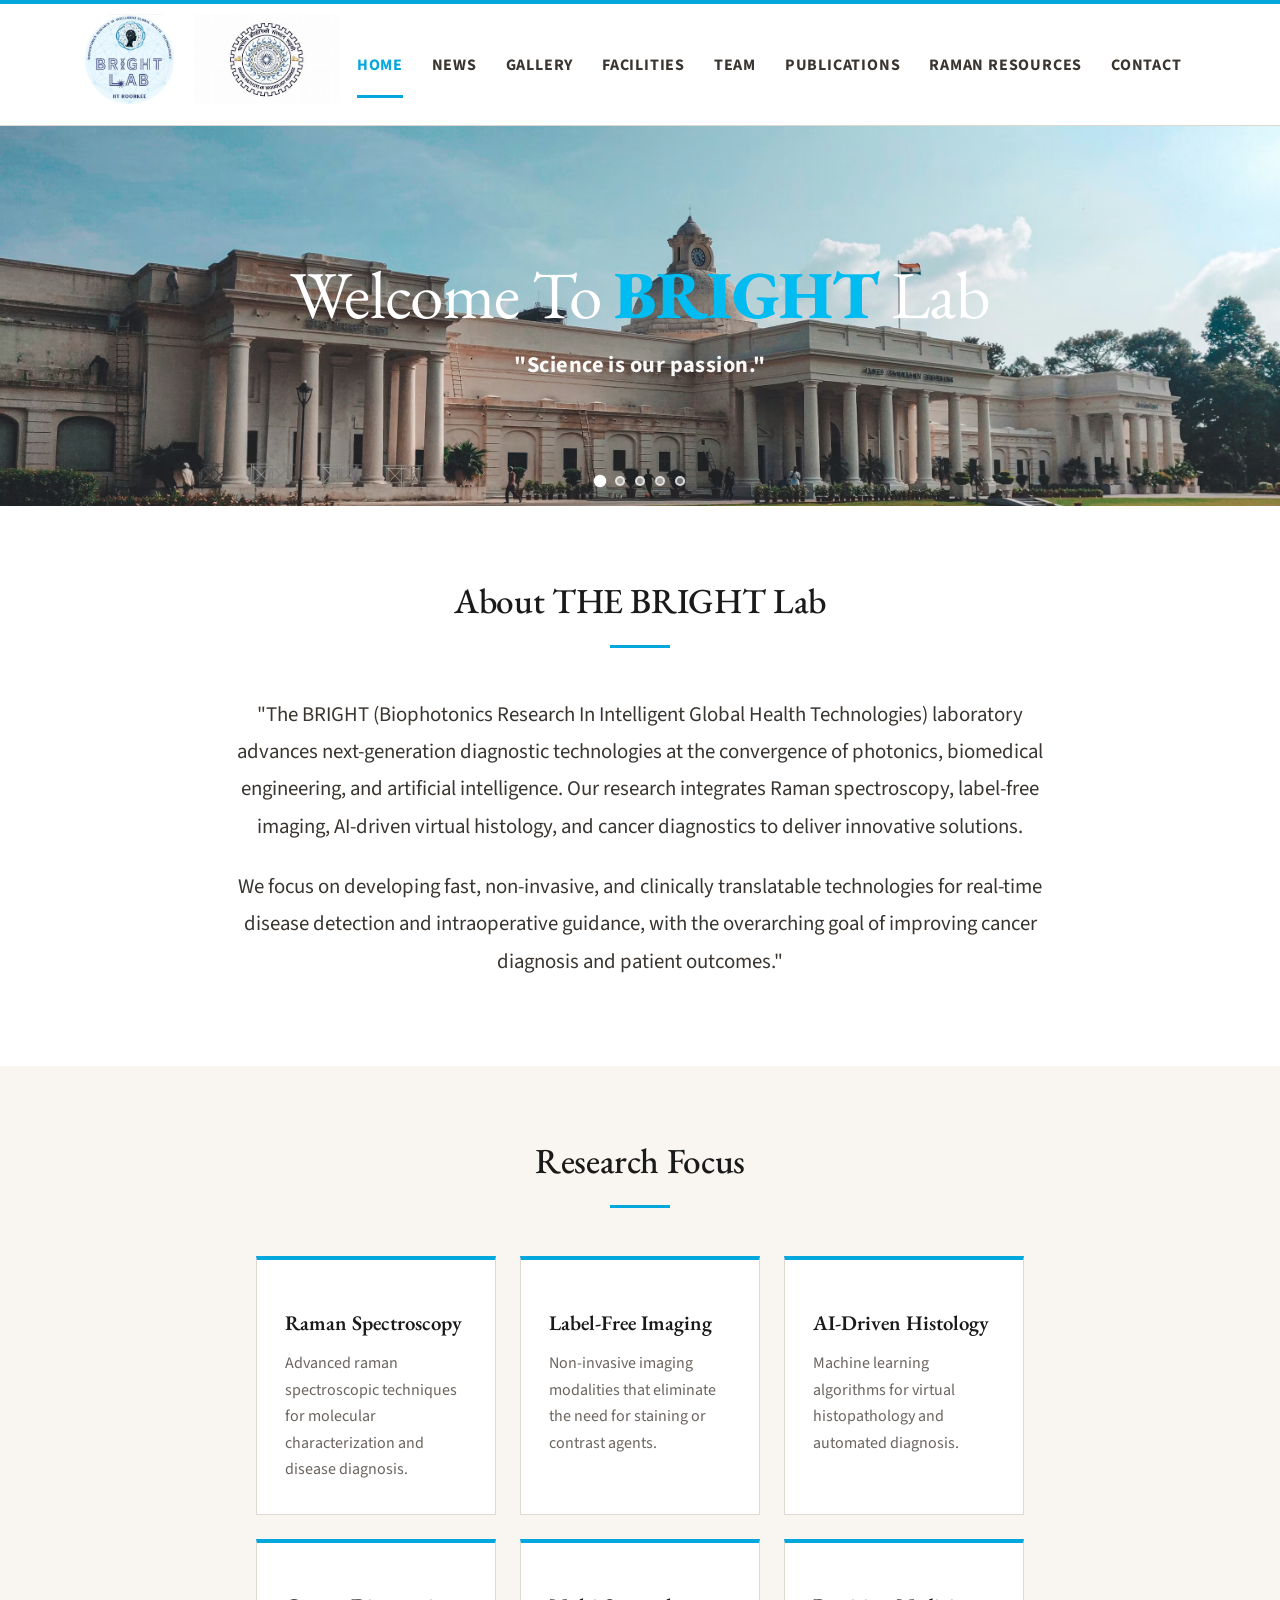
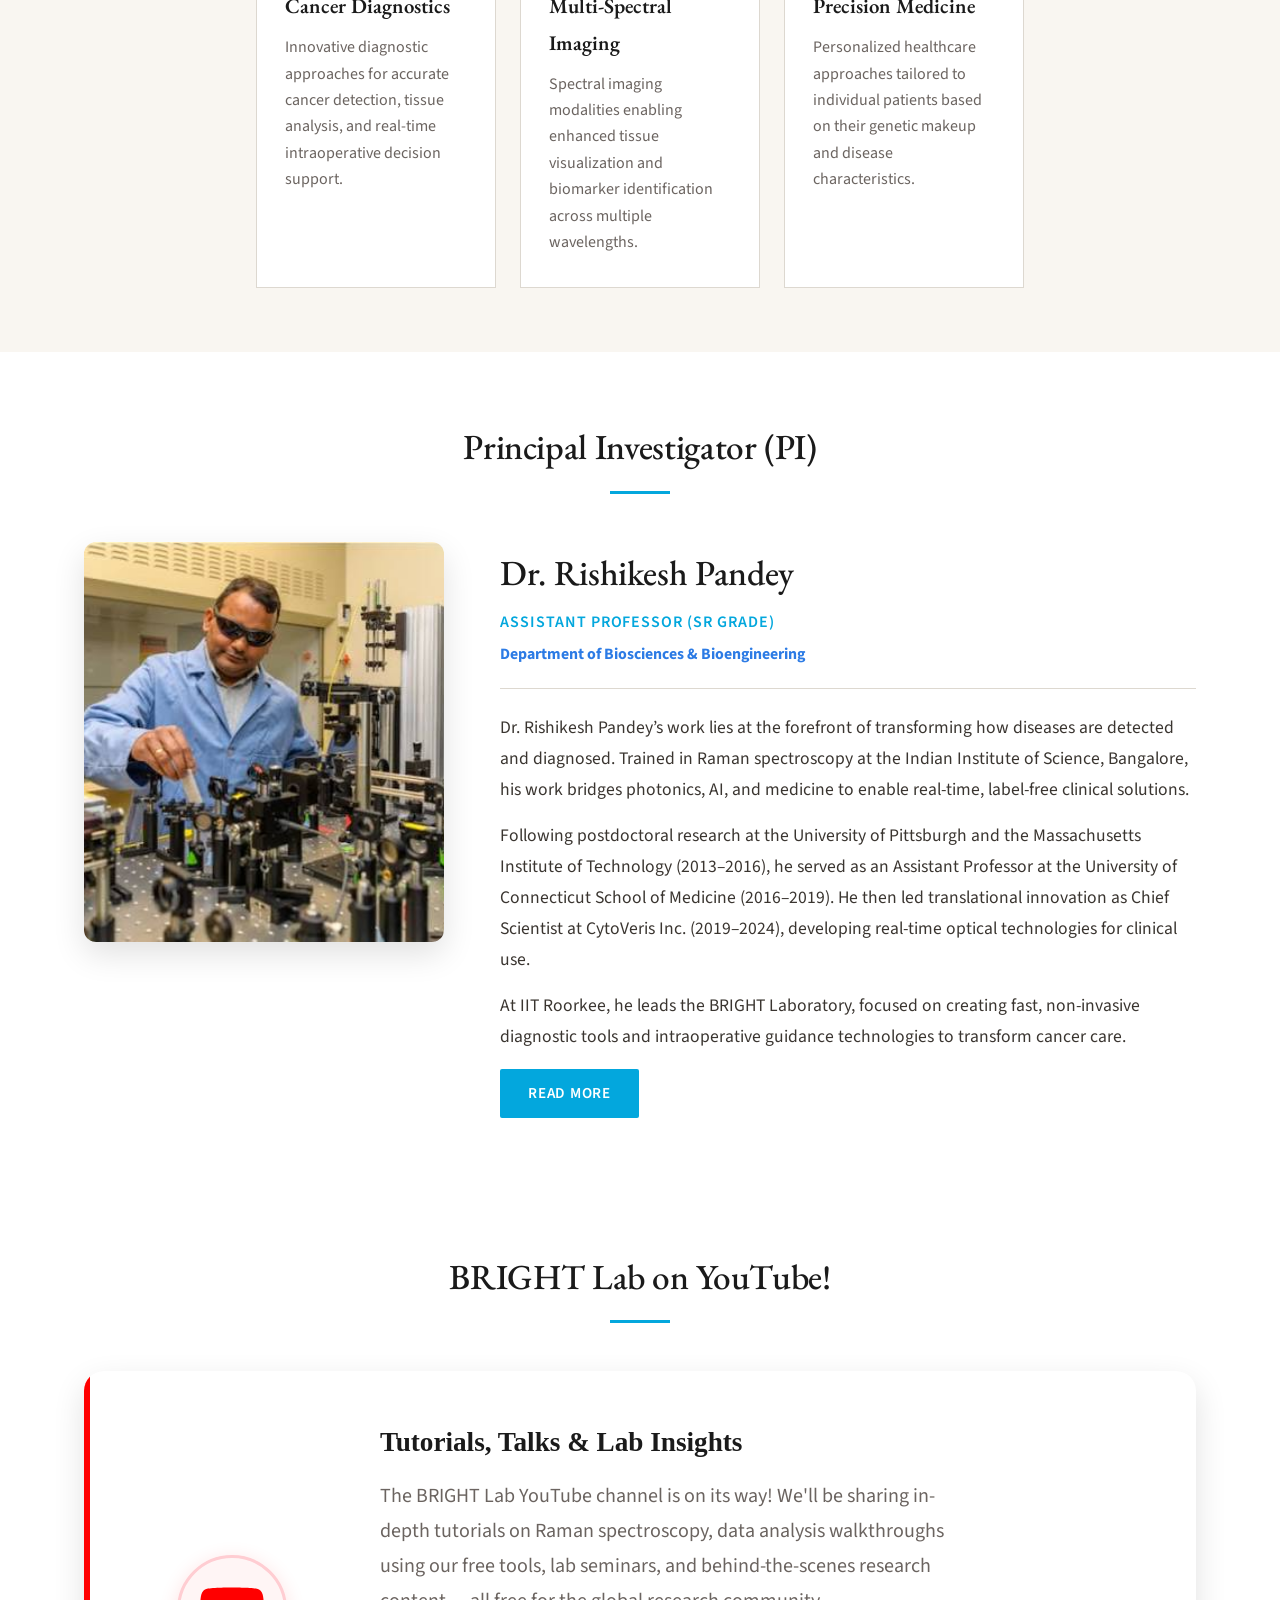
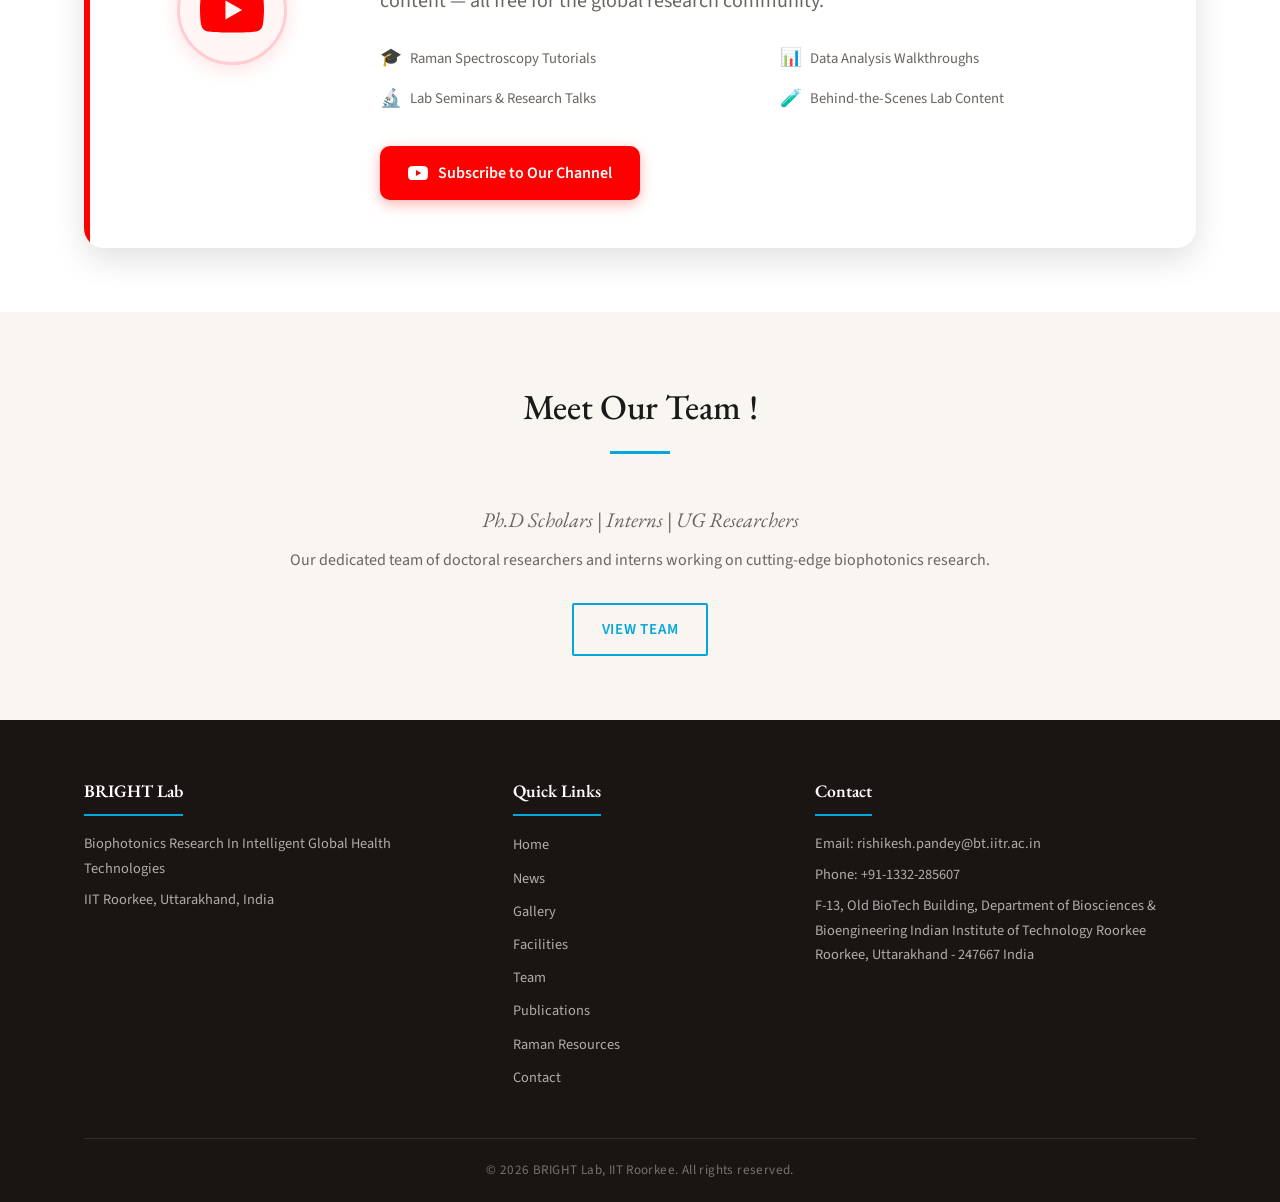
<file: index.html>
<!DOCTYPE html>
<html lang="en">
<head>
    <meta charset="UTF-8">
    <meta name="viewport" content="width=device-width, initial-scale=1.0">
    <title>BRIGHT Lab - IIT Roorkee</title>
    <link rel="stylesheet" href="styles.css">
    <link href="https://fonts.googleapis.com/css2?family=EB+Garamond:ital,wght@0,400;0,500;0,600;0,700;1,400;1,500&family=Source+Sans+3:wght@300;400;500;600;700&display=swap" rel="stylesheet">
</head>
<body>
    <!-- Navigation -->
    <nav class="navbar">
        <div class="container">
            <div class="nav-wrapper">
                <div class="logo-section">
                    <a href="https://www.thebrightlab.in/index.html" target="_blank">
                        <img src="images/brightlablogo.jpeg" alt="BRIGHT Lab" height="70">
                    </a>

                    <a href="https://www.iitr.ac.in/" target="_blank">
                        <img src="images/iitroorkee.jpeg" alt="IIT R" height="70">
                    </a>
                </div>
                <ul class="nav-menu" id="navMenu">
                    <li><a href="index.html" class="active">Home</a> <div class="underline2"></div></li> 
                    <li><a href="news.html">News</a> <div class="underline2"></div></li>
                    <li><a href="Gallery.html">Gallery</a> <div class="underline2"></div></li>
                    <li><a href="facilities.html">Facilities</a> <div class="underline2"></div></li>
                    <li><a href="team.html">Team</a> <div class="underline2"></div></li>
                    <li><a href="publications.html">Publications</a> <div class="underline2"></div></li>
                     <li><a href="raman-resources.html">Raman Resources</a> <div class="underline2"></div></li>
                    <li><a href="contact.html">Contact</a> <div class="underline2"></div></li>
                    
                </ul>
                
                <div class="hamburger" id="hamburger">
                    <span></span>
                    <span></span>
                    <span></span>
                </div>
            </div>
        </div>
    </nav>

    <!-- Hero Section with Slideshow -->
    <section class="hero hero-slideshow">
        <div class="slideshow-bg">
            <div class="slide slide-1 slide-active"></div>
            <div class="slide slide-2"></div>
            <div class="slide slide-3"></div>
            <div class="slide slide-4"></div>
            <div class="slide slide-5"></div>
        </div>
        <div class="slideshow-overlay"></div>
        <div class="hero-content">
            <div class="container">
                <h1 class="hero-title"> Welcome To <span class="bright-text">BRIGHT</span> Lab </h1>
                <p class="hero-subtitle">"Science is our passion."</p>
            </div>
        </div>
        <div class="slide-indicators">
            <span class="dot dot-active" onclick="goToSlide(0)"></span>
            <span class="dot" onclick="goToSlide(1)"></span>
            <span class="dot" onclick="goToSlide(2)"></span>
            <span class="dot" onclick="goToSlide(3)"></span>
            <span class="dot" onclick="goToSlide(4)"></span>
        </div>
    </section>

    

    <!-- Featured Research Image -->
    <!-- <section class="featured-section">
        <div class="container">
            <div class="featured-image-placeholder">
                <img src="images/featured.jpeg" alt="Ms.Komal" style="width: 100%; height: 400px; object-fit: contain; border-radius: 12px;">
                < !-- <p>Featured Research Image</p> -->
                <!-- <small>Replace with actual lab/research image</small> -->
            <!-- </div>
        </div>
    </section>               

    <   !-- About Section -->
    <section class="about-section">
        <div class="container">
            <div class="section-header">
                <h2>About THE BRIGHT Lab</h2>
                <div class="underline"></div>
            </div>
            <div class="about-content">
                <p>"The <span class="bright-text">BRIGHT (Biophotonics Research In Intelligent Global Health Technologies)</span> laboratory advances next-generation diagnostic technologies at the convergence of photonics, biomedical engineering, and artificial intelligence. Our research integrates Raman spectroscopy, label-free imaging, AI-driven virtual histology, and cancer diagnostics to deliver innovative solutions.</p>
                <p>We focus on developing fast, non-invasive, and clinically translatable technologies for real-time disease detection and intraoperative guidance, with the overarching goal of improving cancer diagnosis and patient outcomes."

</p>
            </div>
        </div>
    </section>




    <!-- Research Areas -->
    <section class="research-areas">
        <div class="container">
            <div class="section-header">
                <h2>Research Focus</h2>
                <div class="underline"></div>
            </div>
            <div class="research-grid">
                <div class="research-card">
                    <div class="card-icon"></div>
                    <h3>Raman Spectroscopy</h3>
                    <p>Advanced raman spectroscopic techniques for molecular characterization and disease diagnosis.</p>
                </div>
                <div class="research-card">
                    <div class="card-icon"></div>
                    <h3>Label-Free Imaging</h3>
                    <p>Non-invasive imaging modalities that eliminate the need for staining or contrast agents.</p>
                </div>
                <div class="research-card">
                    <div class="card-icon"></div>
                    <h3>AI-Driven Histology</h3>
                    <p>Machine learning algorithms for virtual histopathology and automated diagnosis.</p>
                </div>
                <div class="research-card">
                    <div class="card-icon"></div>
                    <h3>Cancer Diagnostics</h3>
                    <p>Innovative diagnostic approaches for accurate cancer detection, tissue analysis, and real-time intraoperative decision support.</p>
                </div>
                <div class="research-card">
                    <div class="card-icon"></div>
                    <h3>Multi-Spectral Imaging</h3>
                    <p>Spectral imaging modalities enabling enhanced tissue visualization and biomarker identification across multiple wavelengths.</p>
                </div>
                <div class="research-card">
                    <div class="card-icon"></div>
                    <h3>Precision Medicine</h3>
                    <p>Personalized healthcare approaches tailored to individual patients based on their genetic makeup and disease characteristics.</p>
                </div>
            </div>
        </div>
    </section>

    <!-- Principal Investigator Section -->
    <section class="pi-section">
        <div class="container">
            <div class="section-header">
                <h2>Principal Investigator (PI)</h2>
                <div class="underline"></div>
            </div>
            <div class="pi-content">
                <img src="images/rishikesh2.jpeg" alt="Prof.Rishikesh Pandey" style="width: 100%; height: 400px; object-fit: cover; border-radius: 12px;">
                <div class="pi-info">
                    <h3 class="pi-name">Dr. Rishikesh Pandey</h3>
                    <p class="pi-title">Assistant Professor (Sr Grade)</p>
                    <p class="pi-department">
  <strong>
    <a href="https://iitr.ac.in/Departments/Biosciences%20and%20Bioengineering%20Department/" 
       target="_blank" 
       style="color: #2c7be5; text-decoration: none;">
      Department of Biosciences & Bioengineering
    </a><br>
  </strong>
</p>
                    <div class="pi-bio">
                        <p>Dr. Rishikesh Pandey’s work lies at the forefront of transforming how diseases are detected and diagnosed. Trained in Raman spectroscopy at the Indian Institute of Science, Bangalore, his work bridges photonics, AI, and medicine to enable real-time, label-free clinical solutions.</p>
                        <p>Following postdoctoral research at the University of Pittsburgh and the Massachusetts Institute of Technology (2013–2016), he served as an Assistant Professor at the University of Connecticut School of Medicine (2016–2019). He then led translational innovation as Chief Scientist at CytoVeris Inc. (2019–2024), developing real-time optical technologies for clinical use.</p>
                        <p>At IIT Roorkee, he leads the BRIGHT Laboratory, focused on creating fast, non-invasive diagnostic tools and intraoperative guidance technologies to transform cancer care.</p>
                        <!-- <p>With a prolific publication record and over 4000+ citations on Google Scholar (h-index =27), Dr. Pandey is internationally recognized for his contributions to translating vibrational spectroscopic techniques toward real-time, label-free diagnosis and intraoperative guidance in oncology.</p> -->
                    </div>
                    <a href="team.html" class="btn-primary">Read More</a>
                </div>
            </div>
        </div>
    </section>

     <!-- YouTube Channel Section -->
    <section class="yt-section">
        <div class="container">
            <div class="section-header">
                <h2>BRIGHT Lab on YouTube!</h2>
                <div class="underline"></div>
            </div>
            <div class="yt-card">
                <div class="yt-left">
                    <div class="yt-icon-wrap">
                        <svg xmlns="http://www.w3.org/2000/svg" viewBox="0 0 24 24" fill="#FF0000" width="64" height="64">
                            <path d="M23.498 6.186a3.016 3.016 0 0 0-2.122-2.136C19.505 3.545 12 3.545 12 3.545s-7.505 0-9.377.505A3.017 3.017 0 0 0 .502 6.186C0 8.07 0 12 0 12s0 3.93.502 5.814a3.016 3.016 0 0 0 2.122 2.136c1.871.505 9.376.505 9.376.505s7.505 0 9.377-.505a3.015 3.015 0 0 0 2.122-2.136C24 15.93 24 12 24 12s0-3.93-.502-5.814zM9.545 15.568V8.432L15.818 12l-6.273 3.568z"/>
                        </svg>
                    </div>
                    <!-- <div class="yt-badge"></div> -->
                </div>
                <div class="yt-right">
                    <h3>Tutorials, Talks & Lab Insights</h3>
                    <p>The BRIGHT Lab YouTube channel is on its way! We'll be sharing in-depth tutorials on Raman spectroscopy, data analysis walkthroughs using our free tools, lab seminars, and behind-the-scenes research content — all free for the global research community.</p>
                    <div class="yt-features">
                        <div class="yt-feature-item">
                            <span class="yt-feature-icon">🎓</span>
                            <span>Raman Spectroscopy Tutorials</span>
                        </div>
                        <div class="yt-feature-item">
                            <span class="yt-feature-icon">📊</span>
                            <span>Data Analysis Walkthroughs</span>
                        </div>
                        <div class="yt-feature-item">
                            <span class="yt-feature-icon">🔬</span>
                            <span>Lab Seminars & Research Talks</span>
                        </div>
                        <div class="yt-feature-item">
                            <span class="yt-feature-icon">🧪</span>
                            <span>Behind-the-Scenes Lab Content</span>
                        </div>
                    </div>
                    <a href="https://youtube.com/@brightlab-z5m?si=JOJCGS4BCB8So9l1" target="_blank" class="yt-subscribe-btn">
                        <svg xmlns="http://www.w3.org/2000/svg" viewBox="0 0 24 24" fill="currentColor" width="20" height="20" style="flex-shrink:0;">
                            <path d="M23.498 6.186a3.016 3.016 0 0 0-2.122-2.136C19.505 3.545 12 3.545 12 3.545s-7.505 0-9.377.505A3.017 3.017 0 0 0 .502 6.186C0 8.07 0 12 0 12s0 3.93.502 5.814a3.016 3.016 0 0 0 2.122 2.136c1.871.505 9.376.505 9.376.505s7.505 0 9.377-.505a3.015 3.015 0 0 0 2.122-2.136C24 15.93 24 12 24 12s0-3.93-.502-5.814zM9.545 15.568V8.432L15.818 12l-6.273 3.568z"/>
                        </svg>
                        Subscribe to Our Channel
                    </a>
                </div>
            </div>
        </div>
    </section>


    <!-- Team Preview -->
    <section class="team-preview">
        <div class="container">
            <div class="section-header">
                <h2>Meet Our Team !</h2>
                <div class="underline"></div>
            </div>
            <h3 class="team-category">Ph.D Scholars | Interns | UG Researchers</h3>
            <p class="team-description">Our dedicated team of doctoral researchers and interns working on cutting-edge biophotonics research.</p>
            <a href="team.html" class="btn-secondary">View Team</a>
        </div>
    </section>


    

    <!-- Footer -->
    <footer class="footer">
        <div class="container">
            <div class="footer-content">
                <div class="footer-section">
                    <h4>BRIGHT Lab</h4>
                    <p>Biophotonics Research In Intelligent Global Health Technologies</p>
                    <p>IIT Roorkee, Uttarakhand, India</p>
                </div>
                <div class="footer-section">
                    <h4>Quick Links</h4>
                    <ul>
                        <li><a href="index.html">Home</a></li>
                        <li><a href="news.html">News</a></li>
                        <li><a href="Gallery.html">Gallery</a></li>
                        <li><a href="facilities.html">Facilities</a></li>
                        <li><a href="team.html">Team</a></li>
                        <li><a href="publications.html">Publications</a></li>
                        <li><a href="raman-resources.html">Raman Resources</a></li>
                        <li><a href="contact.html">Contact</a></li>
                    </ul>
                </div>
                <div class="footer-section">
                    <h4>Contact</h4>
                    <p>Email: rishikesh.pandey@bt.iitr.ac.in</p>
                    <p>Phone: +91-1332-285607</p>
                    <p>F-13, Old BioTech Building, Department of Biosciences & Bioengineering
                        Indian Institute of Technology Roorkee
                        Roorkee, Uttarakhand - 247667
                        India
                        
                        </p>
                </div>
            </div>
            <div class="footer-bottom">
                <p>&copy; 2026 BRIGHT Lab, IIT Roorkee. All rights reserved.</p>
            </div>
        </div>
    </footer>

    <script src="script.js"></script>
    <script>
        let currentSlide = 0;
        const slides = document.querySelectorAll('.slideshow-bg .slide');
        const dots = document.querySelectorAll('.slide-indicators .dot');
        function goToSlide(n) {
            slides[currentSlide].classList.remove('slide-active');
            dots[currentSlide].classList.remove('dot-active');
            currentSlide = n;
            slides[currentSlide].classList.add('slide-active');
            dots[currentSlide].classList.add('dot-active');
        }
        slides[0].classList.add('slide-active');
        setInterval(() => goToSlide((currentSlide + 1) % slides.length), 5000);
    </script>
</body>
</html>
</file>
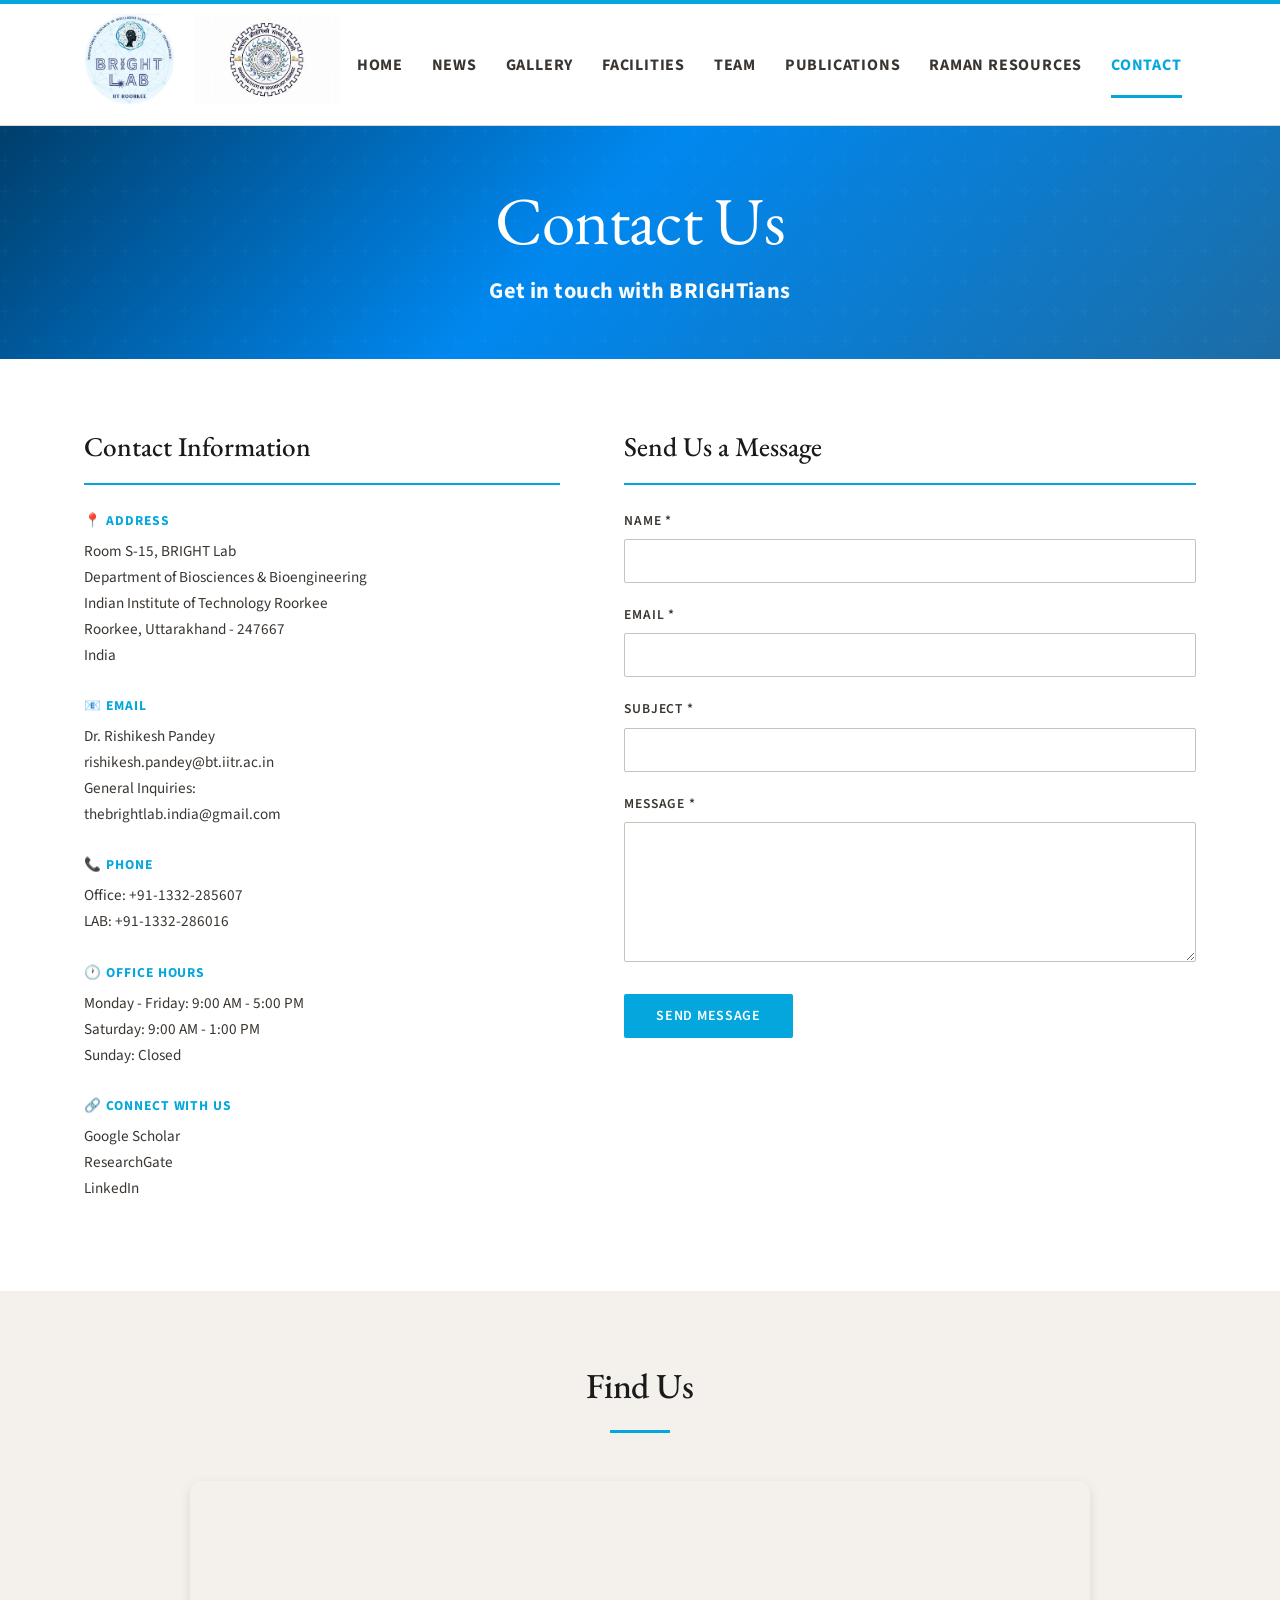
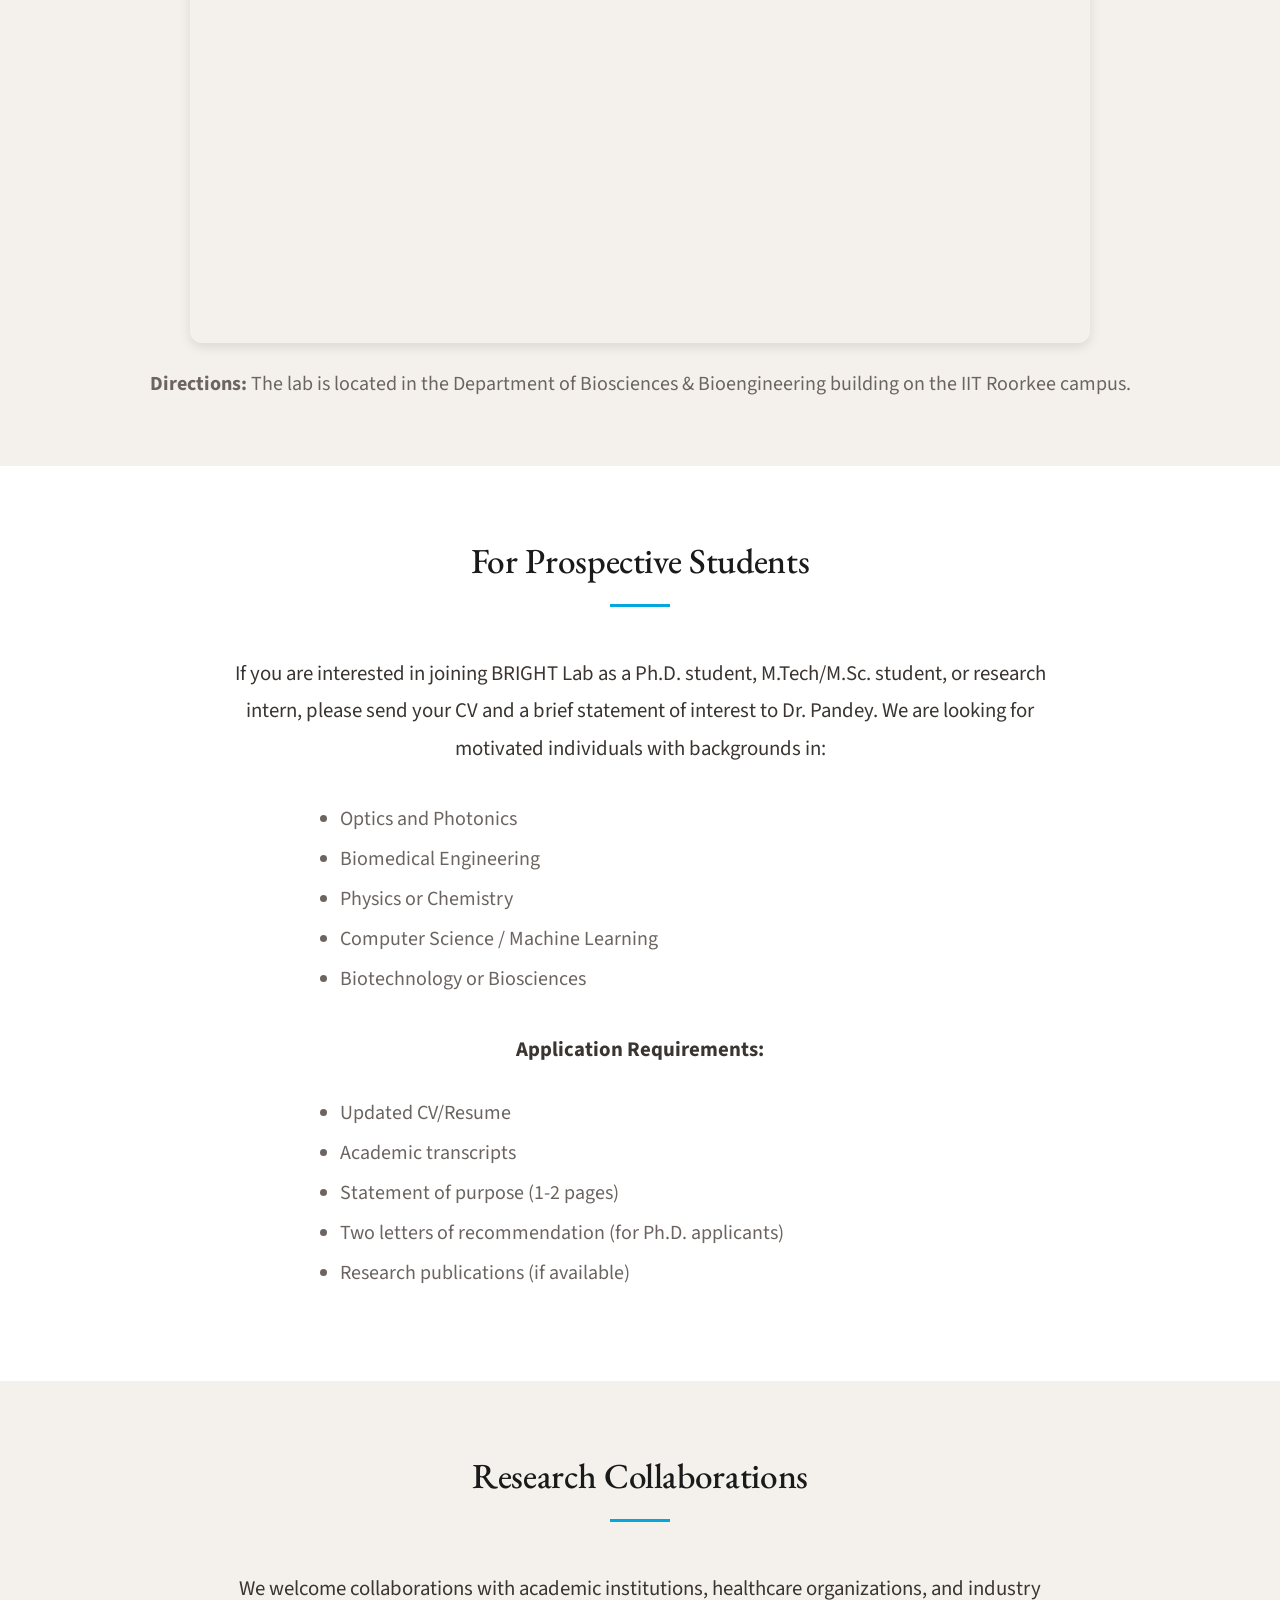
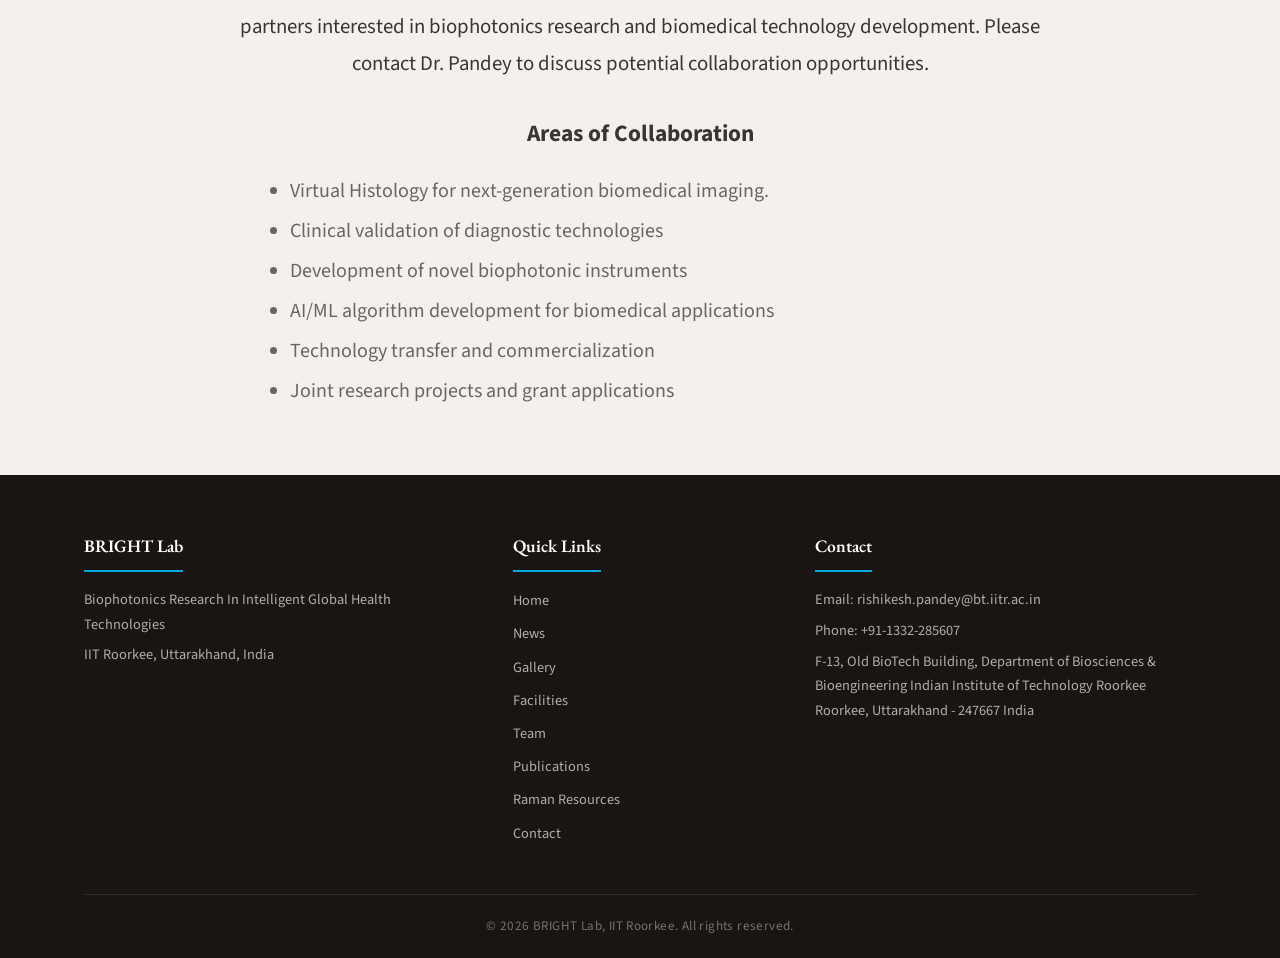
<file: contact.html>
<!DOCTYPE html>
<html lang="en">
<head>
    <meta charset="UTF-8">
    <meta name="viewport" content="width=device-width, initial-scale=1.0">
    <title>Contact - BRIGHT Lab</title>
    <link rel="stylesheet" href="styles.css">
    <link href="https://fonts.googleapis.com/css2?family=EB+Garamond:ital,wght@0,400;0,500;0,600;0,700;1,400;1,500&family=Source+Sans+3:wght@300;400;500;600;700&display=swap" rel="stylesheet">
</head>
<body>
    <!-- Navigation -->
    <nav class="navbar">
        <div class="container">
            <div class="nav-wrapper">
                <div class="logo-section">
                    <a href="https://www.thebrightlab.in/index.html" target="_blank">
                        <img src="images/brightlablogo.jpeg" alt="BRIGHT Lab" height="70">
                    </a>

                    <a href="https://www.iitr.ac.in/" target="_blank">
                        <img src="images/iitroorkee.jpeg" alt="IIT R" height="70">
                    </a>
                </div>
                <ul class="nav-menu" id="navMenu">
                    <li><a href="index.html">Home</a> <div class="underline2"></div></li>
                    <li><a href="news.html">News</a> <div class="underline2"></div></li>
                    <li><a href="Gallery.html">Gallery</a> <div class="underline2"></div></li>
                    <li><a href="facilities.html">Facilities</a> <div class="underline2"></div></li>
                    <li><a href="team.html">Team</a> <div class="underline2"></div></li>
                    <li><a href="publications.html">Publications</a> <div class="underline2"></div></li>
                    <li><a href="raman-resources.html">Raman Resources</a> <div class="underline2"></div></li>
                    <li><a href="contact.html" class="active">Contact</a> <div class="underline2"></div></li>
                </ul>
                <div class="hamburger" id="hamburger">
                    <span></span>
                    <span></span>
                    <span></span>
                </div>
            </div>
        </div>
    </nav>

    <!-- Page Header -->
    <section class="hero">
        <div class="container">
            <h1 class="hero-title">Contact Us</h1>
            <p class="hero-subtitle">Get in touch with BRIGHTians</p>
        </div>
    </section>

    <!-- Contact Section -->
    <section class="contact-section">
        <div class="container">
            <div class="contact-grid">
                <!-- Contact Information -->
                <div class="contact-info">
                    <h3>Contact Information</h3>
                    
                    <div class="contact-item">
                        <h4>📍 Address</h4>
                        <p>Room S-15, BRIGHT Lab<br>
                        Department of Biosciences & Bioengineering<br>
                        Indian Institute of Technology Roorkee<br>
                        Roorkee, Uttarakhand - 247667<br>
                        India</p>
                    </div>

                    <div class="contact-item">
                        <h4>📧 Email</h4>
                        <p>Dr. Rishikesh Pandey<br>
                        <a href="mailto:rishikesh.pandey@bt.iitr.ac.in" style="color: var(--primary-color);">rishikesh.pandey@bt.iitr.ac.in</a></p>
                        <p>General Inquiries:<br>
                        <a href="mailto:thebrightlab.india@gmail.com" style="color: var(--primary-color);">thebrightlab.india@gmail.com</a></p>
                    </div>

                    <div class="contact-item">
                        <h4>📞 Phone</h4>
                        <p>Office: +91-1332-285607<br>
                        LAB: +91-1332-286016</p>
                    </div>

                    <div class="contact-item">
                        <h4>🕐 Office Hours</h4>
                        <p>Monday - Friday: 9:00 AM - 5:00 PM<br>
                        Saturday: 9:00 AM - 1:00 PM<br>
                        Sunday: Closed</p>
                    </div>

                    <div class="contact-item">
                        <h4>🔗 Connect With Us</h4>
                        <p>
                            <a href="https://scholar.google.com/citations?user=wy8rKtwAAAAJ&hl=en" style="color: var(--primary-color); margin-right: 1rem;">Google Scholar</a><br>
                            <a href="https://www.researchgate.net/profile/Rishikesh-Pandey-4" style="color: var(--primary-color); margin-right: 1rem;">ResearchGate</a><br>
                            <a href="https://www.linkedin.com/in/rishikesh-pandey-phd-962a4a7b?utm_source=share&utm_campaign=share_via&utm_content=profile&utm_medium=android_app" style="color: var(--primary-color); margin-right: 1rem;">LinkedIn</a><br>
                            <!-- <a href="#" style="color: var(--primary-color);">Twitter</a> -->
                        </p>
                    </div>
                </div>

                <!-- Contact Form -->
                <div class="contact-form">
                    <h3>Send Us a Message</h3>
                
                    <form action="https://formspree.io/f/xaqpaolj" method="POST">
                
                        <!-- spam protection -->
                        <input type="text" name="_gotcha" style="display:none">
                
                        <div class="form-group">
                            <label for="name">Name *</label>
                            <input type="text" id="name" name="name" required>
                        </div>
                
                        <div class="form-group">
                            <label for="email">Email *</label>
                            <input type="email" id="email" name="email" required>
                        </div>
                
                        <div class="form-group">
                            <label for="subject">Subject *</label>
                            <input type="text" id="subject" name="subject" required>
                        </div>
                
                        <div class="form-group">
                            <label for="message">Message *</label>
                            <textarea id="message" name="message" required></textarea>
                        </div>
                
                        <button type="submit" class="submit-btn">Send Message</button>
                
                    </form>
                </div>
            </div>
        </div>
    </section>

    <!-- Map Section -->
    <!-- Map Section -->
    <section class="team-section" style="background-color: var(--light-bg);">
        <div class="container">
            <div class="section-header">
                <h2>Find Us</h2>
                <div class="underline"></div>
            </div>

            <div style="text-align: center; margin-top: 2rem;">

                <!-- Google Map -->
                <div style="border-radius: 12px; overflow: hidden; max-width: 900px; margin: auto; box-shadow: 0 4px 12px rgba(0,0,0,0.1);">
                    
                    <iframe 
                        src="https://www.google.com/maps/embed?pb=!1m18!1m12!1m3!1d3460.0703690536025!2d77.88899727533753!3d29.86224437501581!2m3!1f0!2f0!3f0!3m2!1i1024!2i768!4f13.1!3m3!1m2!1s0x390eb3708add70cd%3A0x2962c1ad99625236!2sDepartment%20of%20Biosciences%20and%20Bioengineering%2C%20IIT%20Roorkee!5e0!3m2!1sen!2sin!4v1773575373389!5m2!1sen!2sin"
                        width="100%"
                        height="450"
                        style="border:0;"
                        allowfullscreen=""
                        loading="lazy"
                        referrerpolicy="no-referrer-when-downgrade">
                    </iframe>

                </div>

                <!-- Directions Text -->
                <p style="margin-top: 1.5rem; color: var(--text-light);">
                    <strong>Directions:</strong> The lab is located in the Department of Biosciences & Bioengineering building on the IIT Roorkee campus.
                </p>

            </div>
        </div>
    </section>

    <!-- Prospective Students -->
    <section class="contact-section">
        <div class="container">
            <div class="section-header">
                <h2>For Prospective Students</h2>
                <div class="underline"></div>
            </div>

            <div class="about-content">
                <p>If you are interested in joining BRIGHT Lab as a Ph.D. student, M.Tech/M.Sc. student, or research intern, please send your CV and a brief statement of interest to Dr. Pandey. We are looking for motivated individuals with backgrounds in:</p>
                
                <ul style="text-align: left; max-width: 600px; margin: 2rem auto; color: var(--text-light); line-height: 2;">
                    <li>Optics and Photonics</li>
                    <li>Biomedical Engineering</li>
                    <li>Physics or Chemistry</li>
                    <li>Computer Science / Machine Learning</li>
                    <li>Biotechnology or Biosciences</li>
                </ul>

                <p style="margin-top: 2rem;"><strong>Application Requirements:</strong></p>
                <ul style="text-align: left; max-width: 600px; margin: 1.5rem auto; color: var(--text-light); line-height: 2;">
                    <li>Updated CV/Resume</li>
                    <li>Academic transcripts</li>
                    <li>Statement of purpose (1-2 pages)</li>
                    <li>Two letters of recommendation (for Ph.D. applicants)</li>
                    <li>Research publications (if available)</li>
                </ul>
            </div>
        </div>
    </section>

    <!-- Collaborations -->
    <section class="team-section" style="background-color: var(--light-bg);">
        <div class="container">
            <div class="section-header">
                <h2>Research Collaborations</h2>
                <div class="underline"></div>
            </div>

            <div class="about-content">
                <p>We welcome collaborations with academic institutions, healthcare organizations, and industry partners interested in biophotonics research and biomedical technology development. Please contact Dr. Pandey to discuss potential collaboration opportunities.</p>
                
                <div style="margin-top: 2rem;">
                    <h3 style="color: var(--primary-color); margin-bottom: 1rem;">Areas of Collaboration</h3>
                    <ul style="text-align: left; max-width: 700px; margin: 0 auto; color: var(--text-light); line-height: 2;">
                        <li>Virtual Histology for next-generation biomedical imaging.</li>
                        <li>Clinical validation of diagnostic technologies</li>
                        <li>Development of novel biophotonic instruments</li>
                        <li>AI/ML algorithm development for biomedical applications</li>
                        <li>Technology transfer and commercialization</li>
                        <li>Joint research projects and grant applications</li>
                    </ul>
                </div>
            </div>
        </div>
    </section>

    <!-- Footer -->
    <footer class="footer">
        <div class="container">
            <div class="footer-content">
                <div class="footer-section">
                    <h4>BRIGHT Lab</h4>
                    <p>Biophotonics Research In Intelligent Global Health Technologies</p>
                    <p>IIT Roorkee, Uttarakhand, India</p>
                </div>
                <div class="footer-section">
                    <h4>Quick Links</h4>
                    <ul>
                        <li><a href="index.html">Home</a></li>
                        <li><a href="news.html">News</a></li>
                        <li><a href="Gallery.html">Gallery</a></li>
                        <li><a href="facilities.html">Facilities</a></li>
                        <li><a href="team.html">Team</a></li>
                        <li><a href="publications.html">Publications</a></li>
                        <li><a href="raman-resources.html">Raman Resources</a></li>
                        <li><a href="contact.html">Contact</a></li>
                    </ul>
                </div>
                <div class="footer-section">
                    <h4>Contact</h4>
                    <p>Email: rishikesh.pandey@bt.iitr.ac.in</p>
                    <p>Phone: +91-1332-285607</p>
                    <p>F-13, Old BioTech Building, Department of Biosciences & Bioengineering
                        Indian Institute of Technology Roorkee
                        Roorkee, Uttarakhand - 247667
                        India
                        
                        </p>
                </div>
            </div>
            <div class="footer-bottom">
                <p>&copy; 2026 BRIGHT Lab, IIT Roorkee. All rights reserved.</p>
            </div>
        </div>
    </footer>

    <script src="script.js"></script>
</body>
</html>
</file>
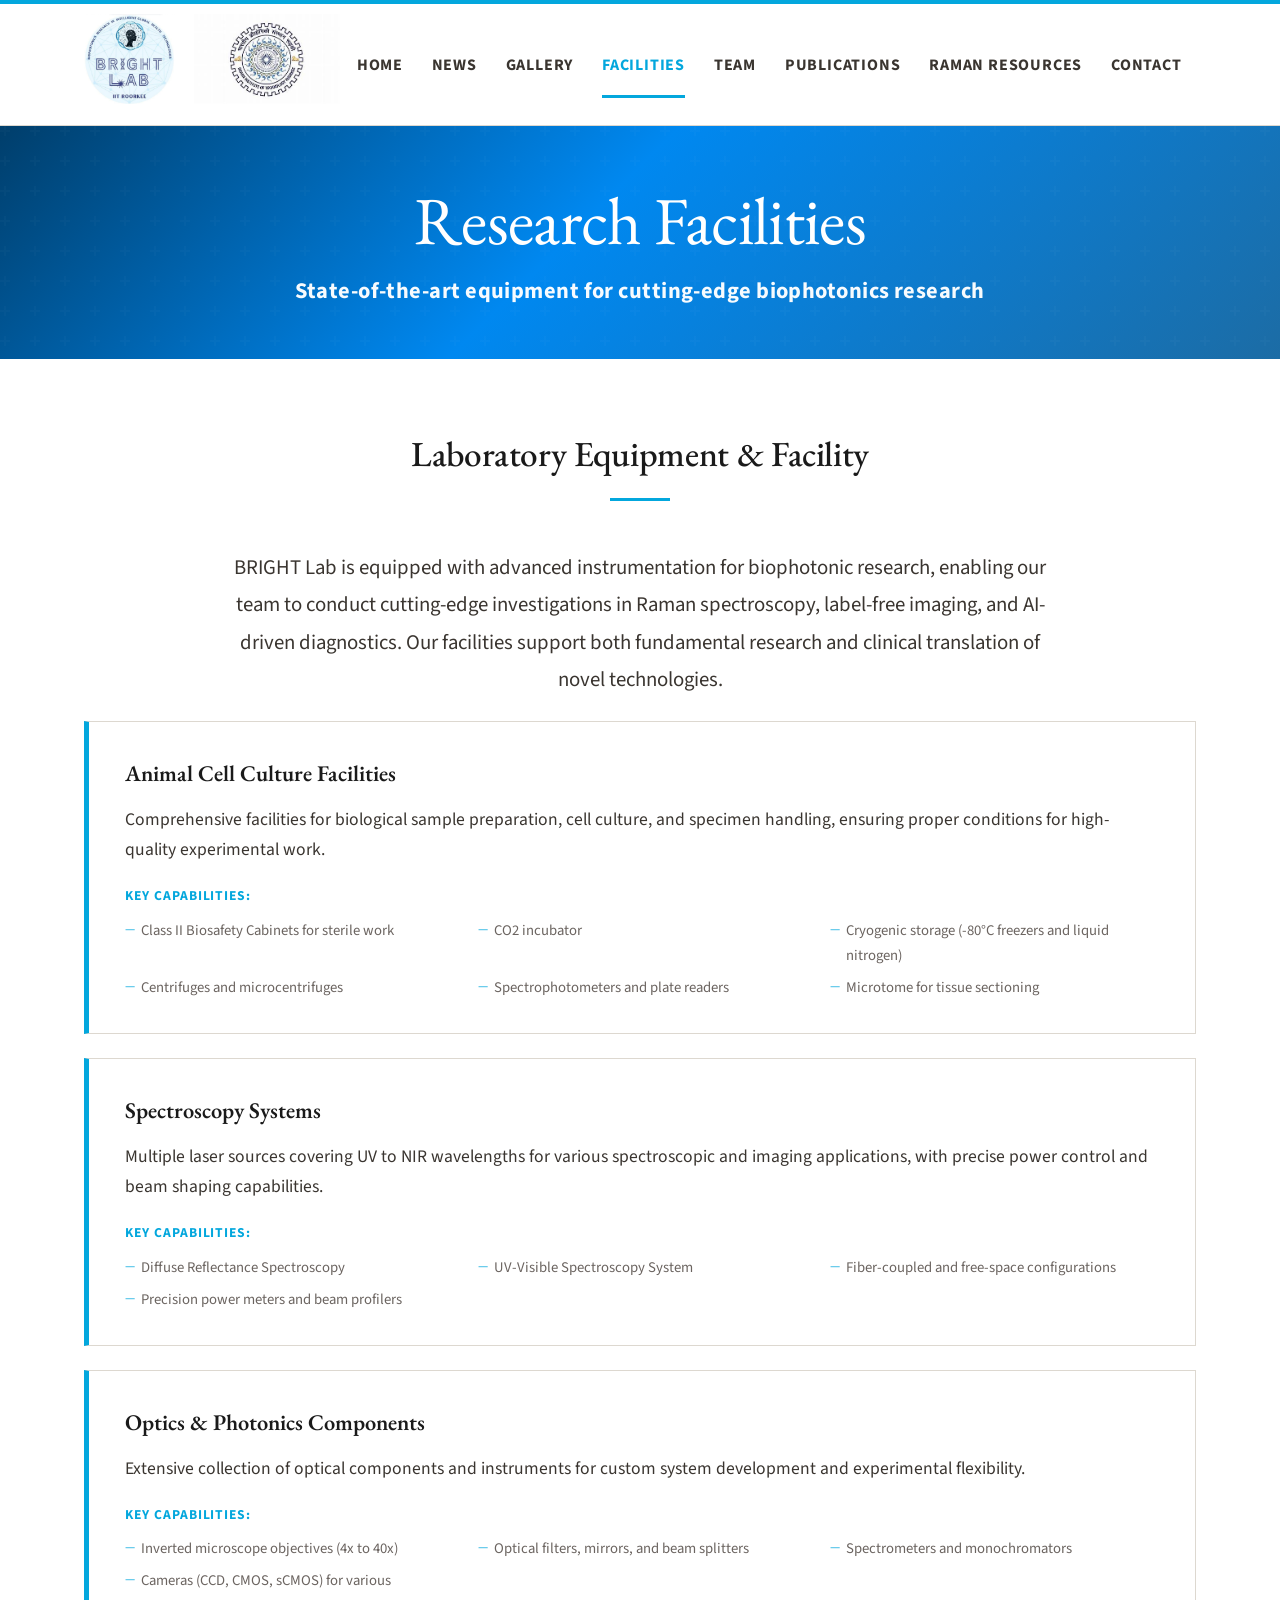
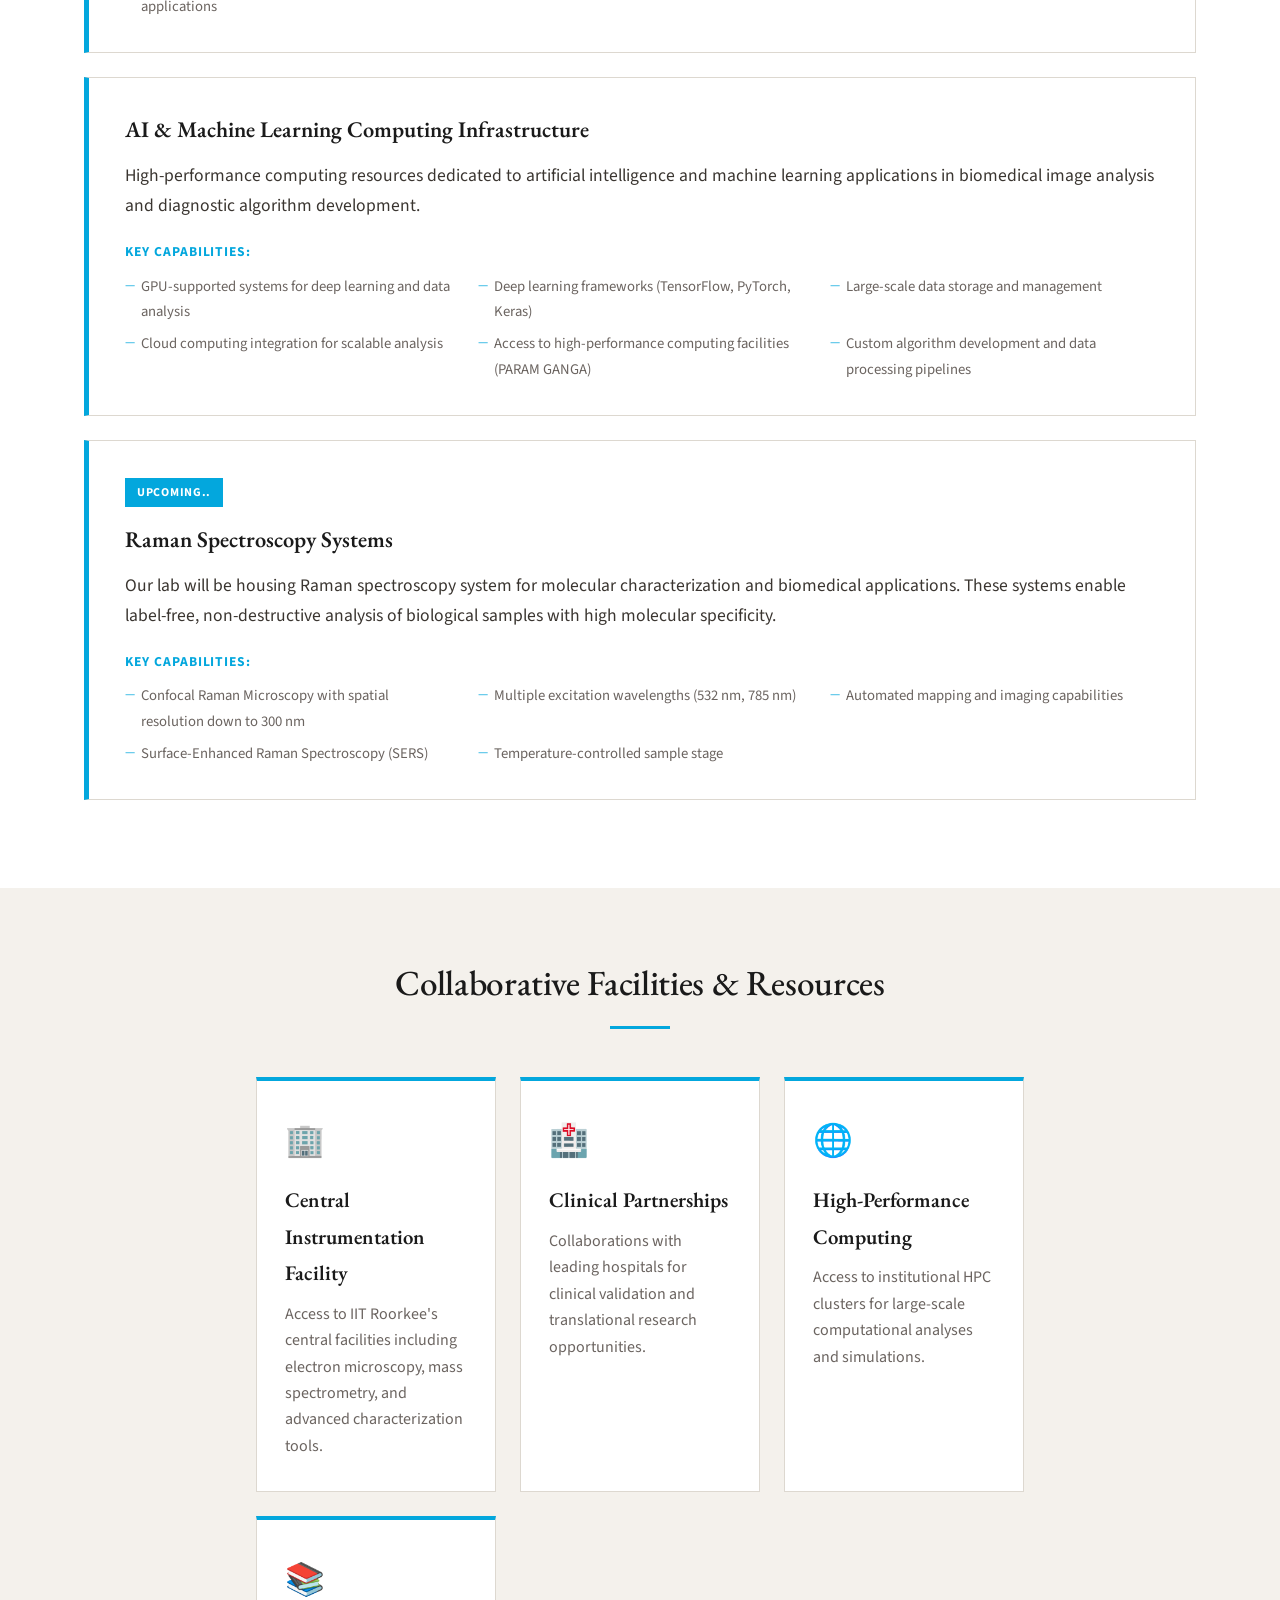
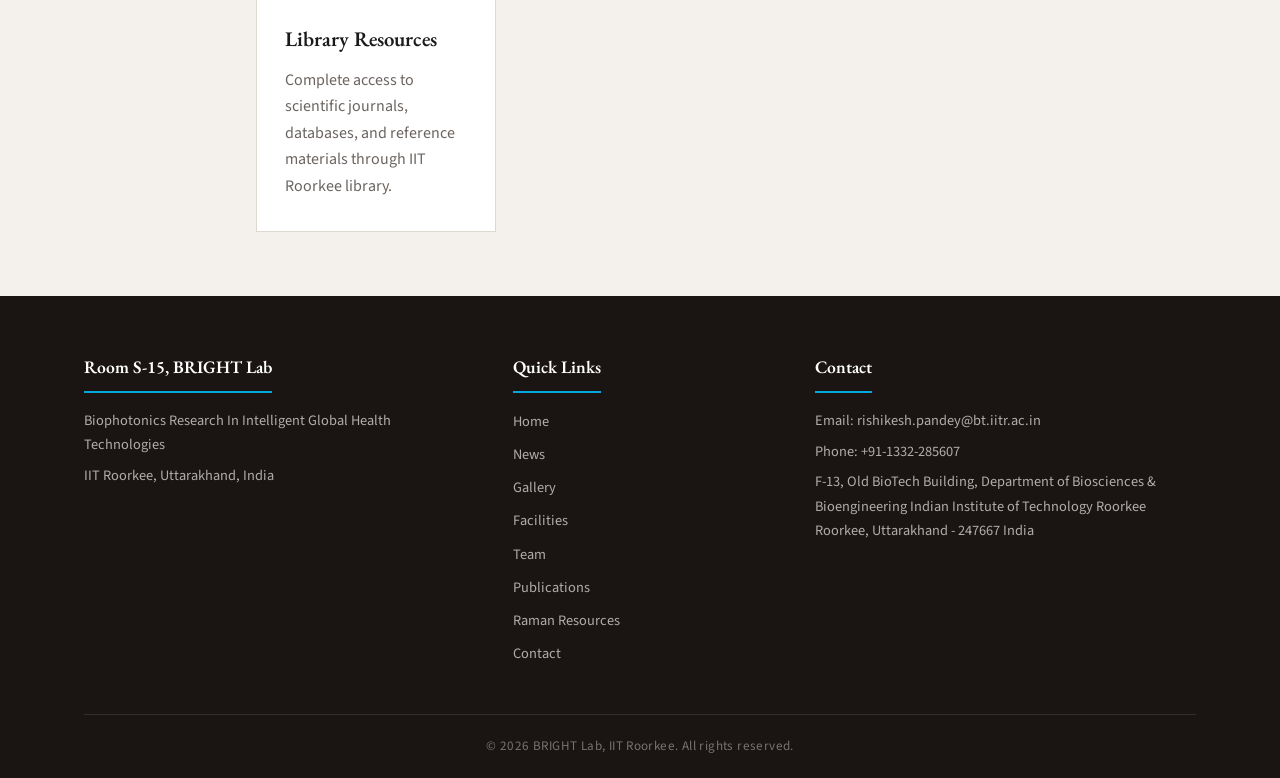
<file: facilities.html>
<!DOCTYPE html>
<html lang="en">
<head>
    <meta charset="UTF-8">
    <meta name="viewport" content="width=device-width, initial-scale=1.0">
    <title>Facilities - BRIGHT Lab</title>
    <link rel="stylesheet" href="styles.css">
    <link href="https://fonts.googleapis.com/css2?family=EB+Garamond:ital,wght@0,400;0,500;0,600;0,700;1,400;1,500&family=Source+Sans+3:wght@300;400;500;600;700&display=swap" rel="stylesheet">
</head>
<body>
    <!-- Navigation -->
    <nav class="navbar">
        <div class="container">
            <div class="nav-wrapper">
                <div class="logo-section">
                    <a href="https://www.thebrightlab.in/index.html" target="_blank">
                        <img src="images/brightlablogo.jpeg" alt="BRIGHT Lab" height="70">
                    </a>

                    <a href="https://www.iitr.ac.in/" target="_blank">
                        <img src="images/iitroorkee.jpeg" alt="IIT R" height="70">
                    </a>
                </div>
                <ul class="nav-menu" id="navMenu">
                    <li><a href="index.html">Home</a> <div class="underline2"></div></li>
                    <li><a href="news.html">News</a> <div class="underline2"></div></li>
                    <li><a href="Gallery.html">Gallery</a> <div class="underline2"></div></li>
                    <li><a href="facilities.html" class="active">Facilities</a> <div class="underline2"></div></li>
                    <li><a href="team.html">Team</a> <div class="underline2"></div></li>
                    <li><a href="publications.html">Publications</a> <div class="underline2"></div></li>
                    <li><a href="raman-resources.html">Raman Resources</a> <div class="underline2"></div></li>
                    <li><a href="contact.html">Contact</a> <div class="underline2"></div></li>
                </ul>
                <div class="hamburger" id="hamburger">
                    <span></span>
                    <span></span>
                    <span></span>
                </div>
            </div>
        </div>
    </nav>

    <!-- Page Header -->
    <section class="hero">
        <div class="container">
            <h1 class="hero-title">Research Facilities</h1>
            <p class="hero-subtitle">State-of-the-art equipment for cutting-edge biophotonics research</p>
        </div>
    </section>

    <!-- Facilities Overview -->
    <section class="facilities-section">
        <div class="container">
            <div class="section-header">
                <h2>Laboratory Equipment & Facility</h2>
                <div class="underline"></div>
            </div>

            <div class="about-content">
                <p>BRIGHT Lab is equipped with advanced instrumentation for biophotonic research, enabling our team to conduct cutting-edge investigations in Raman spectroscopy, label-free imaging, and AI-driven diagnostics. Our facilities support both fundamental research and clinical translation of novel technologies.</p>
            </div>

            <!-- Facility 1: Raman Spectroscopy -->
            

            <!-- Facility 2: Optical Imaging -->
            <!-- <div class="facility-item"> -->
                <!-- <h3>📸 Advanced Optical Imaging Systems</h3>
                <p class="facility-description">
                    High-resolution optical imaging platforms for label-free visualization and quantitative analysis of biological specimens. Our imaging systems support multiple modalities for comprehensive tissue characterization.
                </p>
                <div class="facility-specs">
                    <h4>Key Capabilities:</h4>
                    <ul>
                        <li>Quantitative Phase Imaging (QPI) microscopy</li>
                        <li>Fluorescence microscopy with multi-channel detection</li>
                        <li>Brightfield and darkfield imaging</li>
                        <li>High-speed imaging up to 1000 fps</li>
                        <li>Automated image acquisition and stitching</li>
                        <li>Live-cell imaging with environmental control</li>
                    </ul>
                </div>
            </div> -->

    

            <!-- Facility 4: Sample Preparation -->
            <div class="facility-item">
                <h3> Animal Cell Culture Facilities</h3>
                <p class="facility-description">
                    Comprehensive facilities for biological sample preparation, cell culture, and specimen handling, ensuring proper conditions for high-quality experimental work.
                </p>
                <div class="facility-specs">
                    <h4>Key Capabilities:</h4>
                    <ul>
                        <li>Class II Biosafety Cabinets for sterile work</li>
                        <li>CO2 incubator</li>
                        <li>Cryogenic storage (-80°C freezers and liquid nitrogen)</li>
                        <li>Centrifuges and microcentrifuges</li>
                        <li>Spectrophotometers and plate readers</li>
                        <li>Microtome for tissue sectioning</li>
                    </ul>
                </div>
            </div>

            <!-- Facility 5: Laser Systems -->
            <div class="facility-item">
                <h3> Spectroscopy Systems</h3>
                <p class="facility-description">
                    Multiple laser sources covering UV to NIR wavelengths for various spectroscopic and imaging applications, with precise power control and beam shaping capabilities.
                </p>
                <div class="facility-specs">
                    <h4>Key Capabilities:</h4>
                    <ul>
                        <li>Diffuse Reflectance Spectroscopy</li>
                        <li>UV-Visible Spectroscopy System</li>
                        <li>Fiber-coupled and free-space configurations</li>
                        <li>Precision power meters and beam profilers</li>
                        <!-- <li>Optical isolators and beam shaping optics</li> -->
                        <!-- <li>Wavelength-tunable systems</li> -->
                    </ul>
                </div>
            </div>

            <!-- Facility 6: Optical Components -->
            <div class="facility-item">
                <h3> Optics & Photonics Components</h3>
                <p class="facility-description">
                    Extensive collection of optical components and instruments for custom system development and experimental flexibility.
                </p>
                <div class="facility-specs">
                    <h4>Key Capabilities:</h4>
                    <ul>
                        <li>Inverted microscope objectives (4x to 40x)</li>
                        <li>Optical filters, mirrors, and beam splitters</li>
                        <li>Spectrometers and monochromators</li>
                        <li>Cameras (CCD, CMOS, sCMOS) for various applications</li>
                        <!-- <li>Fiber optics and coupling systems</li> -->
                        <!-- <li>Motorized stages and translation systems</li> -->
                    </ul>
                </div>
            </div>

                    <!-- Facility 3: AI/ML Computing -->
                    <div class="facility-item">
                        <h3> AI & Machine Learning Computing Infrastructure</h3>
                        <p class="facility-description">
                            High-performance computing resources dedicated to artificial intelligence and machine learning applications in biomedical image analysis and diagnostic algorithm development.
                        </p>
                        <div class="facility-specs">
                            <h4>Key Capabilities:</h4>
                            <ul>
                                <li>GPU-supported systems for deep learning and data analysis</li>
                                <li>Deep learning frameworks (TensorFlow, PyTorch, Keras)</li>
                                <li>Large-scale data storage and management</li>
                                <li>Cloud computing integration for scalable analysis</li>
                                <li>Access to high-performance computing facilities (PARAM GANGA)</li>
                                <li>Custom algorithm development and data processing pipelines</li>
                            </ul>
                        </div>
                    </div>

                    <div class="facility-item">
                <span class="facility-icon"><strong>UPCOMING..</strong></span>
                
                <h3> Raman Spectroscopy Systems</h3>
                <p class="facility-description">
                    Our lab will be housing Raman spectroscopy system for molecular characterization and biomedical applications. These systems enable label-free, non-destructive analysis of biological samples with high molecular specificity.
                </p>
                <div class="facility-specs">
                    <h4>Key Capabilities:</h4>
                    <ul>
                        <li>Confocal Raman Microscopy with spatial resolution down to 300 nm</li>
                        <li>Multiple excitation wavelengths (532 nm, 785 nm)</li>
                        <li>Automated mapping and imaging capabilities</li>
                        <li>Surface-Enhanced Raman Spectroscopy (SERS)</li>
                        <li>Temperature-controlled sample stage</li>
                        <!-- <li>Integration with microfluidic systems for live-cell analysis</li> -->
                    </ul>
                    
                </div>
                
            </div>
        </div>
    </section>

    <!-- Collaborative Facilities -->
    <section class="team-section" style="background-color: var(--light-bg);">
        <div class="container">
            <div class="section-header">
                <h2>Collaborative Facilities & Resources</h2>
                <div class="underline"></div>
            </div>
            
            <div class="research-grid">
                <div class="research-card">
                    <div class="card-icon">🏢</div>
                    <h3>Central Instrumentation Facility</h3>
                    <p>Access to IIT Roorkee's central facilities including electron microscopy, mass spectrometry, and advanced characterization tools.</p>
                </div>
                <div class="research-card">
                    <div class="card-icon">🏥</div>
                    <h3>Clinical Partnerships</h3>
                    <p>Collaborations with leading hospitals for clinical validation and translational research opportunities.</p>
                </div>
                <div class="research-card">
                    <div class="card-icon">🌐</div>
                    <h3>High-Performance Computing</h3>
                    <p>Access to institutional HPC clusters for large-scale computational analyses and simulations.</p>
                </div>
                <div class="research-card">
                    <div class="card-icon">📚</div>
                    <h3>Library Resources</h3>
                    <p>Complete access to scientific journals, databases, and reference materials through IIT Roorkee library.</p>
                </div>
            </div>
        </div>
    </section>

    <!-- Safety & Training
    <section class="facilities-section">
        <div class="container">
            <div class="section-header">
                <h2>Safety & Training</h2>
                <div class="underline"></div>
            </div>

            <div class="about-content">
                <p>All lab members receive comprehensive training in equipment operation, safety protocols, and best practices. Our lab maintains strict safety standards and follows all institutional guidelines for biological, chemical, and laser safety.</p>
                
                <div style="margin-top: 2rem;">
                    <h3 style="color: var(--primary-color); margin-bottom: 1rem;">Training Programs</h3>
                    <ul style="text-align: left; max-width: 700px; margin: 0 auto; color: var(--text-light); line-height: 2;">
                        <li>Laser safety certification</li>
                        <li>Biosafety training for cell culture work</li>
                        <li>Equipment-specific operation training</li>
                        <li>Data management and analysis workshops</li>
                        <li>Regular safety refresher courses</li>
                    </ul>
                </div>
            </div>
        </div>
    </section> -->

    <!-- Footer -->
    <footer class="footer">
        <div class="container">
            <div class="footer-content">
                <div class="footer-section">
                    <h4>Room S-15, BRIGHT Lab</h4>
                    <p>Biophotonics Research In Intelligent Global Health Technologies</p>
                    <p>IIT Roorkee, Uttarakhand, India</p>
                </div>
                <div class="footer-section">
                    <h4>Quick Links</h4>
                    <ul>
                        <li><a href="index.html">Home</a></li>
                        <li><a href="news.html">News</a></li>
                        <li><a href="Gallery.html">Gallery</a></li>
                        <li><a href="facilities.html">Facilities</a></li>
                        <li><a href="team.html">Team</a></li>
                        <li><a href="publications.html">Publications</a></li>
                        <li><a href="raman-resources.html">Raman Resources</a></li>
                        <li><a href="contact.html">Contact</a></li>
                    </ul>
                </div>
                <div class="footer-section">
                    <h4>Contact</h4>
                    <p>Email: rishikesh.pandey@bt.iitr.ac.in</p>
                    <p>Phone: +91-1332-285607</p>
                    <p>F-13, Old BioTech Building, Department of Biosciences & Bioengineering
                        Indian Institute of Technology Roorkee
                        Roorkee, Uttarakhand - 247667
                        India
                        
                        </p>
                </div>
            </div>
            <div class="footer-bottom">
                <p>&copy; 2026 BRIGHT Lab, IIT Roorkee. All rights reserved.</p>
            </div>
        </div>
    </footer>

    <script src="script.js"></script>
</body>
</html>
</file>
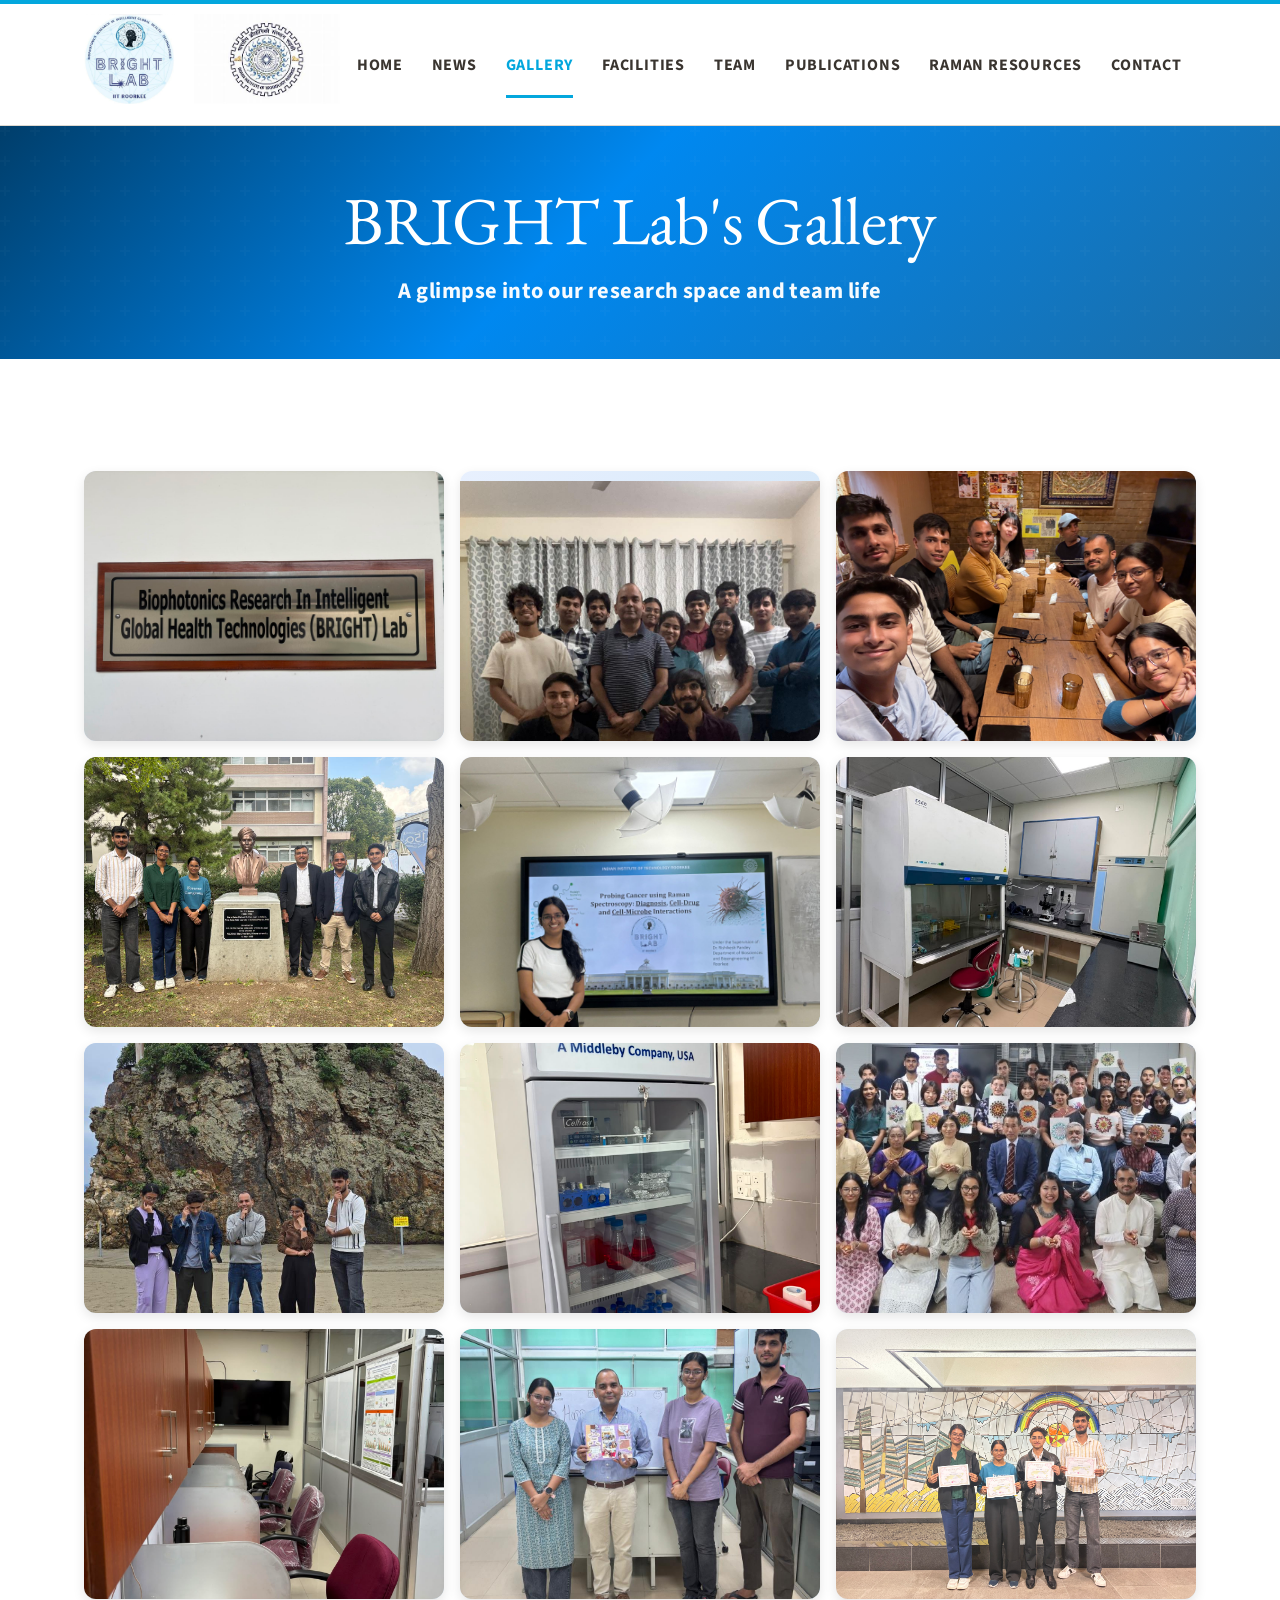
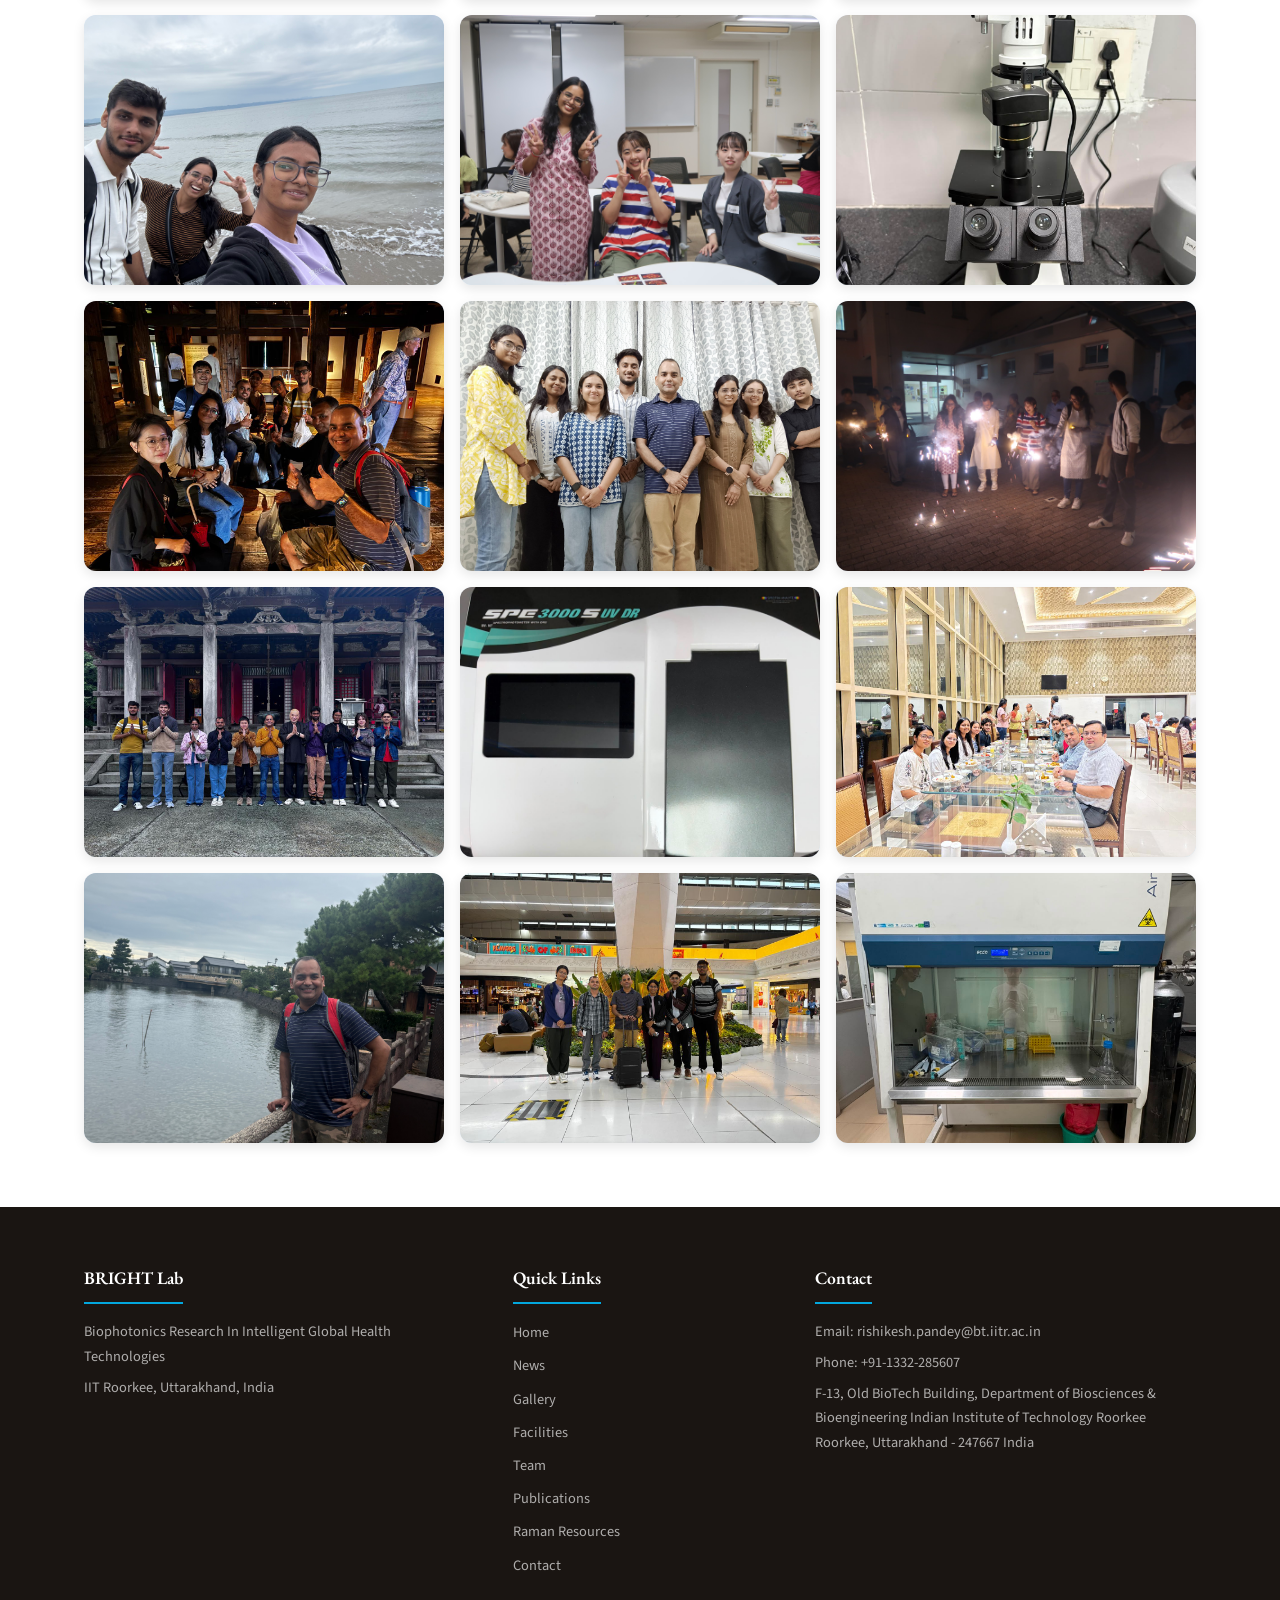
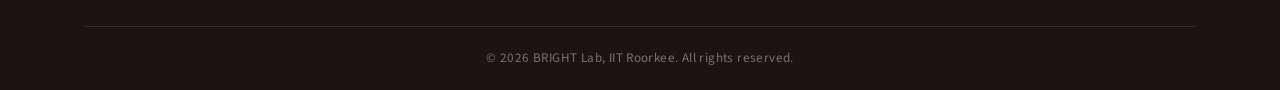
<file: Gallery.html>
<!DOCTYPE html>
<html lang="en">
<head>
    <meta charset="UTF-8">
    <meta name="viewport" content="width=device-width, initial-scale=1.0">
    <title>Gallery - BRIGHT Lab</title>
    <link rel="stylesheet" href="styles.css">
    <link href="https://fonts.googleapis.com/css2?family=EB+Garamond:ital,wght@0,400;0,500;0,600;0,700;1,400;1,500&family=Source+Sans+3:wght@300;400;500;600;700&display=swap" rel="stylesheet">
</head>
<body>
    <!-- Navigation -->
    <nav class="navbar">
        <div class="container">
            <div class="nav-wrapper">
                <div class="logo-section">
                    <a href="https://www.thebrightlab.in/index.html" target="_blank">
                        <img src="images/brightlablogo.jpeg" alt="BRIGHT Lab" height="70">
                    </a>

                    <a href="https://www.iitr.ac.in/" target="_blank">
                        <img src="images/iitroorkee.jpeg" alt="IIT R" height="70">
                    </a>
                </div>
                <ul class="nav-menu" id="navMenu">
                    <li><a href="index.html">Home</a> <div class="underline2"></div></li>
                    <li><a href="news.html">News</a> <div class="underline2"></div></li>
                    <li><a href="Gallery.html" class="active">Gallery</a> <div class="underline2"></div></li>
                    <li><a href="facilities.html">Facilities</a> <div class="underline2"></div></li>
                    <li><a href="team.html">Team</a> <div class="underline2"></div></li>
                    <li><a href="publications.html">Publications</a> <div class="underline2"></div></li>
                    <li><a href="raman-resources.html">Raman Resources</a> <div class="underline2"></div></li>
                    <li><a href="contact.html">Contact</a> <div class="underline2"></div></li>
                </ul>
                
                <div class="hamburger" id="hamburger">
                    <span></span>
                    <span></span>
                    <span></span>
                </div>
            </div>
        </div>
    </nav>

    <!-- Hero Section with Slideshow
    <section class="hero hero-slideshow">
        <div class="slideshow-bg">
            <div class="slide slide-1"></div>
            <div class="slide slide-2"></div>
            <div class="slide slide-3"></div>
            <div class="slide slide-4"></div>
            <div class="slide slide-5"></div>
        </div>
        <div class="slideshow-overlay"></div>
        <div class="hero-content">
            <div class="container">
                <h1 class="hero-title"> Welcome To <span class="bright-text">BRIGHT</span> Lab </h1>
                <p class="hero-subtitle">"Science is our passion."</p>
            </div>
        </div>
        <div class="slide-indicators">
            <span class="dot dot-active" onclick="goToSlide(0)"></span>
            <span class="dot" onclick="goToSlide(1)"></span>
            <span class="dot" onclick="goToSlide(2)"></span>
            <span class="dot" onclick="goToSlide(3)"></span>
            <span class="dot" onclick="goToSlide(4)"></span>
        </div>
    </section> -->
        <!-- Page Header -->
    <section class="hero">
        <div class="container">
            <h1 class="hero-title">BRIGHT Lab's Gallery</h1>
            <p class="hero-subtitle">A glimpse into our research space and team life</p>
        </div>
    </section>

    

    <!-- Featured Research Image -->
    <!-- <section class="featured-section">
        <div class="container">
            <div class="featured-image-placeholder">
                <img src="images/featured.jpeg" alt="Ms.Komal" style="width: 100%; height: 400px; object-fit: contain; border-radius: 12px;">
                < !-- <p>Featured Research Image</p> -->
                <!-- <small>Replace with actual lab/research image</small> -->
            <!-- </div>
        </div>
    </section>               

    <   !-- About Section -->
    <!-- <section class="about-section">
        <div class="container">
            <div class="section-header">
                <h2>About THE BRIGHT Lab</h2>
                <div class="underline"></div>
            </div>
            <div class="about-content">
                <p>"The <span class="bright-text">BRIGHT (Biophotonics Research In Intelligent Global Health Technologies)</span> laboratory advances next-generation diagnostic technologies at the convergence of photonics, biomedical engineering, and artificial intelligence. Our research integrates Raman spectroscopy, label-free imaging, AI-driven virtual histology, and cancer diagnostics to deliver innovative healthcare solutions.</p>
                <p>We focus on developing fast, non-invasive, and clinically translatable technologies for real-time disease detection and intraoperative guidance, with the overarching goal of improving cancer diagnosis and patient outcomes."

</p>
            </div>
        </div>
    </section> -->



    <!-- Gallery Section -->
    <section class="gallery-section">
        <div class="container">
            <div class="section-header">
                <!-- <h2>Inside BRIGHT Lab</h2> -->
                <!-- <div class="underline"></div> -->
                <!-- <p class="section-subtext">Explore our research and team moments.</p> -->
            </div>
            <div class="gallery-grid">
                
                
                 <div class="gallery-item">
                    <img src="images/gal10.jpeg" alt="BRIGHT Lab research space" onerror="this.parentElement.classList.add('gallery-placeholder')">
                    <div class="gallery-caption">It's not just another word.</div>
                </div>

                <div class="gallery-item">
                    <img src="images/gal11.jpeg" alt="BRIGHT Lab research space" onerror="this.parentElement.classList.add('gallery-placeholder')"style="object-position: center 10px;">
                    <div class="gallery-caption">From deadlines to dinner plates</div>
                </div>
                <div class="gallery-item">
                    <img src="images/gal16.jpg" alt="BRIGHT Lab research space" onerror="this.parentElement.classList.add('gallery-placeholder')">
                    <div class="gallery-caption">Indian Restaurant hunt finally over in Hiroshima, JP!</div>
                </div>
                
                <div class="gallery-item">
                    <img src="images/gal21.jpg" alt="BRIGHT Lab research space" onerror="this.parentElement.classList.add('gallery-placeholder')">
                    <div class="gallery-caption">One with Sir C.V.Raman @ShimaneUni, JP</div>
                </div>
                 <div class="gallery-item">
                    <img src="images/shilpicompre.jpeg" alt="BRIGHT Lab research space" onerror="this.parentElement.classList.add('gallery-placeholder')">
                    <div class="gallery-caption">Shilpi aced her comprehensive exam!</div>
                </div>
                  
                <div class="gallery-item">
                    <img src="images/gal5.jpeg" alt="BRIGHT Lab research space" onerror="this.parentElement.classList.add('gallery-placeholder')">
                    <div class="gallery-caption">Cell Culture Setup</div>
                </div>
                <div class="gallery-item">
                    <img src="images/bright1.jpeg" alt="Lab experiment in progress" onerror="this.parentElement.classList.add('gallery-placeholder')">
                    <div class="gallery-caption">When the model trains for 12 hours and still overfits.</div>
                </div>
                <div class="gallery-item">
                    <img src="images/gal6.jpeg" alt="BRIGHT Lab research space" onerror="this.parentElement.classList.add('gallery-placeholder')">
                    <div class="gallery-caption">It's Antarctica inside.</div>
                </div>

                <div class="gallery-item">
                    <img src="images/Shimane.jpg" alt="BRIGHT Lab research space" onerror="this.parentElement.classList.add('gallery-placeholder')">
                    <div class="gallery-caption">Diwali @Shimane University, JP</div>
                </div>
                 <div class="gallery-item">
                    <img src="images/gal7.jpeg" alt="BRIGHT Lab research space" onerror="this.parentElement.classList.add('gallery-placeholder')">
                    <div class="gallery-caption">Our Workspace</div>
                </div>
                <div class="gallery-item">
                    <img src="images/gal20.jpg" alt="BRIGHT Lab research space" onerror="this.parentElement.classList.add('gallery-placeholder')">
                    <div class="gallery-caption">Best PI Award !!</div>
                </div>
                <div class="gallery-item">
                    <img src="images/gal19.jpg" alt="BRIGHT Lab research space" onerror="this.parentElement.classList.add('gallery-placeholder')">
                    <div class="gallery-caption">JST-SSP Program Concluded</div>
                </div>
                <!-- <div class="gallery-item">
                    <img src="images/gal1.jpeg" alt="BRIGHT Lab research space" onerror="this.parentElement.classList.add('gallery-placeholder')">
                    <div class="gallery-caption">Research Lab Overview</div>
                </div> -->
                <div class="gallery-item">
                    <img src="images/gal25.jpg" alt="Lab experiment in progress" onerror="this.parentElement.classList.add('gallery-placeholder')">
                    <div class="gallery-caption">HAPPY FACES!</div>
                </div>
                 <div class="gallery-item">
                    <img src="images/gal26.jpeg" alt="BRIGHT Lab research space" onerror="this.parentElement.classList.add('gallery-placeholder')">
                    <div class="gallery-caption">Cheers!</div>
                </div>

                <div class="gallery-item">
                    <img src="images/gal2.jpeg" alt="BRIGHT Lab research space" onerror="this.parentElement.classList.add('gallery-placeholder')">
                    <div class="gallery-caption">Microscope: exposing cells and our mistakes.</div>
                </div>
                <!-- <div class="gallery-item">
                    <img src="images/japan2.jpeg" alt="Lab experiment in progress" onerror="this.parentElement.classList.add('gallery-placeholder')">
                    <div class="gallery-caption">Spectroscopy Setup</div>
                </div> -->
                <!-- <div class="gallery-item">
                    <img src="images/gal12.jpg" alt="BRIGHT Lab research space" onerror="this.parentElement.classList.add('gallery-placeholder')">
                    <div class="gallery-caption">Research Lab Overview</div>
                </div> -->
                <!-- <div class="gallery-item">
                    <img src="images/gal22.jpg" alt="BRIGHT Lab research space" onerror="this.parentElement.classList.add('gallery-placeholder')">
                    <div class="gallery-caption">BRIGHTIAN's Vibing..</div>
                </div> -->
                <div class="gallery-item">
                    <img src="images/gal23.jpg" alt="BRIGHT Lab research space" onerror="this.parentElement.classList.add('gallery-placeholder')">
                    <div class="gallery-caption">Matsue Castle witnessed peak research energy!</div>
                </div>
                <!-- <div class="gallery-item">
                    <img src="images/bright2.jpeg" alt="Team collaboration" onerror="this.parentElement.classList.add('gallery-placeholder')">
                    <div class="gallery-caption">Team Collaboration</div>
                </div> -->
                <!-- <div class="gallery-item">
                    <img src="images/gal3.jpeg" alt="BRIGHT Lab research space" onerror="this.parentElement.classList.add('gallery-placeholder')">
                    <div class="gallery-caption">Research Lab Overview</div>
                </div> -->
                <div class="gallery-item">
                    <img src="images/gal24.jpeg" alt="BRIGHT Lab research space" onerror="this.parentElement.classList.add('gallery-placeholder')">
                    <div class="gallery-caption">Citations later, Chai first.</div>
                </div>
                <!-- <div class="gallery-item">
                    <img src="images/japan3.jpeg" alt="Lab equipment" onerror="this.parentElement.classList.add('gallery-placeholder')">
                    <div class="gallery-caption">Serene, Serenity..</div>
                </div> -->
                <div class="gallery-item">
                    <img src="images/gal13.jpg" alt="BRIGHT Lab research space" onerror="this.parentElement.classList.add('gallery-placeholder')">
                    <div class="gallery-caption">Yeh DIWALI, JAPAN Waali</div>
                </div>
                <!-- <div class="gallery-item">
                    <img src="images/gal4.jpeg" alt="BRIGHT Lab research space" onerror="this.parentElement.classList.add('gallery-placeholder')">
                    <div class="gallery-caption">Research Lab Overview</div>
                </div> -->
                <div class="gallery-item">
                    <img src="images/bright3.jpeg" alt="Research presentation" onerror="this.parentElement.classList.add('gallery-placeholder')">
                    <div class="gallery-caption">Praying for our "BRIGHT" future @Mt.Daisen, JP</div>
                </div>
                <!-- <div class="gallery-item">
                    <img src="images/gal14.JPG" alt="BRIGHT Lab research space" onerror="this.parentElement.classList.add('gallery-placeholder')">
                    <div class="gallery-caption">In Hiroshima, JP</div>
                </div> -->
                <div class="gallery-item">
                    <img src="images/gal8.jpeg" alt="BRIGHT Lab research space" onerror="this.parentElement.classList.add('gallery-placeholder')">
                    <div class="gallery-caption">Diffuse Reflectance Spectroscopy System!</div>
                </div>
                <div class="gallery-item">
                    <img src="images/bright4.jpeg" alt="Lab team photo" onerror="this.parentElement.classList.add('gallery-placeholder')">
                    <div class="gallery-caption">Hosting Prof.Hemanth from Shimane University, JP</div>
                </div>
                

                <!-- <div class="gallery-item">
                    <img src="images/japan1.jpeg" alt="BRIGHT Lab research space" onerror="this.parentElement.classList.add('gallery-placeholder')">
                    <div class="gallery-caption">Research Lab Overview</div>
                </div> -->
                <div class="gallery-item">
                    <img src="images/gal15.jpg" alt="BRIGHT Lab research space" onerror="this.parentElement.classList.add('gallery-placeholder')">
                    <div class="gallery-caption">“PI-san”</div>
                </div>
                <!-- <div class="gallery-item">
                    <img src="images/bright1.jpeg" alt="Lab experiment in progress" onerror="this.parentElement.classList.add('gallery-placeholder')">
                    <div class="gallery-caption">Spectroscopy Setup</div>
                </div> -->
                <!-- <div class="gallery-item">
                    <img src="images/japan2.jpeg" alt="Lab experiment in progress" onerror="this.parentElement.classList.add('gallery-placeholder')">
                    <div class="gallery-caption">Spectroscopy Setup</div>
                </div> -->
                <!-- <div class="gallery-item">
                    <img src="images/gal6.jpeg" alt="BRIGHT Lab research space" onerror="this.parentElement.classList.add('gallery-placeholder')">
                    <div class="gallery-caption">It's Antarctica inside.</div>
                </div> -->
                <!-- <div class="gallery-item">
                    <img src="images/japan2.jpeg" alt="Lab experiment in progress" onerror="this.parentElement.classList.add('gallery-placeholder')">
                    <div class="gallery-caption">Spectroscopy Setup</div>
                </div> -->
                <div class="gallery-item">
                    <img src="images/japan1.jpeg" alt="BRIGHT Lab research space" onerror="this.parentElement.classList.add('gallery-placeholder')">
                    <div class="gallery-caption">BRIGHTians on the way to Shimane University, JP</div>
                </div>

                <!-- <div class="gallery-item">
                    <img src="images/bright2.jpeg" alt="Team collaboration" onerror="this.parentElement.classList.add('gallery-placeholder')">
                    <div class="gallery-caption">Team Collaboration</div>
                </div> -->
                <!-- <div class="gallery-item">
                    <img src="images/gal7.jpeg" alt="BRIGHT Lab research space" onerror="this.parentElement.classList.add('gallery-placeholder')">
                    <div class="gallery-caption">Our Workspace</div>
                </div> -->
                <!-- <div class="gallery-item">
                    <img src="images/japan3.jpeg" alt="Lab equipment" onerror="this.parentElement.classList.add('gallery-placeholder')">
                    <div class="gallery-caption">Optical Instruments</div>
                </div> -->
                <!-- <div class="gallery-item">
                    <img src="images/gal17.HEIC" alt="BRIGHT Lab research space" onerror="this.parentElement.classList.add('gallery-placeholder')">
                    <div class="gallery-caption">Research Lab Overview</div>
                </div> -->
                <!-- <div class="gallery-item">
                    <img src="images/bright3.jpeg" alt="Research presentation" onerror="this.parentElement.classList.add('gallery-placeholder')">
                    <div class="gallery-caption">Research Presentation</div>
                </div> -->
                
                <!-- <div class="gallery-item">
                    <img src="images/bright4.jpeg" alt="Lab team photo" onerror="this.parentElement.classList.add('gallery-placeholder')">
                    <div class="gallery-caption">BRIGHTians at Work</div>
                </div> -->
                <!-- <div class="gallery-item">
                    <img src="images/gal17.jpg" alt="BRIGHT Lab research space" onerror="this.parentElement.classList.add('gallery-placeholder')">
                    <div class="gallery-caption">Brightian's at just random road in Japan</div>
                </div> -->
                <!-- <div class="gallery-item">
                    <img src="images/japan1.jpeg" alt="BRIGHT Lab research space" onerror="this.parentElement.classList.add('gallery-placeholder')">
                    <div class="gallery-caption">Research Lab Overview</div>
                </div> -->
                <div class="gallery-item">
                    <img src="images/gal9.jpeg" alt="BRIGHT Lab research space" onerror="this.parentElement.classList.add('gallery-placeholder')">
                    <div class="gallery-caption">We have a great "Cell Culture"</div>
                </div>
                <!-- <div class="gallery-item">
                    <img src="images/bright1.jpeg" alt="Lab experiment in progress" onerror="this.parentElement.classList.add('gallery-placeholder')">
                    <div class="gallery-caption">Spectroscopy Setup</div>
                </div> -->
                
                <!-- <div class="gallery-item">
                    <img src="images/japan2.jpeg" alt="Lab experiment in progress" onerror="this.parentElement.classList.add('gallery-placeholder')">
                    <div class="gallery-caption">Spectroscopy Setup</div>
                </div> -->
               
                <!-- <div class="gallery-item">
                    <img src="images/japan2.jpeg" alt="Lab experiment in progress" onerror="this.parentElement.classList.add('gallery-placeholder')">
                    <div class="gallery-caption">Spectroscopy Setup</div>
                </div> -->
                <!-- <div class="gallery-item">
                    <img src="images/bright2.jpeg" alt="Team collaboration" onerror="this.parentElement.classList.add('gallery-placeholder')">
                    <div class="gallery-caption">Team Collaboration</div>
                </div> -->
                
                <!-- <div class="gallery-item">
                    <img src="images/japan3.jpeg" alt="Lab equipment" onerror="this.parentElement.classList.add('gallery-placeholder')">
                    <div class="gallery-caption">Optical Instruments</div>
                </div> -->
                
                <!-- <div class="gallery-item">
                    <img src="images/bright3.jpeg" alt="Research presentation" onerror="this.parentElement.classList.add('gallery-placeholder')">
                    <div class="gallery-caption">Research Presentation</div>
                </div> -->
                
            </div>
        </div>
    </section>

    

    <!-- Footer -->
    <footer class="footer">
        <div class="container">
            <div class="footer-content">
                <div class="footer-section">
                    <h4>BRIGHT Lab</h4>
                    <p>Biophotonics Research In Intelligent Global Health Technologies</p>
                    <p>IIT Roorkee, Uttarakhand, India</p>
                </div>
                <div class="footer-section">
                    <h4>Quick Links</h4>
                    <ul>
                        <li><a href="index.html">Home</a></li>
                        <li><a href="news.html">News</a></li>
                        <li><a href="Gallery.html">Gallery</a></li>
                        <li><a href="facilities.html">Facilities</a></li>
                        <li><a href="team.html">Team</a></li>
                        <li><a href="publications.html">Publications</a></li>
                        <li><a href="raman-resources.html">Raman Resources</a></li>
                        <li><a href="contact.html">Contact</a></li>
                    </ul>
                </div>
                <div class="footer-section">
                    <h4>Contact</h4>
                    <p>Email: rishikesh.pandey@bt.iitr.ac.in</p>
                    <p>Phone: +91-1332-285607</p>
                    <p>F-13, Old BioTech Building, Department of Biosciences & Bioengineering
                        Indian Institute of Technology Roorkee
                        Roorkee, Uttarakhand - 247667
                        India
                        
                        </p>
                </div>
            </div>
            <div class="footer-bottom">
                <p>&copy; 2026 BRIGHT Lab, IIT Roorkee. All rights reserved.</p>
            </div>
        </div>
    </footer>

    <script src="script.js"></script>
    <script>
        let currentSlide = 0;
        const slides = document.querySelectorAll('.slideshow-bg .slide');
        const dots = document.querySelectorAll('.slide-indicators .dot');
        function goToSlide(n) {
            slides[currentSlide].classList.remove('slide-active');
            dots[currentSlide].classList.remove('dot-active');
            currentSlide = n;
            slides[currentSlide].classList.add('slide-active');
            dots[currentSlide].classList.add('dot-active');
        }
        slides[0].classList.add('slide-active');
        setInterval(() => goToSlide((currentSlide + 1) % slides.length), 5000);
    </script>
</body>
</html>
</file>
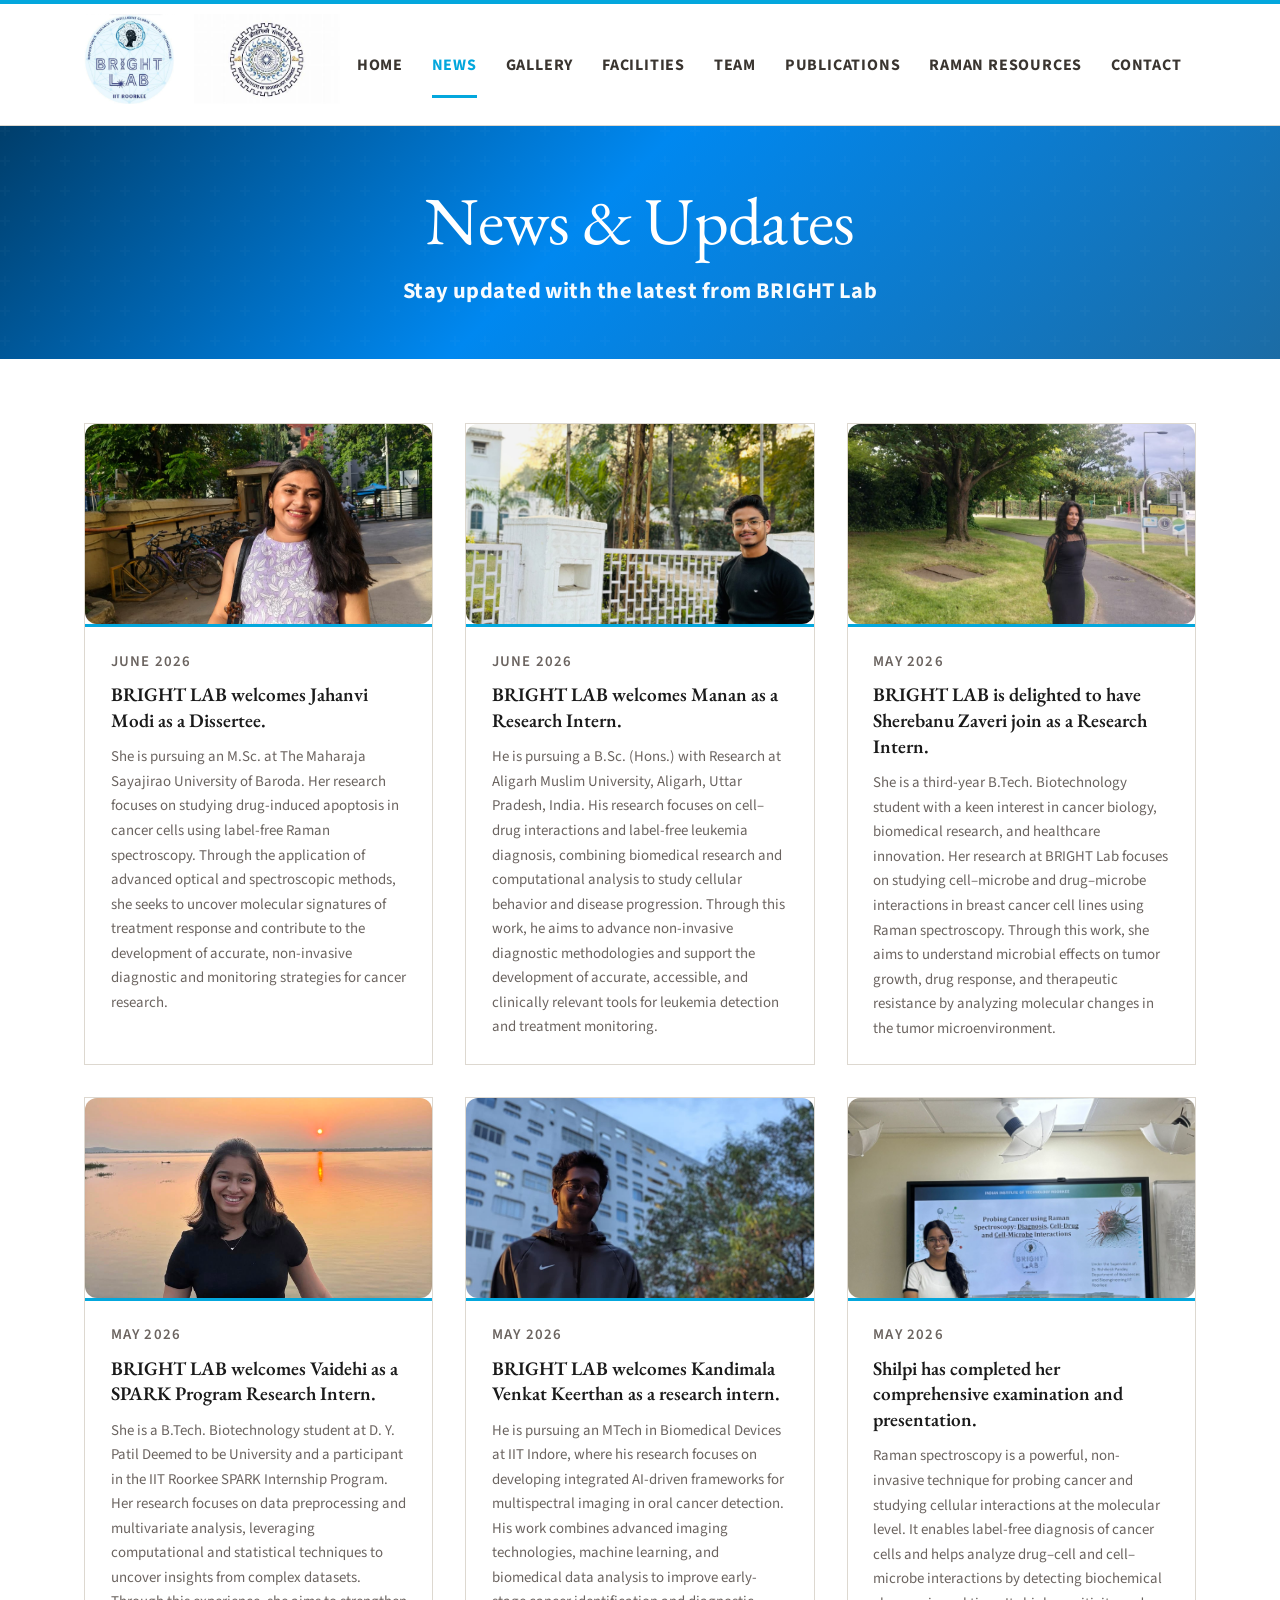
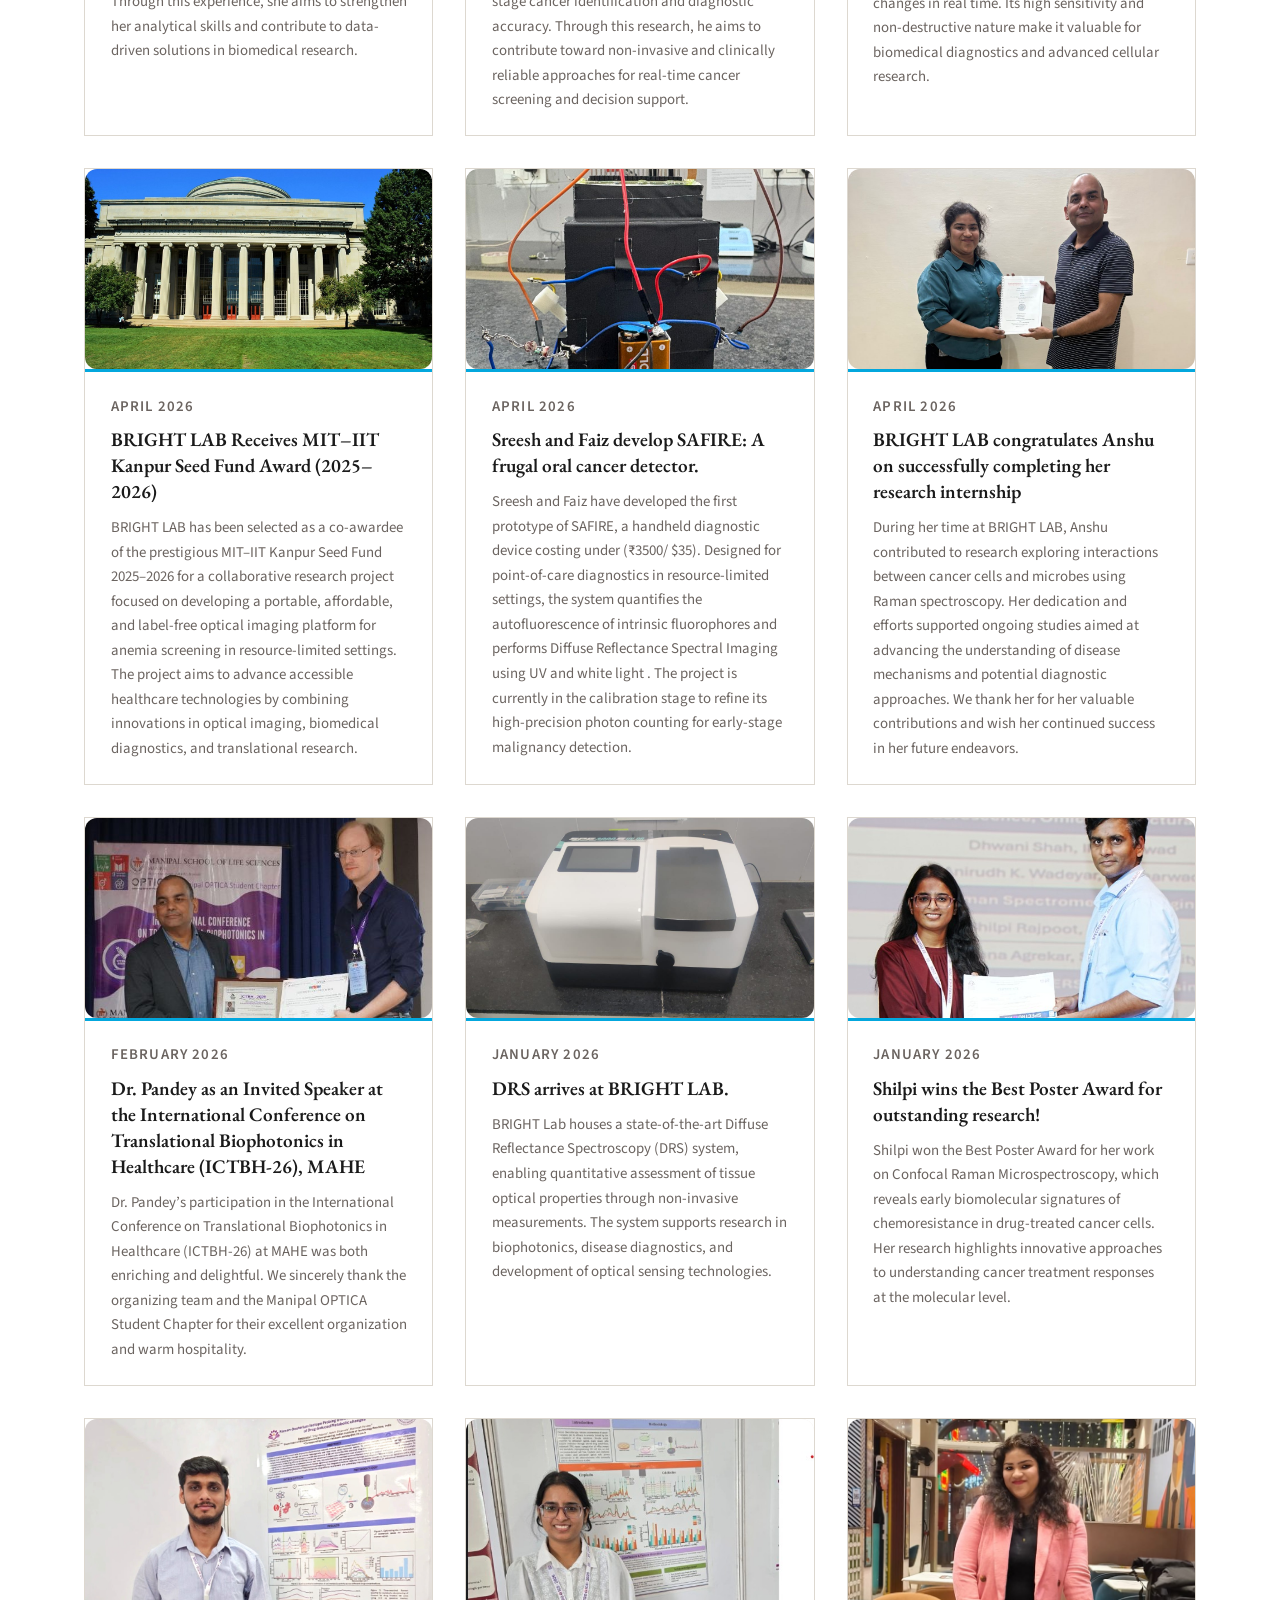
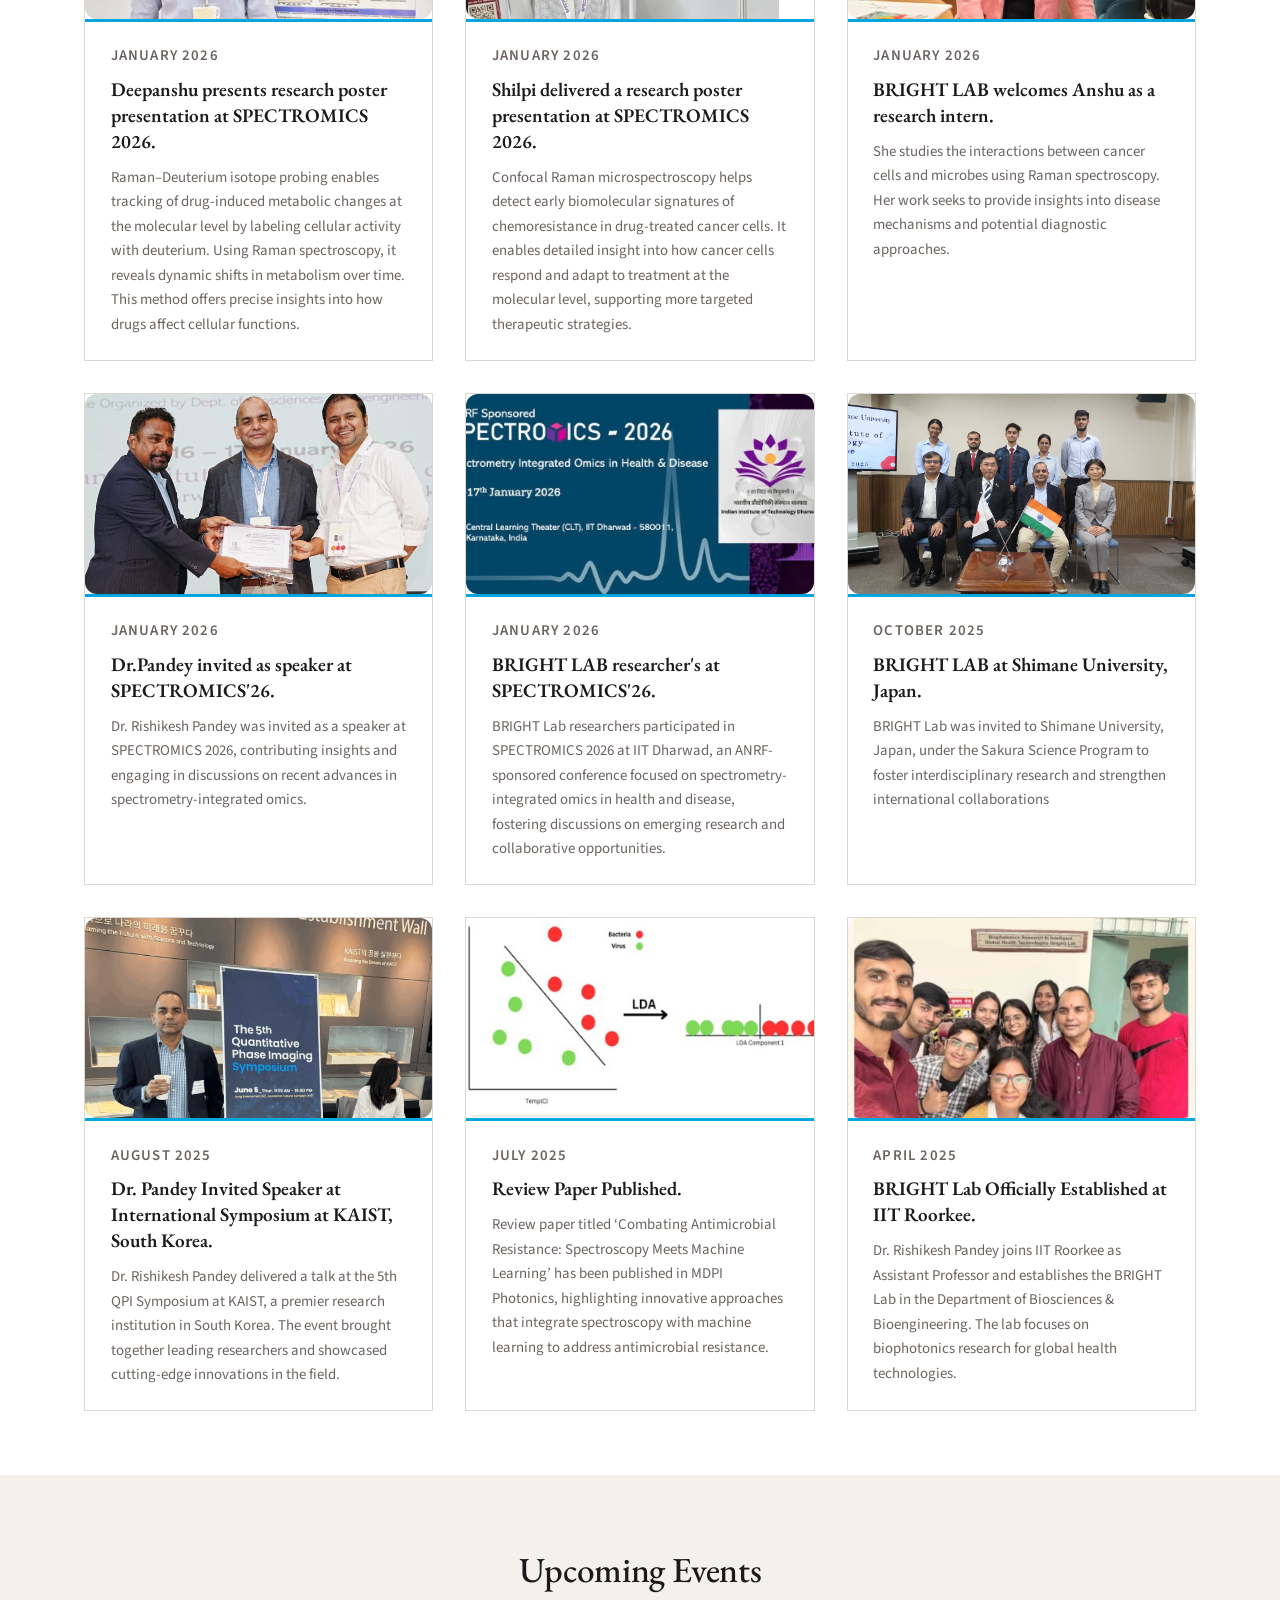
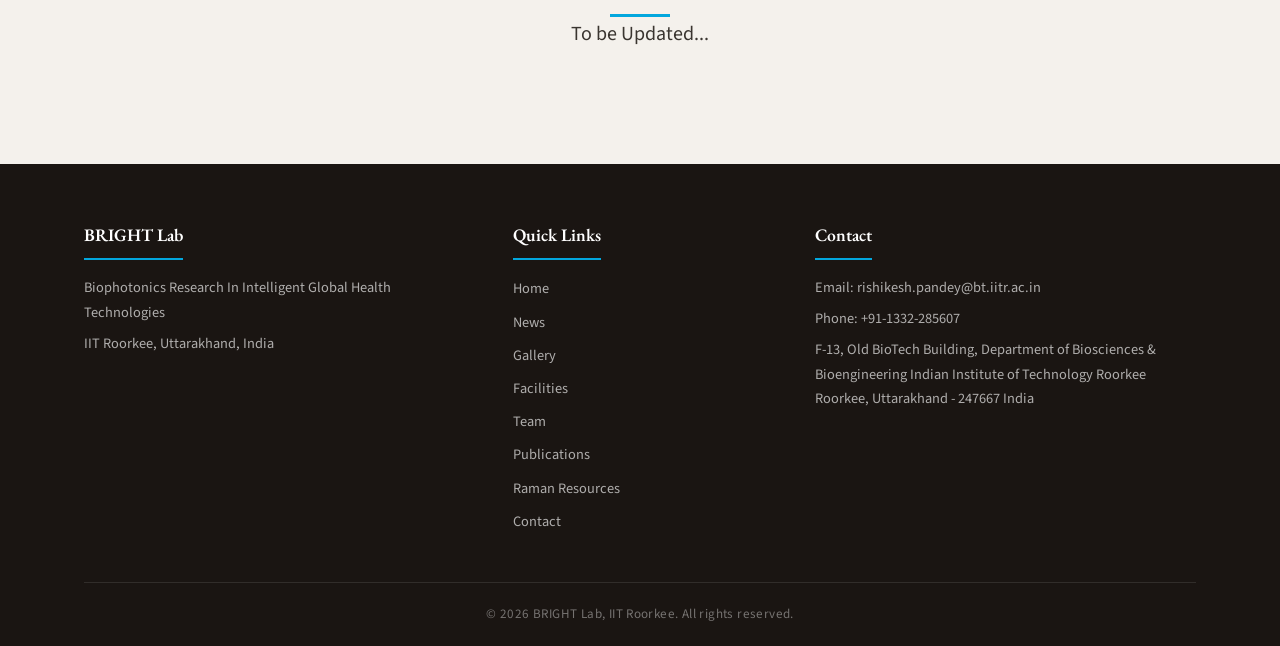
<file: news.html>
<!DOCTYPE html>
<html lang="en">
<head>
    <meta charset="UTF-8">
    <meta name="viewport" content="width=device-width, initial-scale=1.0">
    <title>News - BRIGHT Lab</title>
    <link rel="stylesheet" href="styles.css">
    <link href="https://fonts.googleapis.com/css2?family=EB+Garamond:ital,wght@0,400;0,500;0,600;0,700;1,400;1,500&family=Source+Sans+3:wght@300;400;500;600;700&display=swap" rel="stylesheet">
</head>
<body>
    <!-- Navigation -->
    <nav class="navbar">
        <div class="container">
            <div class="nav-wrapper">
                <div class="logo-section">
                    <a href="https://www.thebrightlab.in/index.html" target="_blank">
                        <img src="images/brightlablogo.jpeg" alt="BRIGHT Lab" height="70">
                    </a>

                    <a href="https://www.iitr.ac.in/" target="_blank">
                        <img src="images/iitroorkee.jpeg" alt="IIT R" height="70">
                    </a>
                </div>
                <ul class="nav-menu" id="navMenu">
                    <li><a href="index.html">Home</a> <div class="underline2"></div></li>
                    <li><a href="news.html" class="active">News</a> <div class="underline2"></div></li>
                    <li><a href="Gallery.html">Gallery</a> <div class="underline2"></div></li>
                    <li><a href="facilities.html">Facilities</a> <div class="underline2"></div></li>
                    <li><a href="team.html">Team</a> <div class="underline2"></div></li>
                    <li><a href="publications.html">Publications</a> <div class="underline2"></div></li>
                    <li><a href="raman-resources.html">Raman Resources</a> <div class="underline2"></div></li>
                    <li><a href="contact.html">Contact</a> <div class="underline2"></div></li>
                </ul>
                <div class="hamburger" id="hamburger">
                    <span></span>
                    <span></span>
                    <span></span>
                </div>
            </div>
        </div>
    </nav>

    <!-- Page Header -->
    <section class="hero">
        <div class="container">
            <h1 class="hero-title">News & Updates</h1>
            <p class="hero-subtitle">Stay updated with the latest from BRIGHT Lab</p>
        </div>
    </section>

    <!-- News Section -->
    <section class="news-section">
        <div class="container">
            <div class="news-grid">
                <!-- News Item 1
                <div class="news-card">
                    <div class="news-image-placeholder">
                        <p>News Image</p>
                    </div>
                    <div class="news-content">
                        <p class="news-date">February 2026</p>
                        <h3>New Research Grant Awarded</h3>
                        <p>BRIGHT Lab has been awarded a significant research grant from DST-SERB to develop AI-powered diagnostic tools for early cancer detection. This funding will support our ongoing work in biophotonics and machine learning.</p>
                    </div>
                </div> -->
                <div class="news-card">
                    <div class="news-image-placeholder" style="width: 100%; height: 200px; overflow: hidden; border-radius: 12px;">
                        <img src="images/jahanvi.jpeg" alt="BRIGHT TEAM" 
                            style="width: 100%; height: 100%; object-fit: cover; object-position: 50% 45%; display: block;">
                    </div>
                    <div class="news-content">
                        <p class="news-date">June 2026</p>
                        <h3>BRIGHT LAB welcomes Jahanvi Modi as a Dissertee.</h3>
                        <p>She is pursuing an M.Sc. at The Maharaja Sayajirao University of Baroda. Her research focuses on studying drug-induced apoptosis in cancer cells using label-free Raman spectroscopy. Through the application of advanced optical and spectroscopic methods, she seeks to uncover molecular signatures of treatment response and contribute to the development of accurate, non-invasive diagnostic and monitoring strategies for cancer research.</p>
                    </div>
                </div>

                <div class="news-card">
                    <div class="news-image-placeholder" style="width: 100%; height: 200px; overflow: hidden; border-radius: 12px;">
                        <img src="images/manan.jpeg" alt="BRIGHT TEAM" 
                            style="width: 100%; height: 100%; object-fit: cover; object-position: 50% 45%; display: block;">
                    </div>
                    <div class="news-content">
                        <p class="news-date">June 2026</p>
                        <h3>BRIGHT LAB welcomes Manan as a Research Intern.</h3>
                        <p>He is pursuing a B.Sc. (Hons.) with Research at Aligarh Muslim University, Aligarh, Uttar Pradesh, India. His research focuses on cell–drug interactions and label-free leukemia diagnosis, combining biomedical research and computational analysis to study cellular behavior and disease progression. Through this work, he aims to advance non-invasive diagnostic methodologies and support the development of accurate, accessible, and clinically relevant tools for leukemia detection and treatment monitoring.</p>
                    </div>
                </div>

                <div class="news-card">
                    <div class="news-image-placeholder" style="width: 100%; height: 200px; overflow: hidden; border-radius: 12px;">
                        <img src="images/zaveri.jpeg" alt="BRIGHT TEAM" 
                            style="width: 100%; height: 100%; object-fit: cover; object-position: 50% 70%; display: block;">
                    </div>
                    <div class="news-content">
                        <p class="news-date">May 2026</p>
                        <h3>BRIGHT LAB is delighted to have Sherebanu Zaveri join as a Research Intern.</h3>
                        <p>She is a third-year B.Tech. Biotechnology student with a keen interest in cancer biology, biomedical research, and healthcare innovation. Her research at BRIGHT Lab focuses on studying cell–microbe and drug–microbe interactions in breast cancer cell lines using Raman spectroscopy. Through this work, she aims to understand microbial effects on tumor growth, drug response, and therapeutic resistance by analyzing molecular changes in the tumor microenvironment.</p>
                    </div>
                </div>

                    <div class="news-card">
                    <div class="news-image-placeholder" style="width: 100%; height: 200px; overflow: hidden; border-radius: 12px;">
                        <img src="images/vaidehi.jpeg" alt="BRIGHT TEAM" 
                            style="width: 100%; height: 100%; object-fit: cover; object-position: 50% 45%; display: block;">
                    </div>
                    <div class="news-content">
                        <p class="news-date">May 2026</p>
                        <h3>BRIGHT LAB welcomes Vaidehi as a SPARK Program Research Intern.</h3>
                        <p>She is a B.Tech. Biotechnology student at D. Y. Patil Deemed to be University and a participant in the IIT Roorkee SPARK Internship Program. Her research focuses on data preprocessing and multivariate analysis, leveraging computational and statistical techniques to uncover insights from complex datasets. Through this experience, she aims to strengthen her analytical skills and contribute to data-driven solutions in biomedical research.</p>
                    </div>
                </div>

                                <div class="news-card">
                    <div class="news-image-placeholder" style="width: 100%; height: 200px; overflow: hidden; border-radius: 12px;">
                        <img src="images/kandimalaintern.jpeg" alt="BRIGHT TEAM" 
                            style="width: 100%; height: 100%; object-fit: cover; object-position: 50% 90%; display: block;">
                    </div>
                    <div class="news-content">
                        <p class="news-date">May 2026</p>
                        <h3>BRIGHT LAB welcomes Kandimala Venkat Keerthan as a research intern.</h3>
                        <p>He is pursuing an MTech in Biomedical Devices at IIT Indore, where his
    research focuses on developing integrated AI-driven frameworks for
    multispectral imaging in oral cancer detection. His work combines
    advanced imaging technologies, machine learning, and biomedical data
    analysis to improve early-stage cancer identification and diagnostic
    accuracy. Through this research, he aims to contribute toward
    non-invasive and clinically reliable approaches for real-time cancer
    screening and decision support.</p>
                    </div>
                </div>

                             <!-- News Item 3 -->
                <div class="news-card">
                    <div class="news-image-placeholder" style="width: 100%; height: 200px; overflow: hidden; border-radius: 12px;">
                        <img src="images/shilpicompre.jpeg" alt="BRIGHT TEAM" 
                            style="width: 100%; height: 100%; object-fit: cover; object-position: 50% 20%; display: block;">
                    </div>
                    <div class="news-content">
                        <p class="news-date">May 2026</p>
                        <h3>Shilpi has completed her comprehensive examination and presentation.</h3>
                        <p>Raman spectroscopy is a powerful, non-invasive technique for probing cancer and studying cellular interactions at the molecular level. It enables label-free diagnosis of cancer cells and helps analyze drug–cell and cell–microbe interactions by detecting biochemical changes in real time. Its high sensitivity and non-destructive nature make it valuable for biomedical diagnostics and advanced cellular research.</p>
                    </div>
                </div>

                 <div class="news-card">
                    <div class="news-image-placeholder" style="width: 100%; height: 200px; overflow: hidden; border-radius: 12px;">
                        <img src="images/MIT.jpg" alt="BRIGHT TEAM" 
                            style="width: 100%; height: 100%; object-fit: cover; object-position: 50% 20%; display: block;">
                    </div>
                    <div class="news-content">
                        <p class="news-date">April 2026</p>
                        <h3>BRIGHT LAB Receives MIT–IIT Kanpur Seed Fund Award (2025–2026)</h3>
                        <p>BRIGHT LAB has been selected as a co-awardee of the prestigious MIT–IIT Kanpur Seed Fund 2025–2026 for a collaborative research project focused on developing a portable, affordable, and label-free optical imaging platform for anemia screening in resource-limited settings. The project aims to advance accessible healthcare technologies by combining innovations in optical imaging, biomedical diagnostics, and translational research.</p>
                    </div>
                </div>

                <div class="news-card">
                    <div class="news-image-placeholder" style="width: 100%; height: 200px; overflow: hidden; border-radius: 12px;">
                        <img src="images/safire.jpeg" alt="BRIGHT TEAM" 
                            style="width: 100%; height: 100%; object-fit: cover; object-position: 50% 45%; display: block;">
                    </div>
                    <div class="news-content">
                        <p class="news-date">April 2026</p>
                        <h3>Sreesh and Faiz develop SAFIRE: A frugal oral cancer detector.</h3>
                        <p>Sreesh and Faiz have developed the first prototype of SAFIRE, a handheld diagnostic device costing under (₹3500/ $35). Designed for point-of-care diagnostics in resource-limited settings, the system quantifies the autofluorescence of intrinsic fluorophores and performs Diffuse Reflectance Spectral Imaging using UV and white light . The project is currently in the calibration stage to refine its high-precision photon counting for early-stage malignancy detection.</p>
                    </div>
                </div>

                                <!-- News Item 3 -->
                  <div class="news-card">
                    <div class="news-image-placeholder" style="width: 100%; height: 200px; overflow: hidden; border-radius: 12px;">
                        <img src="images/anshumemento.jpeg" alt="BRIGHT TEAM" 
                            style="width: 100%; height: 100%; object-fit: cover; object-position: 50% 20%; display: block;">
                    </div>
                    <div class="news-content">
                        <p class="news-date">April 2026</p>
                        <h3>BRIGHT LAB congratulates Anshu on successfully completing her research internship</h3>
                        <p>During her time at BRIGHT LAB, Anshu contributed to research exploring interactions between cancer cells and microbes using Raman spectroscopy. Her dedication and efforts supported ongoing studies aimed at advancing the understanding of disease mechanisms and potential diagnostic approaches. We thank her for her valuable contributions and wish her continued success in her future endeavors.</p>
                    </div>
                </div>

                <!-- News Item 3 -->
                  <div class="news-card">
                    <div class="news-image-placeholder" style="width: 100%; height: 200px; overflow: hidden; border-radius: 12px;">
                        <img src="images/pandeyatmahe.jpeg" alt="BRIGHT TEAM" 
                            style="width: 100%; height: 100%; object-fit: cover; object-position: 50% 20%; display: block;">
                    </div>
                    <div class="news-content">
                        <p class="news-date">February 2026</p>
                        <h3>Dr. Pandey as an Invited Speaker at the International Conference on Translational Biophotonics in Healthcare (ICTBH-26), MAHE</h3>
                        <p>Dr. Pandey’s participation in the International Conference on Translational Biophotonics in Healthcare (ICTBH-26) at MAHE was both enriching and delightful. We sincerely thank the organizing team and the Manipal OPTICA Student Chapter for their excellent organization and warm hospitality.</p>
                    </div>
                </div>
                <div class="news-card">
                    <div class="news-image-placeholder" style="width: 100%; height: 200px; overflow: hidden; border-radius: 12px;">
                        <img src="images/drs.jpeg" alt="BRIGHT TEAM" 
                            style="width: 100%; height: 100%; object-fit: cover; object-position: 50% 50%; display: block;">
                    </div>
                    <div class="news-content">
                        <p class="news-date">January 2026</p>
                        <h3>DRS arrives at BRIGHT LAB.</h3>
                        <p>BRIGHT Lab houses a state-of-the-art Diffuse Reflectance Spectroscopy (DRS) system, enabling quantitative assessment of tissue optical properties through non-invasive measurements. The system supports research in biophotonics, disease diagnostics, and development of optical sensing technologies.</p>
                    </div>
                </div>

                <!-- News Item 3 -->
                <div class="news-card">
                    <div class="news-image-placeholder" style="width: 100%; height: 200px; overflow: hidden; border-radius: 12px;">
                        <img src="images/bestpaper.jpg" alt="BRIGHT TEAM" 
                             style="width: 100%; height: 100%; object-fit: cover; object-position: 50% 30%; display: block;">
                    </div>
                    <div class="news-content">
                        <p class="news-date">January 2026</p>
                        <h3>Shilpi wins the Best Poster Award for outstanding research!</h3>
                        <p> Shilpi won the Best Poster Award for her work on Confocal Raman Microspectroscopy, which reveals early biomolecular signatures of chemoresistance in drug-treated cancer cells. Her research highlights innovative approaches to understanding cancer treatment responses at the molecular level.</p>
                    </div>
                </div>


                <div class="news-card">
                    <div class="news-image-placeholder" style="width: 100%; height: 200px; overflow: hidden; border-radius: 12px;">
                        <img src="images/deepanshushilpi.jpg" alt="BRIGHT TEAM" 
                             style="width: 100%; height: 100%; object-fit: cover; object-position: 50% 20%; display: block;">
                    </div>
                    <div class="news-content">
                        <p class="news-date">January 2026</p>
                        <h3>Deepanshu presents research poster presentation at SPECTROMICS 2026.</h3>
                        <p>Raman–Deuterium isotope probing enables tracking of drug-induced metabolic changes at the molecular level by labeling cellular activity with deuterium. Using Raman spectroscopy, it reveals dynamic shifts in metabolism over time. This method offers precise insights into how drugs affect cellular functions.</p>
                    </div>
                </div>
                <!-- News Item 3 -->
                <div class="news-card">
                    <div class="news-image-placeholder" style="width: 100%; height: 200px; overflow: hidden; border-radius: 12px;">
                        <img src="images/bestpaper2.jpg" alt="BRIGHT TEAM" 
                             style="width: 100%; height: 100%; object-fit: cover; object-position: 50% 30%; display: block;">
                    </div>
                    <div class="news-content">
                        <p class="news-date">January 2026</p>
                        <h3>Shilpi delivered a research poster presentation at SPECTROMICS 2026.</h3>
                        <p>Confocal Raman microspectroscopy helps detect early biomolecular signatures of chemoresistance in drug-treated cancer cells. It enables detailed insight into how cancer cells respond and adapt to treatment at the molecular level, supporting more targeted therapeutic strategies.</p>
                    </div>
                </div>

                 <!-- News Item 3 -->
                <div class="news-card">
                    <div class="news-image-placeholder" style="width: 100%; height: 200px; overflow: hidden; border-radius: 12px;">
                        <img src="images/anshu.jpeg" alt="BRIGHT TEAM" 
                             style="width: 100%; height: 100%; object-fit: cover; object-position: 50% 30%; display: block;">
                    </div>
                    <div class="news-content">
                        <p class="news-date">January 2026</p>
                        <h3>BRIGHT LAB welcomes Anshu as a research intern.</h3>
                        <p>She studies the interactions between cancer cells and microbes using Raman spectroscopy.
Her work seeks to provide insights into disease mechanisms and potential diagnostic approaches.</p>
                    </div>
                </div>

                <!-- News Item 4 -->
                <div class="news-card">
                    <div class="news-image-placeholder" style="width: 100%; height: 200px; overflow: hidden; border-radius: 12px;">
                        <img src="images/speaker.jpg" alt="BRIGHT TEAM" 
                             style="width: 100%; height: 100%; object-fit: cover; object-position: 50% 10%; display: block;">
                    </div>
                    <div class="news-content">
                        <p class="news-date">January 2026</p>
                        <h3>Dr.Pandey invited as speaker at SPECTROMICS'26.</h3>
                        <p>Dr. Rishikesh Pandey was invited as a speaker at SPECTROMICS 2026, contributing insights and engaging in discussions on recent advances in spectrometry-integrated omics.</p>
                    </div>
                </div>

                <!-- News Item 5 -->
                <div class="news-card">
                    <div class="news-image-placeholder" style="width: 100%; height: 200px; overflow: hidden; border-radius: 12px;">
                        <img src="images/Dharward.jpg" alt="BRIGHT TEAM" 
                             style="width: 100%; height: 100%; object-fit: cover; object-position: 50% 50%; display: block;">
                    </div>
                    <div class="news-content">
                        <p class="news-date">January 2026</p>
                        <h3>BRIGHT LAB researcher's at SPECTROMICS'26.</h3>
                        <p>BRIGHT Lab researchers participated in SPECTROMICS 2026 at IIT Dharwad, an ANRF-sponsored conference focused on spectrometry-integrated omics in health and disease, fostering discussions on emerging research and collaborative opportunities.</p>
                    </div>
                </div>

                <!-- News Item 6 -->
                <div class="news-card">
                    <div class="news-image-placeholder" style="width: 100%; height: 200px; overflow: hidden; border-radius: 12px;">
                        <img src="images/shimanevisit.JPG" alt="BRIGHT TEAM" 
                             style="width: 100%; height: 100%; object-fit: cover; object-position: 50% 70%; display: block;">
                    </div>
                    <div class="news-content">
                        <p class="news-date">October 2025</p>
                        <h3>BRIGHT LAB at Shimane University, Japan.</h3>
                        <p>BRIGHT Lab was invited to Shimane University, Japan, under the Sakura Science Program to foster interdisciplinary research and strengthen international collaborations</p>
                    </div>
                </div>

               

                <!-- News Item 7 -->
                <div class="news-card">
                    <div class="news-image-placeholder" style="width: 100%; height: 200px; overflow: hidden; border-radius: 12px;">
                        <img src="images/KAIST.jpg" alt="BRIGHT TEAM" 
                             style="width: 100%; height: 100%; object-fit: cover; object-position: 50% 70%; display: block;">
                    </div>
                    <div class="news-content">
                        <p class="news-date">August 2025</p>
                        <h3>Dr. Pandey Invited Speaker at International Symposium at KAIST, South Korea.</h3>
                        <p>Dr. Rishikesh Pandey delivered a talk at the 5th QPI Symposium at KAIST, a premier research institution in South Korea. The event brought together leading researchers and showcased cutting-edge innovations in the field.</p>
                    </div>
                </div>

                 <!-- News Item 3 -->
                 <div class="news-card">
                    <div class="news-image-placeholder" style="width: 100%; height: 200px; overflow: hidden; border-radius: 12px;">
                        <img src="images/review paper.jpg" alt="BRIGHT TEAM" 
                             style="width: 100%; height: 100%; object-fit: cover; object-position: 50% 50%; display: block;">
                    </div>
                    <div class="news-content">
                        <p class="news-date">July 2025</p>
                        <h3>Review Paper Published.</h3>
                        <p>Review paper titled ‘Combating Antimicrobial Resistance: Spectroscopy Meets Machine Learning’ has been published in MDPI Photonics, highlighting innovative approaches that integrate spectroscopy with machine learning to address antimicrobial resistance.</p>
                    </div>
                </div>

                <!-- News Item 8 -->
                <div class="news-card">
                    <div class="news-image-placeholder" style="width: 100%; height: 200px; overflow: hidden; border-radius: 12px;">
                        
                        <img src="images/featured.jpeg" alt="BRIGHT TEAM" 
                             style="width: 100%; height: 100%; object-fit: cover; object-position: 50% 70%; display: block;">
                
                    </div>
                
                    <div class="news-content">
                        <p class="news-date">April 2025</p>
                        <h3>BRIGHT Lab Officially Established at IIT Roorkee.</h3>
                        <p>
                            Dr. Rishikesh Pandey joins IIT Roorkee as Assistant Professor and establishes the BRIGHT Lab in the Department of Biosciences & Bioengineering. The lab focuses on biophotonics research for global health technologies.
                        </p>
                    </div>
                </div>
            </div>
        </div>
    </section>

    <!-- Upcoming Events -->
    <section class="team-section" style="background-color: var(--light-bg);">
        <div class="container">
            <div class="section-header">
                <h2>Upcoming Events</h2>
                <div class="underline"></div>
                <p>To be Updated...</p>
            </div>
            
            <!-- <div class="publications-list" style="max-width: 900px; margin: 0 auto;">
                <div class="publication-item">
                    <h3>Lab Seminar: Machine Learning in Biomedical Imaging</h3>
                    <p class="publication-authors">Speaker: Dr. John Smith, MIT</p>
                    <p class="publication-journal">Date: March 15, 2026 | Time: 3:00 PM | Venue: Seminar Hall, BSBE Department</p>
                    <div class="publication-meta">
                        <span>Open to All</span>
                    </div>
                </div>

                <div class="publication-item">
                    <h3>Workshop: Introduction to Raman Spectroscopy</h3>
                    <p class="publication-authors">Organized by: BRIGHT Lab</p>
                    <p class="publication-journal">Date: March 22-23, 2026 | Registration Required</p>
                    <div class="publication-meta">
                        <span>Two-Day Workshop</span>
                        <span>Hands-on Training</span>
                    </div>
                </div>

                <div class="publication-item">
                    <h3>Lab Open House</h3>
                    <p class="publication-authors">For prospective students and collaborators</p>
                    <p class="publication-journal">Date: April 5, 2026 | Time: 2:00 PM - 5:00 PM</p>
                    <div class="publication-meta">
                        <span>Registration Required</span>
                    </div>
                </div>
            </div> -->
        </div>
    </section>

    <!-- Footer -->
    <footer class="footer">
        <div class="container">
            <div class="footer-content">
                <div class="footer-section">
                    <h4>BRIGHT Lab</h4>
                    <p>Biophotonics Research In Intelligent Global Health Technologies</p>
                    <p>IIT Roorkee, Uttarakhand, India</p>
                </div>
                <div class="footer-section">
                    <h4>Quick Links</h4>
                    <ul>
                        <li><a href="index.html">Home</a></li>
                        <li><a href="news.html">News</a></li>
                        <li><a href="Gallery.html">Gallery</a></li>
                        <li><a href="facilities.html">Facilities</a></li>
                        <li><a href="team.html">Team</a></li>
                        <li><a href="publications.html">Publications</a></li>
                        <li><a href="raman-resources.html">Raman Resources</a></li>
                        <li><a href="contact.html">Contact</a></li>
                    </ul>
                </div>
                <div class="footer-section">
                    <h4>Contact</h4>
                    <p>Email: rishikesh.pandey@bt.iitr.ac.in</p>
                    <p>Phone: +91-1332-285607</p>
                    <p>F-13, Old BioTech Building, Department of Biosciences & Bioengineering
                        Indian Institute of Technology Roorkee
                        Roorkee, Uttarakhand - 247667
                        India
                        
                        </p>
                </div>
            </div>
            <div class="footer-bottom">
                <p>&copy; 2026 BRIGHT Lab, IIT Roorkee. All rights reserved.</p>
            </div>
        </div>
    </footer>

    <script src="script.js"></script>
</body>
</html>
</file>
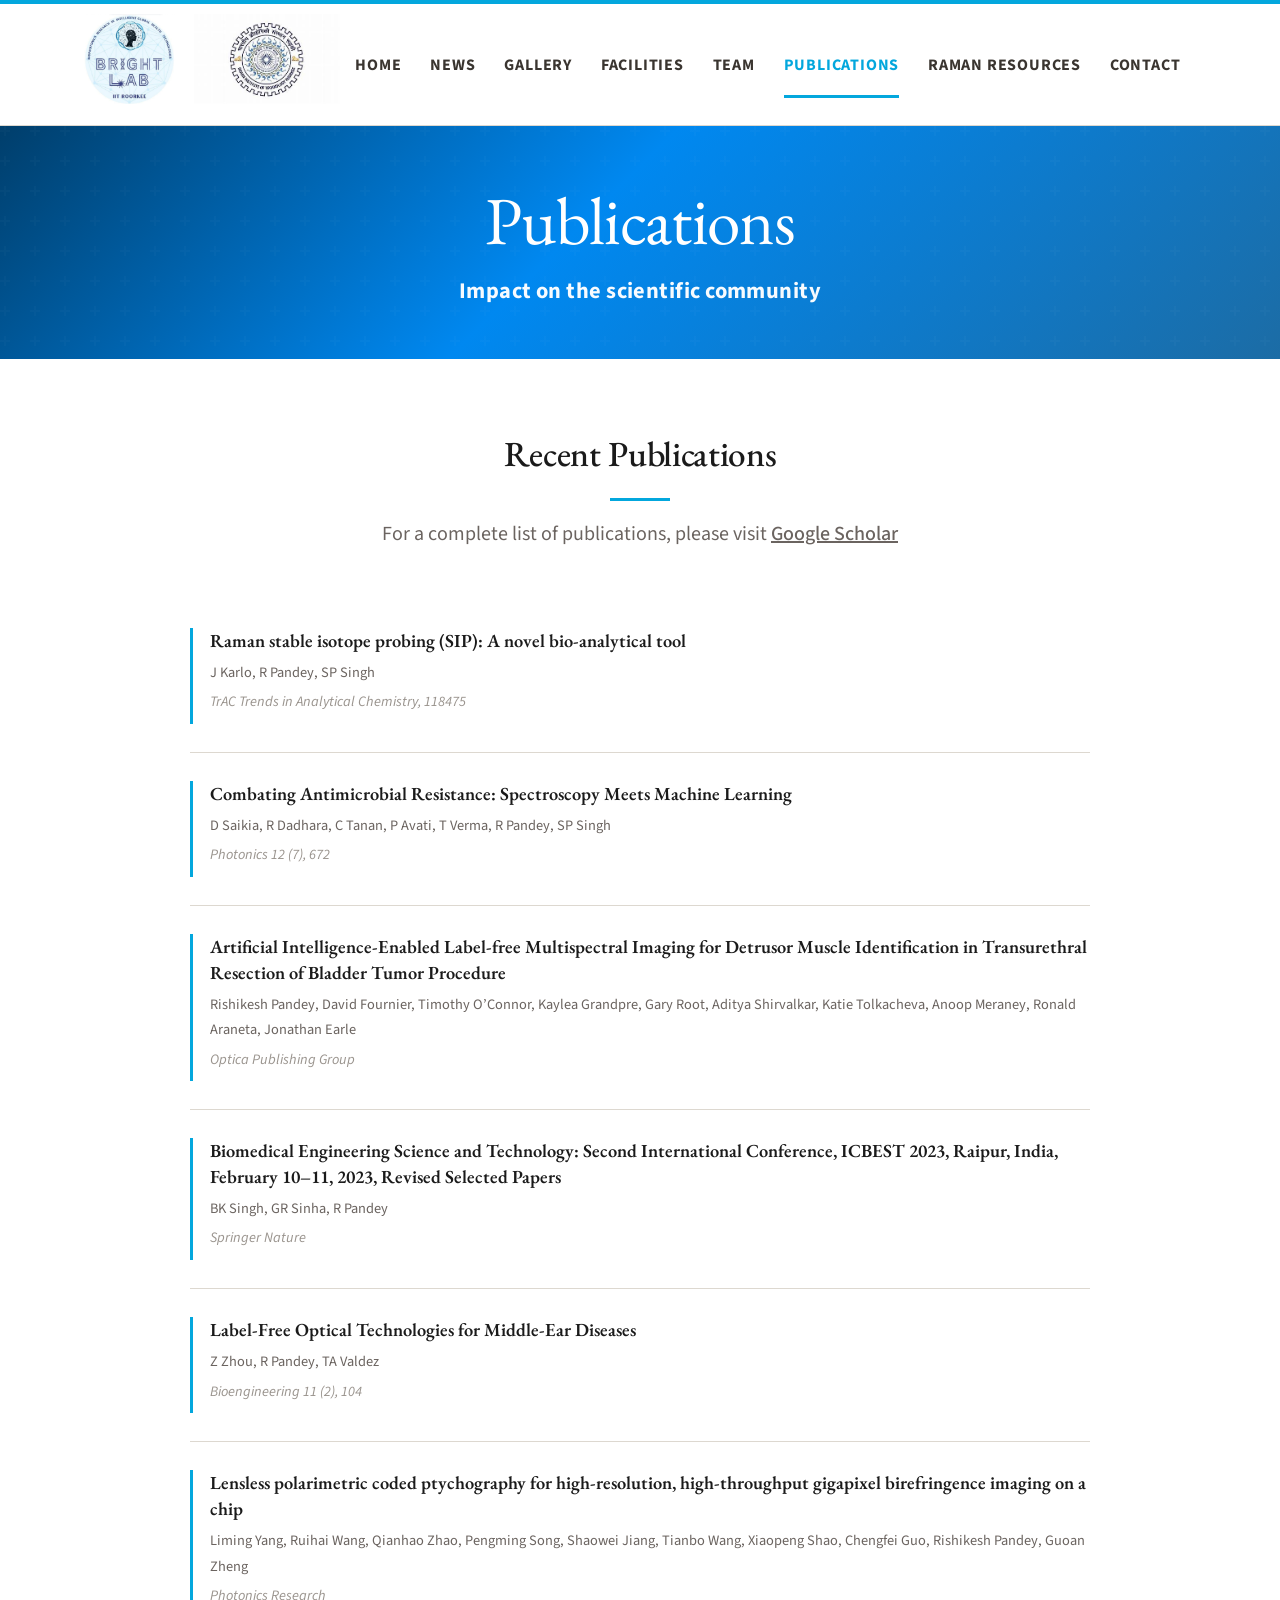
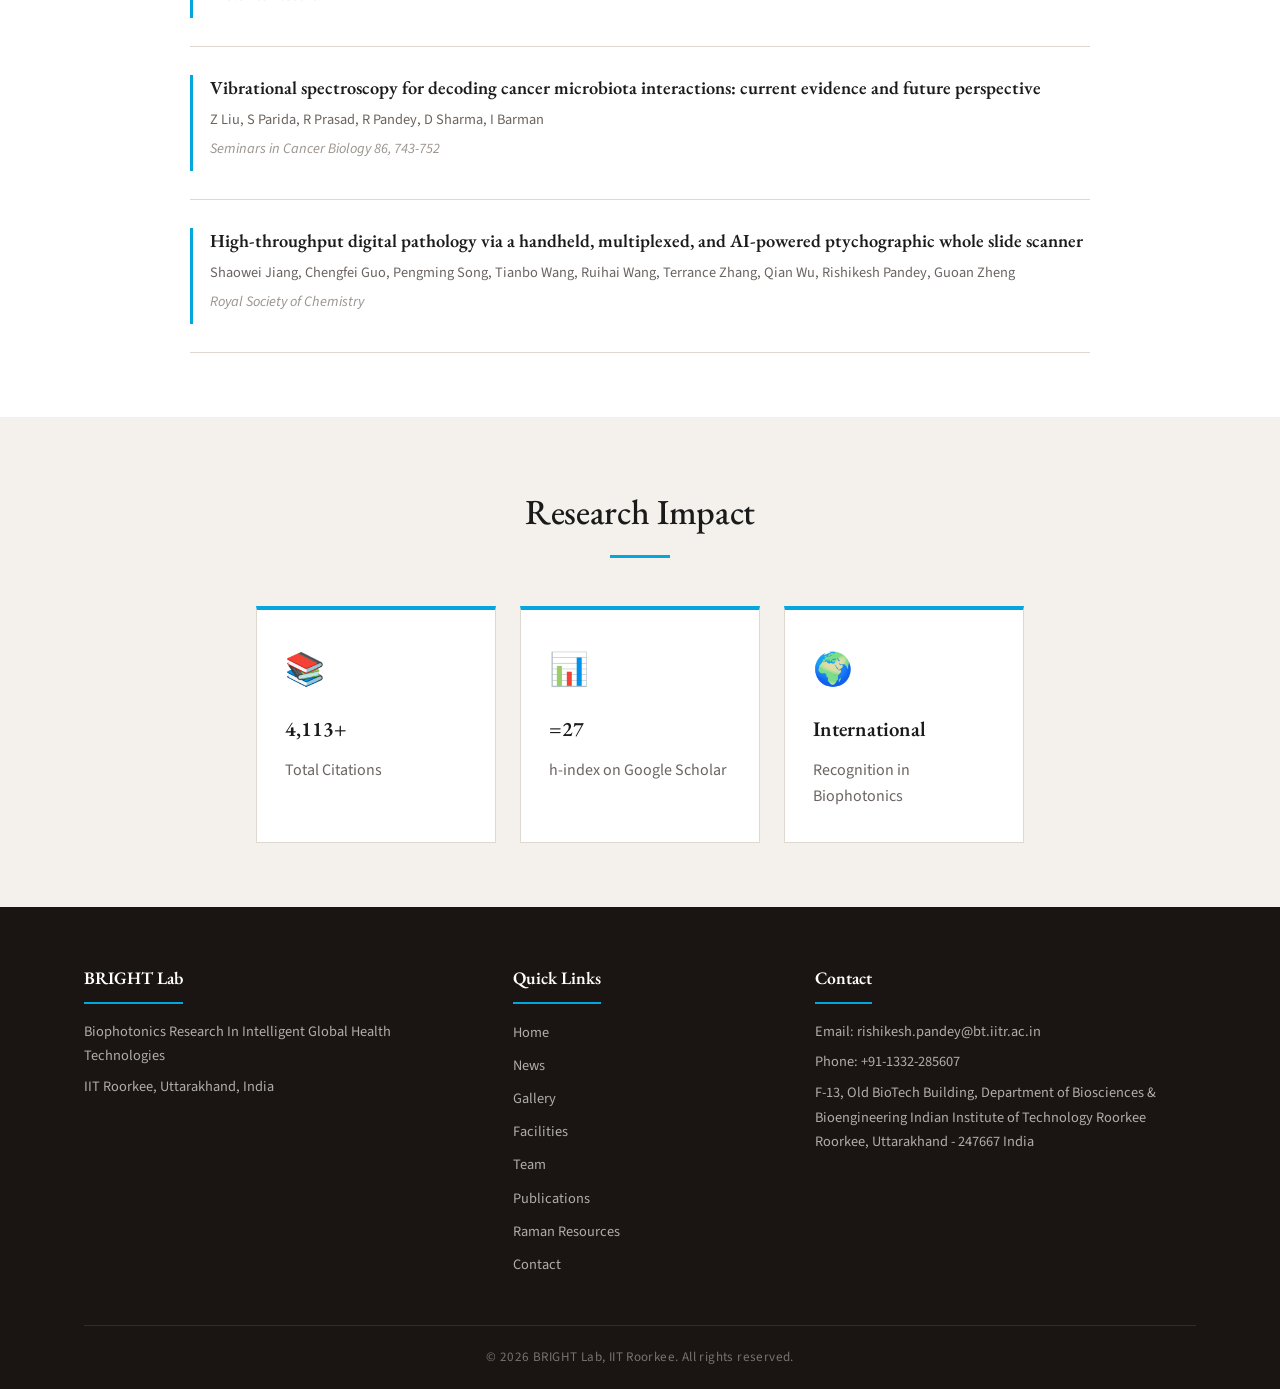
<file: publications.html>
<!DOCTYPE html>
<html lang="en">
<head>
    <meta charset="UTF-8">
    <meta name="viewport" content="width=device-width, initial-scale=1.0">
    <title>Publications - BRIGHT Lab</title>
    <link rel="stylesheet" href="styles.css">
    <link href="https://fonts.googleapis.com/css2?family=EB+Garamond:ital,wght@0,400;0,500;0,600;0,700;1,400;1,500&family=Source+Sans+3:wght@300;400;500;600;700&display=swap" rel="stylesheet">
</head>
<body>
    <!-- Navigation -->
    <nav class="navbar">
        <div class="container">
            <div class="nav-wrapper">
                <div class="logo-section">
                    <a href="https://www.thebrightlab.in/index.html" target="_blank">
                        <img src="images/brightlablogo.jpeg" alt="BRIGHT Lab" height="70">
                    </a>

                    <a href="https://www.iitr.ac.in/" target="_blank">
                        <img src="images/iitroorkee.jpeg" alt="IIT R" height="70">
                    </a>
                </div>
                <ul class="nav-menu" id="navMenu">
                    <li><a href="index.html">Home</a> <div class="underline2"></div></li>
                    <li><a href="news.html">News</a> <div class="underline2"></div></li>
                    <li><a href="Gallery.html">Gallery</a> <div class="underline2"></div></li>
                    <li><a href="facilities.html">Facilities</a> <div class="underline2"></div></li>
                    <li><a href="team.html">Team</a> <div class="underline2"></div></li>
                    <li><a href="publications.html" class="active">Publications</a> <div class="underline2"></div></li>
                    <li><a href="raman-resources.html">Raman Resources</a> <div class="underline2"></div></li>
                    <li><a href="contact.html">Contact</a> <div class="underline2"></div></li>
                    
                </ul>
                <div class="hamburgers" id="hamburger">
                    <span></span>
                    <span></span>
                    <span></span>
                </div>
            </div>
        </div>
    </nav>

    <!-- Page Header -->
    <section class="hero">
        <div class="container">
            <h1 class="hero-title">Publications</h1>
            <p class="hero-subtitle">Impact on the scientific community</p>
        </div>
    </section>

    <!-- Publications Section -->
    <section class="publications-section">
        <div class="container">
            <div class="section-header">
                <h2>Recent Publications</h2>
                <div class="underline"></div>
                <p style="margin-top: 1rem; color: var(--text-light);">
                    For a complete list of publications, please visit 
                    <a href="https://scholar.google.com/citations?user=wy8rKtwAAAAJ&hl=en" style="color: var(--primary-color); font-weight: 500;">Google Scholar</a>
                </p>
            </div>

            <div class="publications-list">
                <!-- Publication 2024 -->
                <div class="publication-item">
                    <h3>Raman stable isotope probing (SIP): A novel bio-analytical tool</h3>
                    <p class="publication-authors">J Karlo, R Pandey, SP Singh</p>
                    <p class="publication-journal">TrAC Trends in Analytical Chemistry, 118475</p>
                    <div class="publication-meta">
                        <!-- <span>Impact Factor: 29.234</span>
                        <span>Citations: 45</span>
                        <span>DOI: 10.1038/xxx</span> -->
                    </div>
                </div>

                <!-- Publication 2024 -->
                <div class="publication-item">
                    <h3>Combating Antimicrobial Resistance: Spectroscopy Meets Machine Learning</h3>
                    <p class="publication-authors">D Saikia, R Dadhara, C Tanan, P Avati, T Verma, R Pandey, SP Singh</p>
                    <p class="publication-journal">Photonics 12 (7), 672</p>
                    <div class="publication-meta">
                        <!-- <span>Impact Factor: 17.956</span>
                        <span>Citations: 32</span>
                        <span>DOI: 10.1126/xxx</span> -->
                    </div>
                </div>

                <!-- Publication 2023 -->
                <div class="publication-item">
                    <h3>Artificial Intelligence-Enabled Label-free Multispectral Imaging for Detrusor Muscle Identification in Transurethral Resection of Bladder Tumor Procedure</h3>
                    <p class="publication-authors">Rishikesh Pandey, David Fournier, Timothy O’Connor, Kaylea Grandpre, Gary Root, Aditya Shirvalkar, Katie Tolkacheva, Anoop Meraney, Ronald Araneta, Jonathan Earle</p>
                    <p class="publication-journal">Optica Publishing Group</p>
                    <div class="publication-meta">
                        <!-- <span>Impact Factor: 3.562</span>
                        <span>Citations: 78</span>
                        <span>DOI: 10.1364/xxx</span> -->
                    </div>
                </div>

                <!-- Publication 2023 -->
                <div class="publication-item">
                    <h3>Biomedical Engineering Science and Technology: Second International Conference, ICBEST 2023, Raipur, India, February 10–11, 2023, Revised Selected Papers</h3>
                    <p class="publication-authors">BK Singh, GR Sinha, R Pandey</p>
                    <p class="publication-journal">Springer Nature</p>
                    <div class="publication-meta">
                        <!-- <span>Impact Factor: 7.4</span>
                        <span>Citations: 56</span>
                        <span>DOI: 10.1021/xxx</span> -->
                    </div>
                </div>

                <!-- Publication 2023 -->
                <div class="publication-item">
                    <h3>Label-Free Optical Technologies for Middle-Ear Diseases</h3>
                    <p class="publication-authors">Z Zhou, R Pandey, TA Valdez</p>
                    <p class="publication-journal">Bioengineering 11 (2), 104</p>
                    <div class="publication-meta">
                        <!-- <span>Impact Factor: 2.8</span>
                        <span>Citations: 41</span>
                        <span>DOI: 10.1002/xxx</span> -->
                    </div>
                </div>

                <!-- Publication 2022 -->
                <div class="publication-item">
                    <h3>Lensless polarimetric coded ptychography for high-resolution, high-throughput gigapixel birefringence imaging on a chip</h3>
                    <p class="publication-authors">Liming Yang, Ruihai Wang, Qianhao Zhao, Pengming Song, Shaowei Jiang, Tianbo Wang, Xiaopeng Shao, Chengfei Guo, Rishikesh Pandey, Guoan Zheng</p>
                    <p class="publication-journal">Photonics Research</p>
                    <div class="publication-meta">
                        <!-- <span>Impact Factor: 3.6</span>
                        <span>Citations: 89</span>
                        <span>DOI: 10.1364/xxx</span> -->
                    </div>
                </div>

                <!-- Publication 2022 -->
                <div class="publication-item">
                    <h3>Vibrational spectroscopy for decoding cancer microbiota interactions: current evidence and future perspective</h3>
                    <p class="publication-authors">Z Liu, S Parida, R Prasad, R Pandey, D Sharma, I Barman</p>
                    <p class="publication-journal">Seminars in Cancer Biology 86, 743-752</p>
                    <div class="publication-meta">
                        <!-- <span>Impact Factor: 15.8</span>
                        <span>Citations: 124</span>
                        <span>DOI: 10.1021/xxx</span> -->
                    </div>
                </div>

                <!-- Publication 2021 -->
                <div class="publication-item">
                    <h3>High-throughput digital pathology via a handheld, multiplexed, and AI-powered ptychographic whole slide scanner</h3>
                    <p class="publication-authors">Shaowei Jiang, Chengfei Guo, Pengming Song, Tianbo Wang, Ruihai Wang, Terrance Zhang, Qian Wu, Rishikesh Pandey, Guoan Zheng</p>
                    <p class="publication-journal">Royal Society of Chemistry</p>
                    <div class="publication-meta">
                        <!-- <span>Impact Factor: 11.037</span>
                        <span>Citations: 203</span>
                        <span>DOI: 10.1109/xxx</span> -->
                    </div>
                </div>
            </div>
        </div>
    </section>

    <!-- Research Impact Section -->
    <section class="team-section" style="background-color: var(--light-bg);">
        <div class="container">
            <div class="section-header">
                <h2>Research Impact</h2>
                <div class="underline"></div>
            </div>
            
            <div class="research-grid">
                <div class="research-card">
                    <div class="card-icon">📚</div>
                    <h3>4,113+</h3>
                    <p>Total Citations</p>
                </div>
                <div class="research-card">
                    <div class="card-icon">📊</div>
                    <h3>=27</h3>
                    <p>h-index on Google Scholar</p>
                </div>
                <!-- <div class="research-card">
                    <div class="card-icon">📝</div>
                    <h3>50+</h3>
                    <p>Peer-Reviewed Publications</p>
                </div> -->
                <div class="research-card">
                    <div class="card-icon">🌍</div>
                    <h3>International</h3>
                    <p>Recognition in Biophotonics</p>
                </div>
            </div>
        </div>
    </section>

    <!-- Book Chapters & Conference Papers -->
    <!-- <section class="publications-section">
        <div class="container">
            <div class="section-header">
                <h2>Book Chapters & Conference Proceedings</h2>
                <div class="underline"></div>
            </div>

            <div class="publications-list">
                <div class="publication-item">
                    <h3>Chapter: Raman Spectroscopy in Clinical Diagnostics</h3>
                    <p class="publication-authors">Pandey, R.</p>
                    <p class="publication-journal">In: Handbook of Biomedical Optics (Ed. Johnson, M.), Springer, 2023</p>
                    <div class="publication-meta">
                        <span>Book Chapter</span>
                    </div>
                </div>

                <div class="publication-item">
                    <h3>Proceedings: AI-Powered Imaging for Surgical Guidance</h3>
                    <p class="publication-authors">Pandey, R., Kumar, A.</p>
                    <p class="publication-journal">5th Quantitative Phase Imaging Symposium, Seoul, South Korea, 2023</p>
                    <div class="publication-meta">
                        <span>Conference Proceedings</span>
                        <span>Oral Presentation</span>
                    </div>
                </div>
            </div>
        </div>
    </section> -->

    <!-- Footer -->
    <footer class="footer">
        <div class="container">
            <div class="footer-content">
                <div class="footer-section">
                    <h4>BRIGHT Lab</h4>
                    <p>Biophotonics Research In Intelligent Global Health Technologies</p>
                    <p>IIT Roorkee, Uttarakhand, India</p>
                </div>
                <div class="footer-section">
                    <h4>Quick Links</h4>
                    <ul>
                        <li><a href="index.html">Home</a></li>
                        <li><a href="news.html">News</a></li>
                        <li><a href="Gallery.html">Gallery</a></li>
                        <li><a href="facilities.html">Facilities</a></li>
                        <li><a href="team.html">Team</a></li>
                        <li><a href="publications.html">Publications</a></li>
                        <li><a href="raman-resources.html">Raman Resources</a></li>
                        <li><a href="contact.html">Contact</a></li>
                    </ul>
                </div>
                <div class="footer-section">
                    <h4>Contact</h4>
                    <p>Email: rishikesh.pandey@bt.iitr.ac.in</p>
                    <p>Phone: +91-1332-285607</p>
                    <p>F-13, Old BioTech Building, Department of Biosciences & Bioengineering
                        Indian Institute of Technology Roorkee
                        Roorkee, Uttarakhand - 247667
                        India
                        
                        </p>
                </div>
            </div>
            <div class="footer-bottom">
                <p>&copy; 2026 BRIGHT Lab, IIT Roorkee. All rights reserved.</p>
            </div>
        </div>
    </footer>

    <script src="script.js"></script>
</body>
</html>
</file>
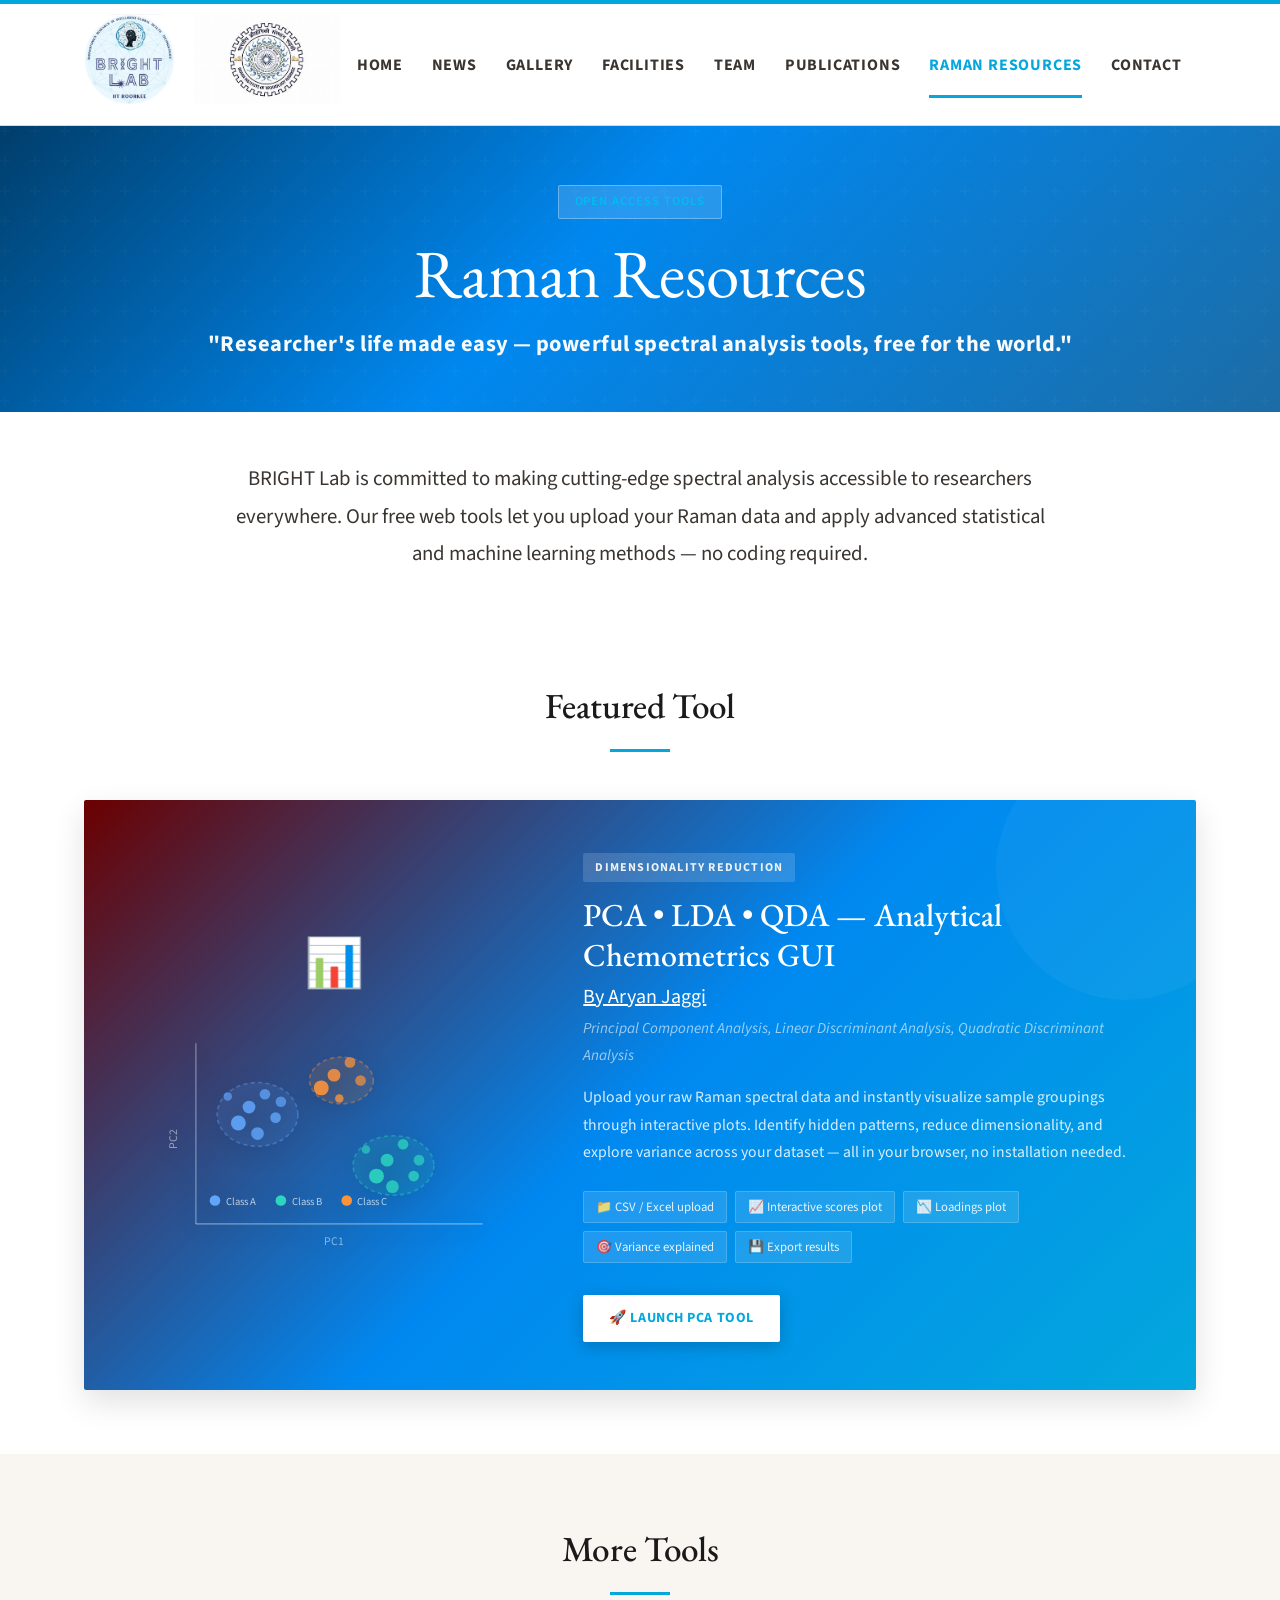
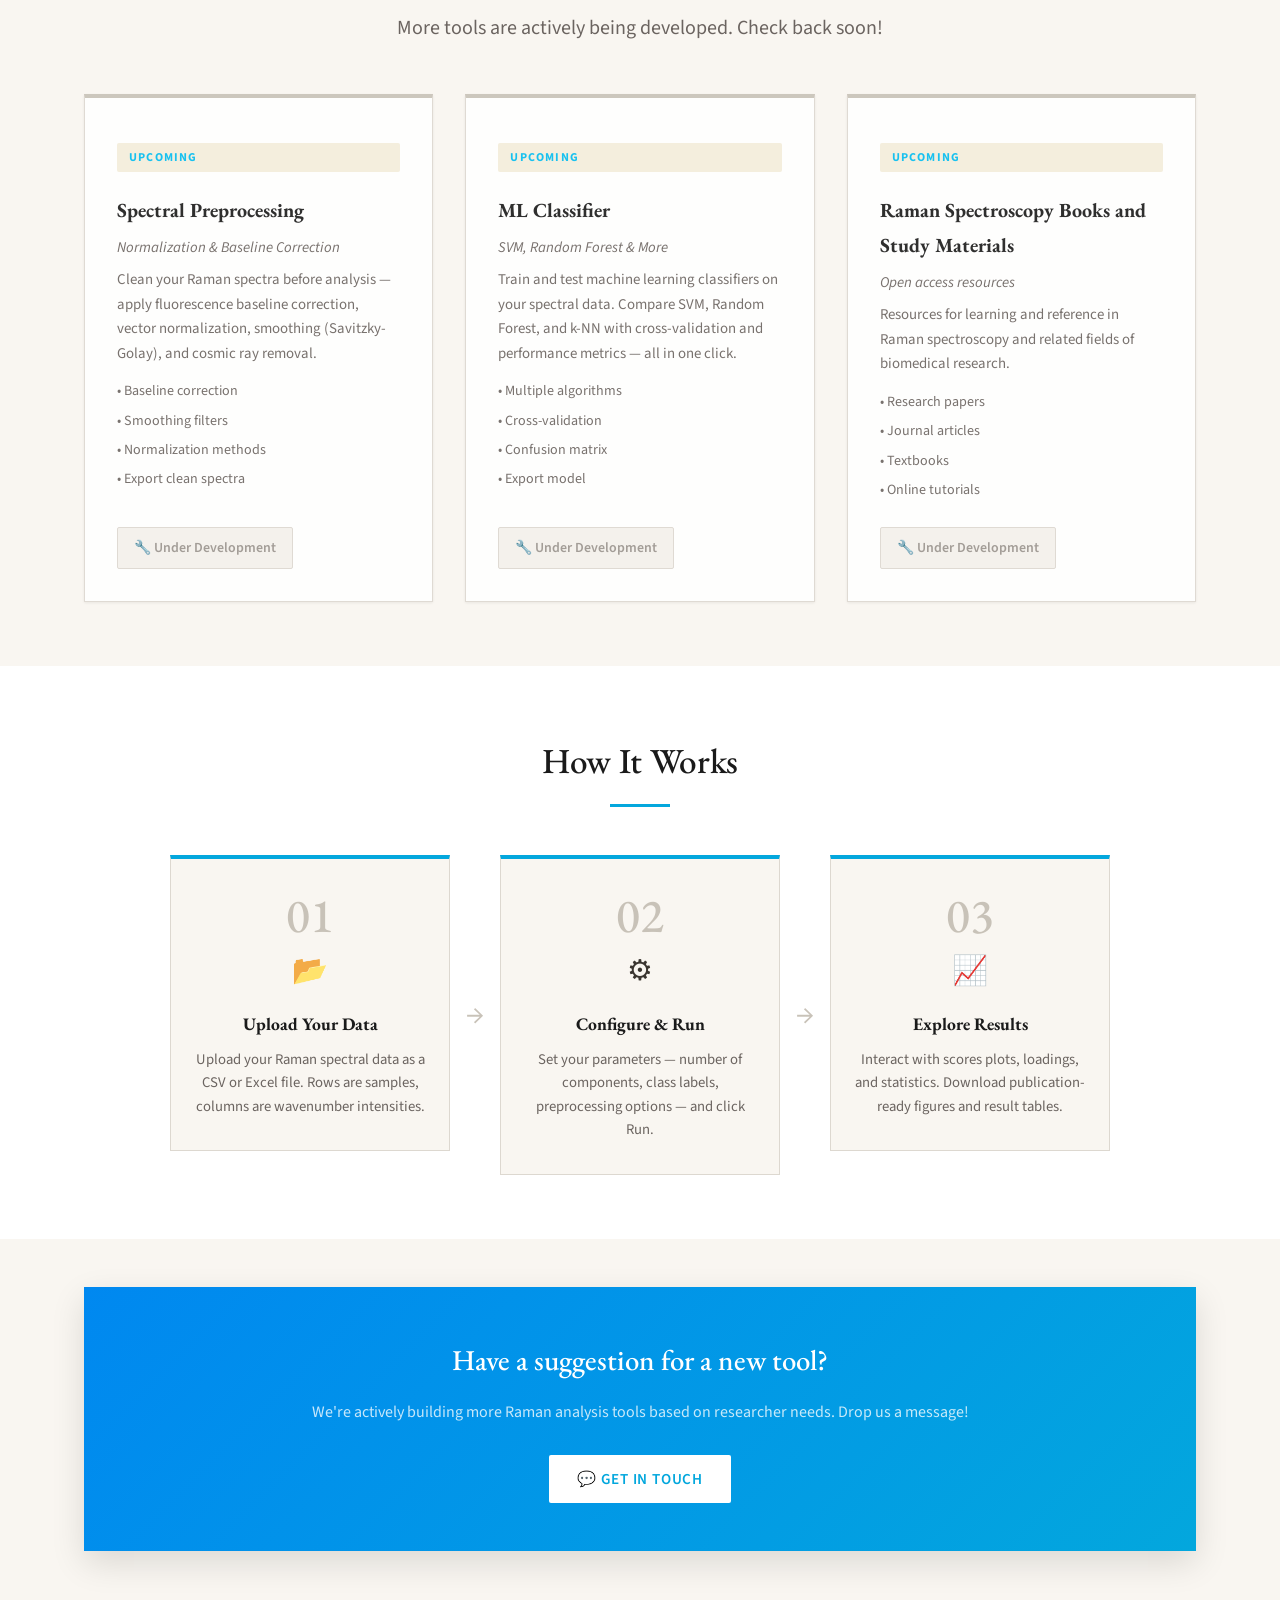
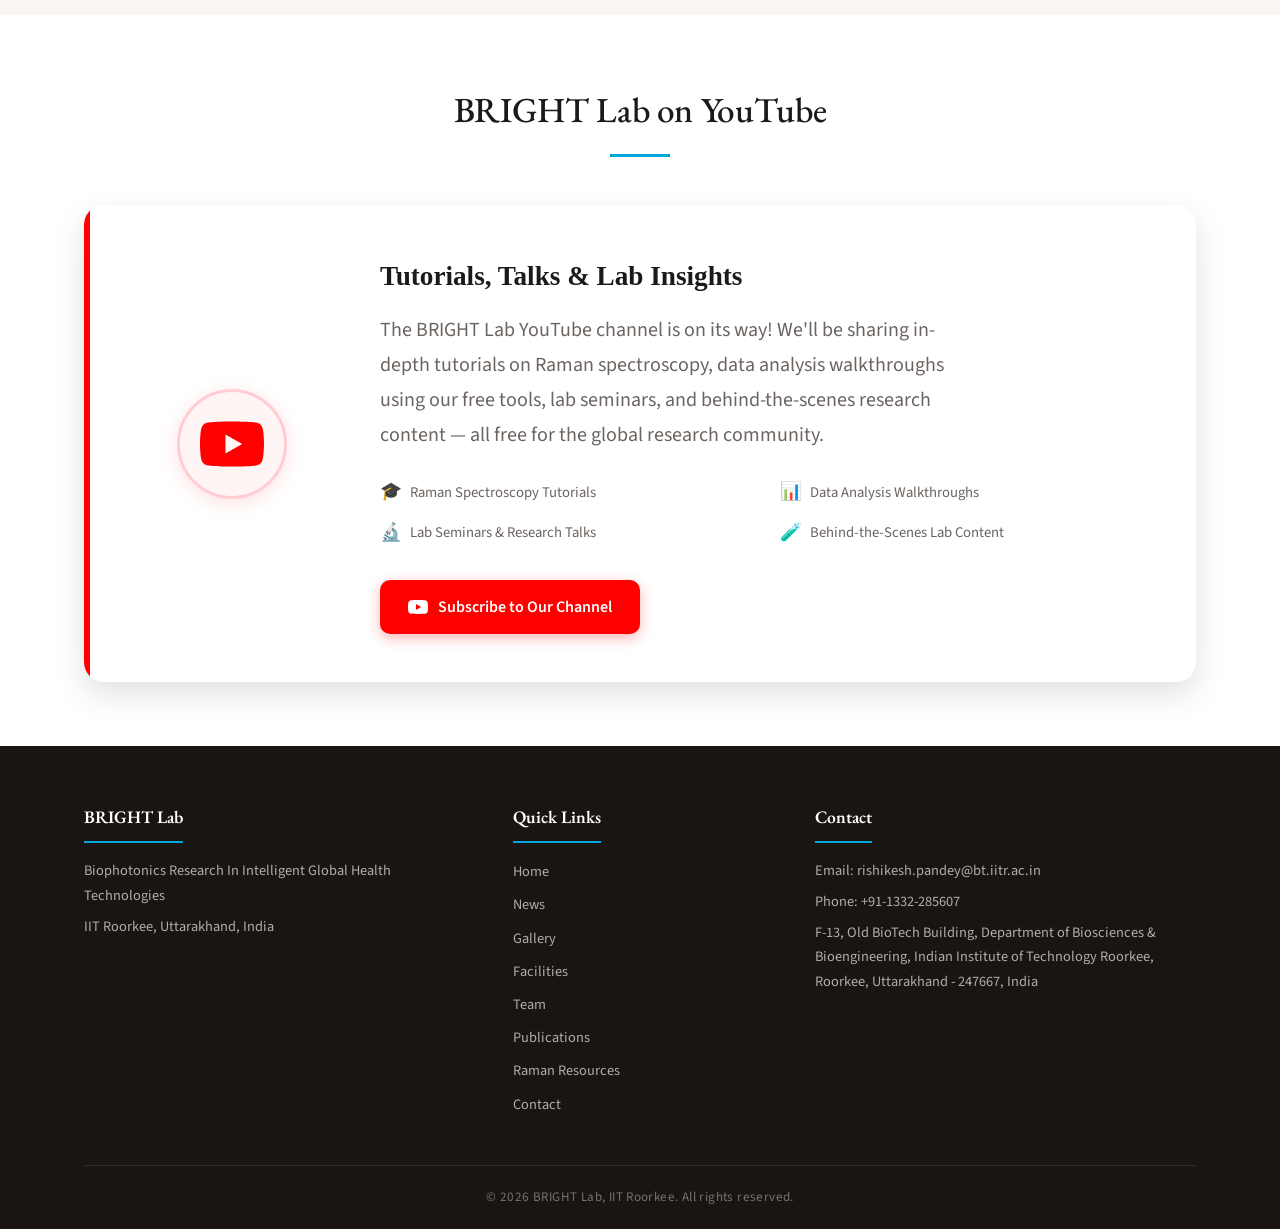
<file: raman-resources.html>
<!DOCTYPE html>
<html lang="en">
<head>
    <meta charset="UTF-8">
    <meta name="viewport" content="width=device-width, initial-scale=1.0">
    <title>Raman Resources - BRIGHT Lab</title>
    <link rel="stylesheet" href="styles.css">
    <link href="https://fonts.googleapis.com/css2?family=EB+Garamond:ital,wght@0,400;0,500;0,600;0,700;1,400;1,500&family=Source+Sans+3:wght@300;400;500;600;700&display=swap" rel="stylesheet">
</head>
<body>

    <!-- Navigation -->
    <nav class="navbar">
        <div class="container">
            <div class="nav-wrapper">
                <div class="logo-section">
                    <a href="https://www.thebrightlab.in/index.html" target="_blank">
                        <img src="images/brightlablogo.jpeg" alt="BRIGHT Lab" height="70">
                    </a>

                    <a href="https://www.iitr.ac.in/" target="_blank">
                        <img src="images/iitroorkee.jpeg" alt="IIT R" height="70">
                    </a>
                </div>
                <ul class="nav-menu" id="navMenu">
                    <li><a href="index.html">Home</a> <div class="underline2"></div></li>
                    <li><a href="news.html">News</a> <div class="underline2"></div></li>
                    <li><a href="Gallery.html">Gallery</a> <div class="underline2"></div></li>
                    <li><a href="facilities.html">Facilities</a> <div class="underline2"></div></li>
                    <li><a href="team.html">Team</a> <div class="underline2"></div></li>
                    <li><a href="publications.html">Publications</a> <div class="underline2"></div></li>
                    <li><a href="raman-resources.html" class="active">Raman Resources</a> <div class="underline2"></div></li>
                    <li><a href="contact.html">Contact</a> <div class="underline2"></div></li>
                </ul>
                <div class="hamburger" id="hamburger">
                    <span></span>
                    <span></span>
                    <span></span>
                </div>
            </div>
        </div>
    </nav>

    <!-- Hero Section -->
    <section class="hero rr-hero">
        <div class="container">
            <div class="rr-hero-badge"> Open Access Tools</div>
            <h1 class="hero-title">Raman Resources</h1>
            <p class="hero-subtitle">"Researcher's life made easy — powerful spectral analysis tools, free for the world."</p>
        </div>
    </section>

    <!-- Intro Section -->
    <section class="about-section" style="padding: 3rem 0 1rem;">
        <div class="container">
            <div class="about-content">
                <p>BRIGHT Lab is committed to making cutting-edge spectral analysis accessible to researchers everywhere. Our free web tools let you upload your Raman data and apply advanced statistical and machine learning methods — no coding required.</p>
            </div>
        </div>
    </section>

    <!-- ===================== 
         FEATURED TOOL: PCA
    ========================= -->
    <section class="rr-featured-section">
        <div class="container">
            <div class="section-header">
                <h2>Featured Tool</h2>
                <div class="underline"></div>
            </div>

            <div class="rr-featured-card">
                <div class="rr-featured-visual">
                    <div class="rr-icon-large">📊</div>
                    <div class="rr-scatter-demo">
                        <!-- Decorative animated scatter plot SVG -->
                        <svg viewBox="0 0 320 220" xmlns="http://www.w3.org/2000/svg" class="rr-svg-demo">
                            <!-- Axes -->
                            <line x1="30" y1="190" x2="300" y2="190" stroke="rgba(255,255,255,0.3)" stroke-width="1.5"/>
                            <line x1="30" y1="190" x2="30" y2="20" stroke="rgba(255,255,255,0.3)" stroke-width="1.5"/>
                            <text x="160" y="210" fill="rgba(255,255,255,0.5)" font-size="11" text-anchor="middle">PC1</text>
                            <text x="12" y="110" fill="rgba(255,255,255,0.5)" font-size="11" text-anchor="middle" transform="rotate(-90,12,110)">PC2</text>
                            <!-- Cluster 1 - blue dots -->
                            <circle cx="80"  cy="80"  r="6" fill="#60a5fa" opacity="0.85" class="rr-dot"/>
                            <circle cx="95"  cy="68"  r="5" fill="#60a5fa" opacity="0.75" class="rr-dot"/>
                            <circle cx="70"  cy="95"  r="7" fill="#60a5fa" opacity="0.9"  class="rr-dot"/>
                            <circle cx="110" cy="75"  r="5" fill="#60a5fa" opacity="0.7"  class="rr-dot"/>
                            <circle cx="88"  cy="105" r="6" fill="#60a5fa" opacity="0.8"  class="rr-dot"/>
                            <circle cx="60"  cy="70"  r="4" fill="#60a5fa" opacity="0.65" class="rr-dot"/>
                            <circle cx="105" cy="90"  r="5" fill="#60a5fa" opacity="0.8"  class="rr-dot"/>
                            <!-- Cluster 2 - teal dots -->
                            <circle cx="210" cy="130" r="6" fill="#2dd4bf" opacity="0.85" class="rr-dot"/>
                            <circle cx="225" cy="115" r="5" fill="#2dd4bf" opacity="0.75" class="rr-dot"/>
                            <circle cx="200" cy="145" r="7" fill="#2dd4bf" opacity="0.9"  class="rr-dot"/>
                            <circle cx="240" cy="130" r="5" fill="#2dd4bf" opacity="0.7"  class="rr-dot"/>
                            <circle cx="215" cy="155" r="6" fill="#2dd4bf" opacity="0.8"  class="rr-dot"/>
                            <circle cx="190" cy="120" r="4" fill="#2dd4bf" opacity="0.65" class="rr-dot"/>
                            <circle cx="235" cy="145" r="5" fill="#2dd4bf" opacity="0.8"  class="rr-dot"/>
                            <!-- Cluster 3 - orange dots -->
                            <circle cx="160" cy="50"  r="6" fill="#fb923c" opacity="0.85" class="rr-dot"/>
                            <circle cx="175" cy="38"  r="5" fill="#fb923c" opacity="0.75" class="rr-dot"/>
                            <circle cx="148" cy="62"  r="7" fill="#fb923c" opacity="0.9"  class="rr-dot"/>
                            <circle cx="185" cy="55"  r="5" fill="#fb923c" opacity="0.7"  class="rr-dot"/>
                            <circle cx="165" cy="72"  r="4" fill="#fb923c" opacity="0.8"  class="rr-dot"/>
                            <!-- Ellipses around clusters -->
                            <ellipse cx="88" cy="87" rx="38" ry="30" fill="rgba(96,165,250,0.12)" stroke="rgba(96,165,250,0.4)" stroke-width="1.5" stroke-dasharray="4 3"/>
                            <ellipse cx="216" cy="135" rx="38" ry="28" fill="rgba(45,212,191,0.12)" stroke="rgba(45,212,191,0.4)" stroke-width="1.5" stroke-dasharray="4 3"/>
                            <ellipse cx="167" cy="55" rx="30" ry="22" fill="rgba(251,146,60,0.12)" stroke="rgba(251,146,60,0.4)" stroke-width="1.5" stroke-dasharray="4 3"/>
                            <!-- Legend -->
                            <circle cx="48" cy="168" r="5" fill="#60a5fa"/>
                            <text x="58" y="172" fill="rgba(255,255,255,0.7)" font-size="10">Class A</text>
                            <circle cx="110" cy="168" r="5" fill="#2dd4bf"/>
                            <text x="120" y="172" fill="rgba(255,255,255,0.7)" font-size="10">Class B</text>
                            <circle cx="172" cy="168" r="5" fill="#fb923c"/>
                            <text x="182" y="172" fill="rgba(255,255,255,0.7)" font-size="10">Class C</text>
                        </svg>
                    </div>
                </div>

                <div class="rr-featured-info">
                    <div class="rr-tool-tag">Dimensionality Reduction</div>
                    <h2 class="rr-featured-title">PCA • LDA • QDA — Analytical Chemometrics GUI</h2>
                    <a href="https://www.linkedin.com/in/aryan-jaggi-878483135/" style="color: var(--dark-bg); margin-right: 1rem;" target="_blank">By Aryan Jaggi</a><br>
                    <p class="rr-featured-subtitle">Principal Component Analysis, Linear Discriminant Analysis, Quadratic Discriminant Analysis</p>
                    <p class="rr-featured-desc">Upload your raw Raman spectral data and instantly visualize sample groupings through interactive plots. Identify hidden patterns, reduce dimensionality, and explore variance across your dataset — all in your browser, no installation needed.</p>

                    <div class="rr-feature-tags">
                        <span>📁 CSV / Excel upload</span>
                        <span>📈 Interactive scores plot</span>
                        <span>📉 Loadings plot</span>
                        <span>🎯 Variance explained</span>
                        <span>💾 Export results</span>
                    </div>

                    <div class="rr-featured-actions">
                        <a href="https://supervised-unsupervised-ml-gui-cwdprappn37uensjgxriruq.streamlit.app/" class="rr-launch-btn rr-launch-primary" onclick="window.open(this.href, '_blank'); return false;">
                            🚀 Launch PCA Tool
                        </a>
                        <!-- <span class="rr-coming-soon-note">⏳ Link coming soon</span> -->
                    </div>
                </div>
            </div>
        </div>
    </section>

    <!-- =====================
         MORE TOOLS GRID
    ========================= -->
    <section class="rr-tools-section">
        <div class="container">
            <div class="section-header">
                <h2>More Tools</h2>
                <div class="underline"></div>
                <p style="margin-top:1rem; color:var(--text-light);">More tools are actively being developed. Check back soon!</p>
            </div>

            <div class="rr-tools-grid">

                <!-- LDA Tool -->
                <!-- <div class="rr-tool-card">
                    <div class="rr-tool-icon">🎯</div>
                    <div class="rr-tool-tag">Classification</div>
                    <h3>LDA for Raman Spectra</h3>
                    <p class="rr-tool-subtitle">Linear Discriminant Analysis</p>
                    <p>Classify your Raman spectra using LDA — a supervised method that finds the axes maximizing class separation. Ideal for distinguishing tissue types, bacterial species, or chemical compositions.</p>
                    <ul class="rr-tool-features">
                        <li>📁 CSV / Excel upload</li>
                        <li>🏷️ Class label support</li>
                        <li>📊 LD scores plot</li>
                        <li>📋 Classification report</li>
                        <li>💾 Export predictions</li>
                    </ul>
                    <div class="rr-tool-actions">
                        <a href="#" class="rr-launch-btn rr-launch-secondary" onclick="alert('Link coming soon! This tool is under development.'); return false;">
                            🚀 Launch LDA Tool
                        </a>
                        <span class="rr-coming-soon-badge">Coming Soon</span>
                    </div>
                </div> -->

                <!-- Placeholder for future tool 1 -->
                <div class="rr-tool-card rr-tool-card--future">
                    <div class="rr-tool-icon"></div>
                    <div class="rr-tool-tag rr-tag-future">Upcoming</div>
                    <h3>Spectral Preprocessing</h3>
                    <p class="rr-tool-subtitle">Normalization & Baseline Correction</p>
                    <p>Clean your Raman spectra before analysis — apply fluorescence baseline correction, vector normalization, smoothing (Savitzky-Golay), and cosmic ray removal.</p>
                    <ul class="rr-tool-features">
                        <li> • Baseline correction</li>
                        <li> • Smoothing filters</li>
                        <li> • Normalization methods</li>
                        <li> • Export clean spectra</li>
                    </ul>
                    <div class="rr-tool-actions">
                        <span class="rr-coming-soon-badge rr-badge-large">🔧 Under Development</span>
                    </div>
                </div>

                <!-- Placeholder for future tool 2 -->
                <div class="rr-tool-card rr-tool-card--future">
                    <div class="rr-tool-icon"></div>
                    <div class="rr-tool-tag rr-tag-future">Upcoming</div>
                    <h3>ML Classifier</h3>
                    <p class="rr-tool-subtitle">SVM, Random Forest & More</p>
                    <p>Train and test machine learning classifiers on your spectral data. Compare SVM, Random Forest, and k-NN with cross-validation and performance metrics — all in one click.</p>
                    <ul class="rr-tool-features">
                        <li> • Multiple algorithms</li>
                        <li> • Cross-validation</li>
                        <li> • Confusion matrix</li>
                        <li> • Export model</li>
                    </ul>
                    <div class="rr-tool-actions">
                        <span class="rr-coming-soon-badge rr-badge-large">🔧 Under Development</span>
                    </div>
                </div>
                <div class="rr-tool-card rr-tool-card--future">
                    <div class="rr-tool-icon"></div>
                    <div class="rr-tool-tag rr-tag-future">Upcoming</div>
                    <h3>Raman Spectroscopy Books and Study Materials</h3>
                    <p class="rr-tool-subtitle">Open access resources</p>
                    <p>Resources for learning and reference in Raman spectroscopy and related fields of biomedical research.</p>
                    <ul class="rr-tool-features">
                        <li> • Research papers</li>
                        <li> • Journal articles</li>
                        <li> • Textbooks</li>
                        <li> • Online tutorials</li>
                    </ul>
                    <div class="rr-tool-actions">
                        <span class="rr-coming-soon-badge rr-badge-large">🔧 Under Development</span>
                    </div>
                </div>
                

            </div>
        </div>
    </section>

    <!-- How It Works -->
    <section class="rr-howitworks-section">
        <div class="container">
            <div class="section-header">
                <h2>How It Works</h2>
                <div class="underline"></div>
            </div>
            <div class="rr-steps-grid">
                <div class="rr-step">
                    <div class="rr-step-number">01</div>
                    <div class="rr-step-icon">📂</div>
                    <h3>Upload Your Data</h3>
                    <p>Upload your Raman spectral data as a CSV or Excel file. Rows are samples, columns are wavenumber intensities.</p>
                </div>
                <div class="rr-step-arrow">→</div>
                <div class="rr-step">
                    <div class="rr-step-number">02</div>
                    <div class="rr-step-icon">⚙️</div>
                    <h3>Configure & Run</h3>
                    <p>Set your parameters — number of components, class labels, preprocessing options — and click Run.</p>
                </div>
                <div class="rr-step-arrow">→</div>
                <div class="rr-step">
                    <div class="rr-step-number">03</div>
                    <div class="rr-step-icon">📈</div>
                    <h3>Explore Results</h3>
                    <p>Interact with scores plots, loadings, and statistics. Download publication-ready figures and result tables.</p>
                </div>
            </div>
        </div>
    </section>

    <!-- CTA Banner -->
    <section class="rr-cta-section">
        <div class="container">
            <div class="rr-cta-box">
                <h3>Have a suggestion for a new tool?</h3>
                <p>We're actively building more Raman analysis tools based on researcher needs. Drop us a message!</p>
                <a href="contact.html" class="btn-primary">💬 Get in Touch</a>
            </div>
        </div>
    </section>

    <!-- YouTube Channel Section -->
    <section class="yt-section">
        <div class="container">
            <div class="section-header">
                <h2>BRIGHT Lab on YouTube</h2>
                <div class="underline"></div>
            </div>
            <div class="yt-card">
                <div class="yt-left">
                    <div class="yt-icon-wrap">
                        <svg xmlns="http://www.w3.org/2000/svg" viewBox="0 0 24 24" fill="#FF0000" width="64" height="64">
                            <path d="M23.498 6.186a3.016 3.016 0 0 0-2.122-2.136C19.505 3.545 12 3.545 12 3.545s-7.505 0-9.377.505A3.017 3.017 0 0 0 .502 6.186C0 8.07 0 12 0 12s0 3.93.502 5.814a3.016 3.016 0 0 0 2.122 2.136c1.871.505 9.376.505 9.376.505s7.505 0 9.377-.505a3.015 3.015 0 0 0 2.122-2.136C24 15.93 24 12 24 12s0-3.93-.502-5.814zM9.545 15.568V8.432L15.818 12l-6.273 3.568z"/>
                        </svg>
                    </div>
                    <!-- <div class="yt-badge">Coming Soon</div> -->
                </div>
                <div class="yt-right">
                    <h3>Tutorials, Talks & Lab Insights</h3>
                    <p>The BRIGHT Lab YouTube channel is on its way! We'll be sharing in-depth tutorials on Raman spectroscopy, data analysis walkthroughs using our free tools, lab seminars, and behind-the-scenes research content — all free for the global research community.</p>
                    <div class="yt-features">
                        <div class="yt-feature-item">
                            <span class="yt-feature-icon">🎓</span>
                            <span>Raman Spectroscopy Tutorials</span>
                        </div>
                        <div class="yt-feature-item">
                            <span class="yt-feature-icon">📊</span>
                            <span>Data Analysis Walkthroughs</span>
                        </div>
                        <div class="yt-feature-item">
                            <span class="yt-feature-icon">🔬</span>
                            <span>Lab Seminars & Research Talks</span>
                        </div>
                        <div class="yt-feature-item">
                            <span class="yt-feature-icon">🧪</span>
                            <span>Behind-the-Scenes Lab Content</span>
                        </div>
                    </div>
                    <a href="https://youtube.com/@brightlab-z5m?si=JOJCGS4BCB8So9l1" target="_blank" class="yt-subscribe-btn">
                        <svg xmlns="http://www.w3.org/2000/svg" viewBox="0 0 24 24" fill="currentColor" width="20" height="20" style="flex-shrink:0;">
                            <path d="M23.498 6.186a3.016 3.016 0 0 0-2.122-2.136C19.505 3.545 12 3.545 12 3.545s-7.505 0-9.377.505A3.017 3.017 0 0 0 .502 6.186C0 8.07 0 12 0 12s0 3.93.502 5.814a3.016 3.016 0 0 0 2.122 2.136c1.871.505 9.376.505 9.376.505s7.505 0 9.377-.505a3.015 3.015 0 0 0 2.122-2.136C24 15.93 24 12 24 12s0-3.93-.502-5.814zM9.545 15.568V8.432L15.818 12l-6.273 3.568z"/>
                        </svg>
                        Subscribe to Our Channel
                    </a>
                </div>
            </div>
        </div>
    </section>

    <!-- Footer -->
    <footer class="footer">
        <div class="container">
            <div class="footer-content">
                <div class="footer-section">
                    <h4>BRIGHT Lab</h4>
                    <p>Biophotonics Research In Intelligent Global Health Technologies</p>
                    <p>IIT Roorkee, Uttarakhand, India</p>
                </div>
                <div class="footer-section">
                    <h4>Quick Links</h4>
                   <ul>
                        <li><a href="index.html">Home</a></li>
                        <li><a href="news.html">News</a></li>
                        <li><a href="Gallery.html">Gallery</a></li>
                        <li><a href="facilities.html">Facilities</a></li>
                        <li><a href="team.html">Team</a></li>
                        <li><a href="publications.html">Publications</a></li>
                        <li><a href="raman-resources.html">Raman Resources</a></li>
                        <li><a href="contact.html">Contact</a></li>
                    </ul>
                </div>
                <div class="footer-section">
                    <h4>Contact</h4>
                    <p>Email: rishikesh.pandey@bt.iitr.ac.in</p>
                    <p>Phone: +91-1332-285607</p>
                    <p>F-13, Old BioTech Building, Department of Biosciences & Bioengineering,
                        Indian Institute of Technology Roorkee,
                        Roorkee, Uttarakhand - 247667, India</p>
                </div>
            </div>
            <div class="footer-bottom">
                <p>&copy; 2026 BRIGHT Lab, IIT Roorkee. All rights reserved.</p>
            </div>
        </div>
    </footer>

    <script src="script.js"></script>
</body>
</html>
</file>
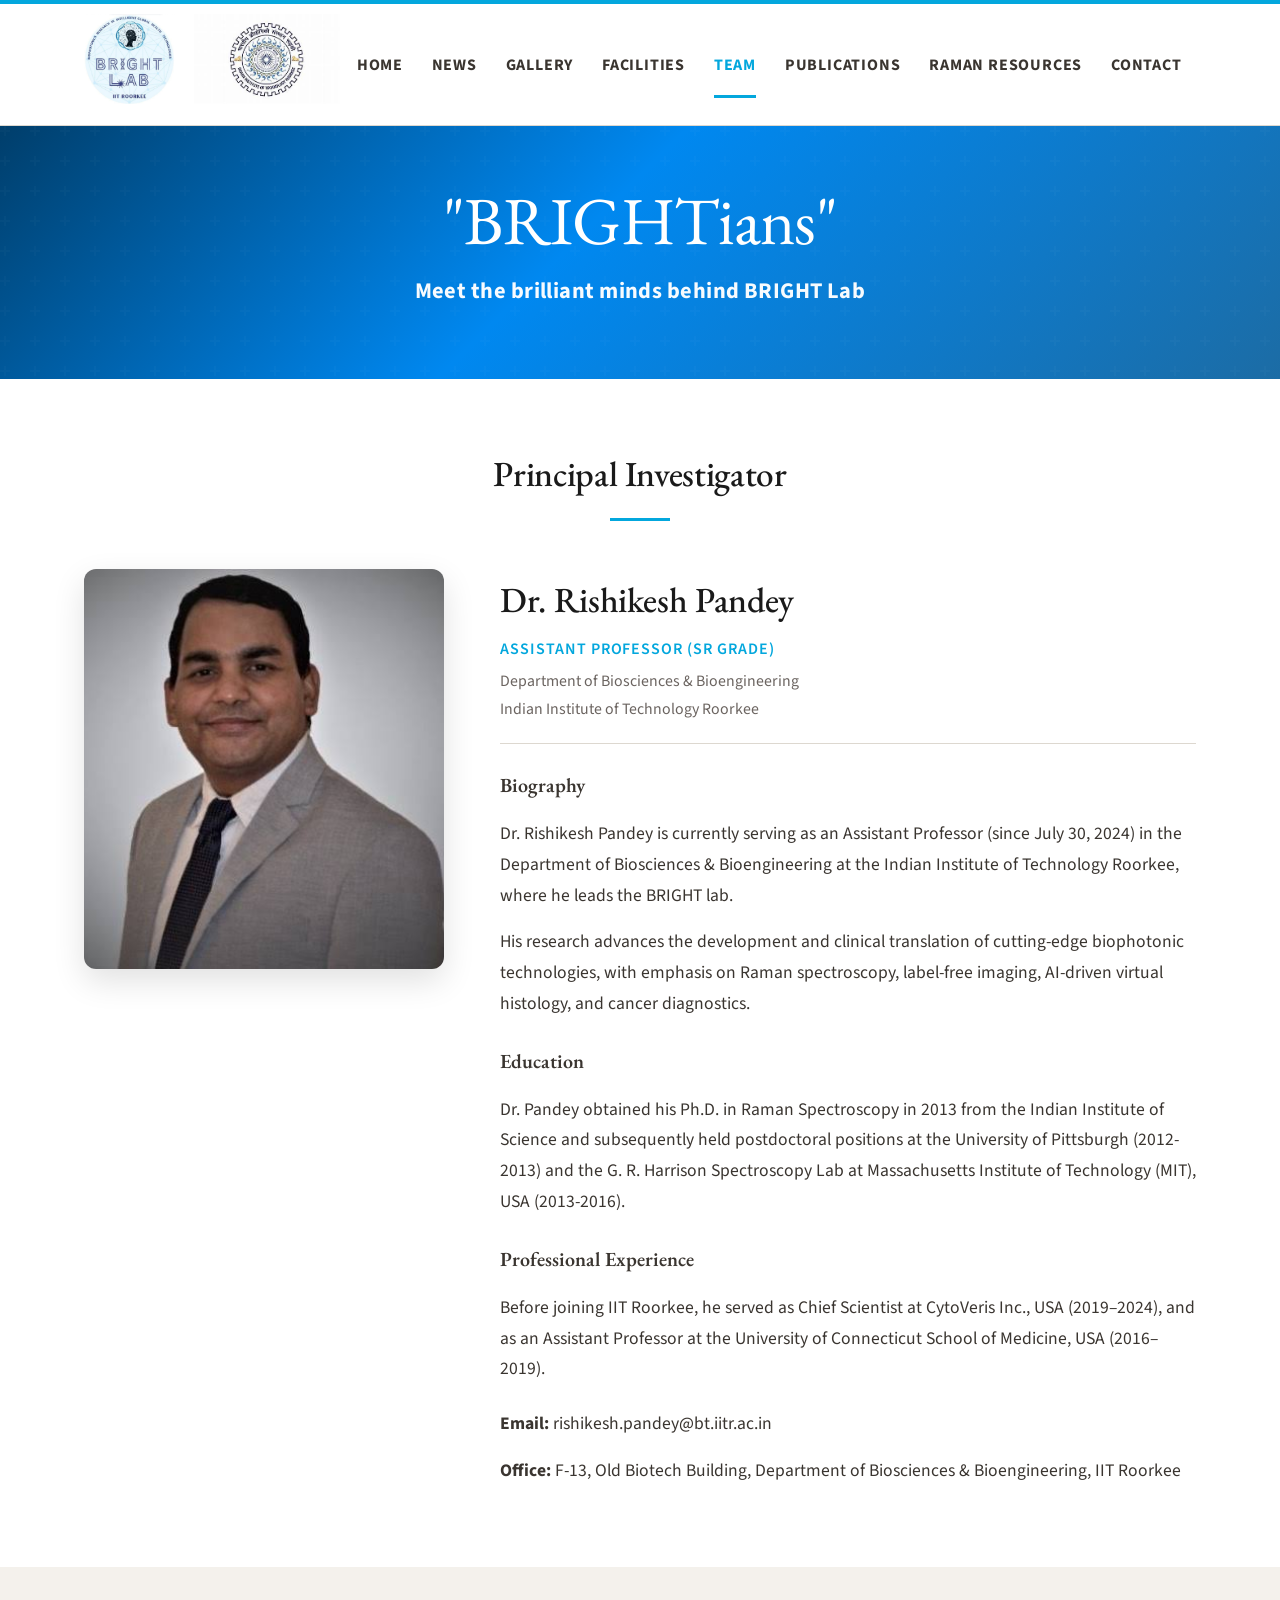
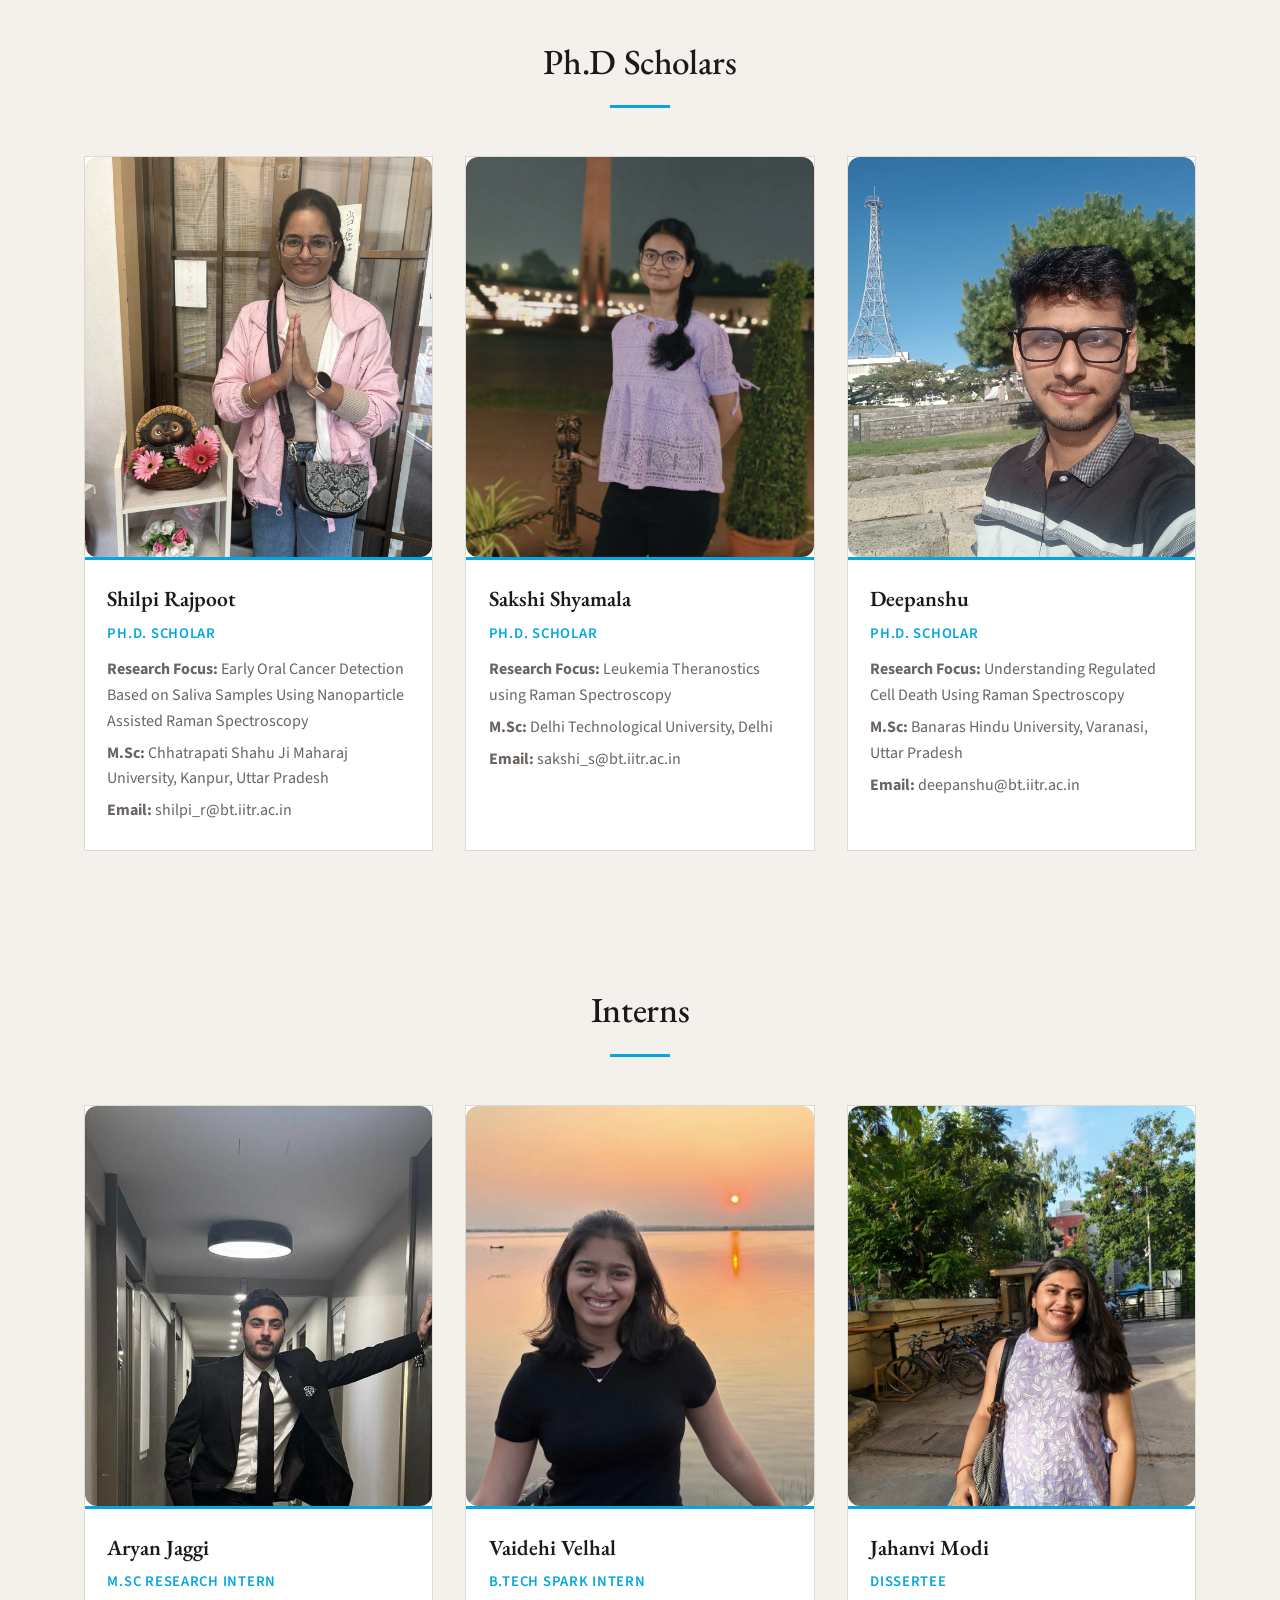
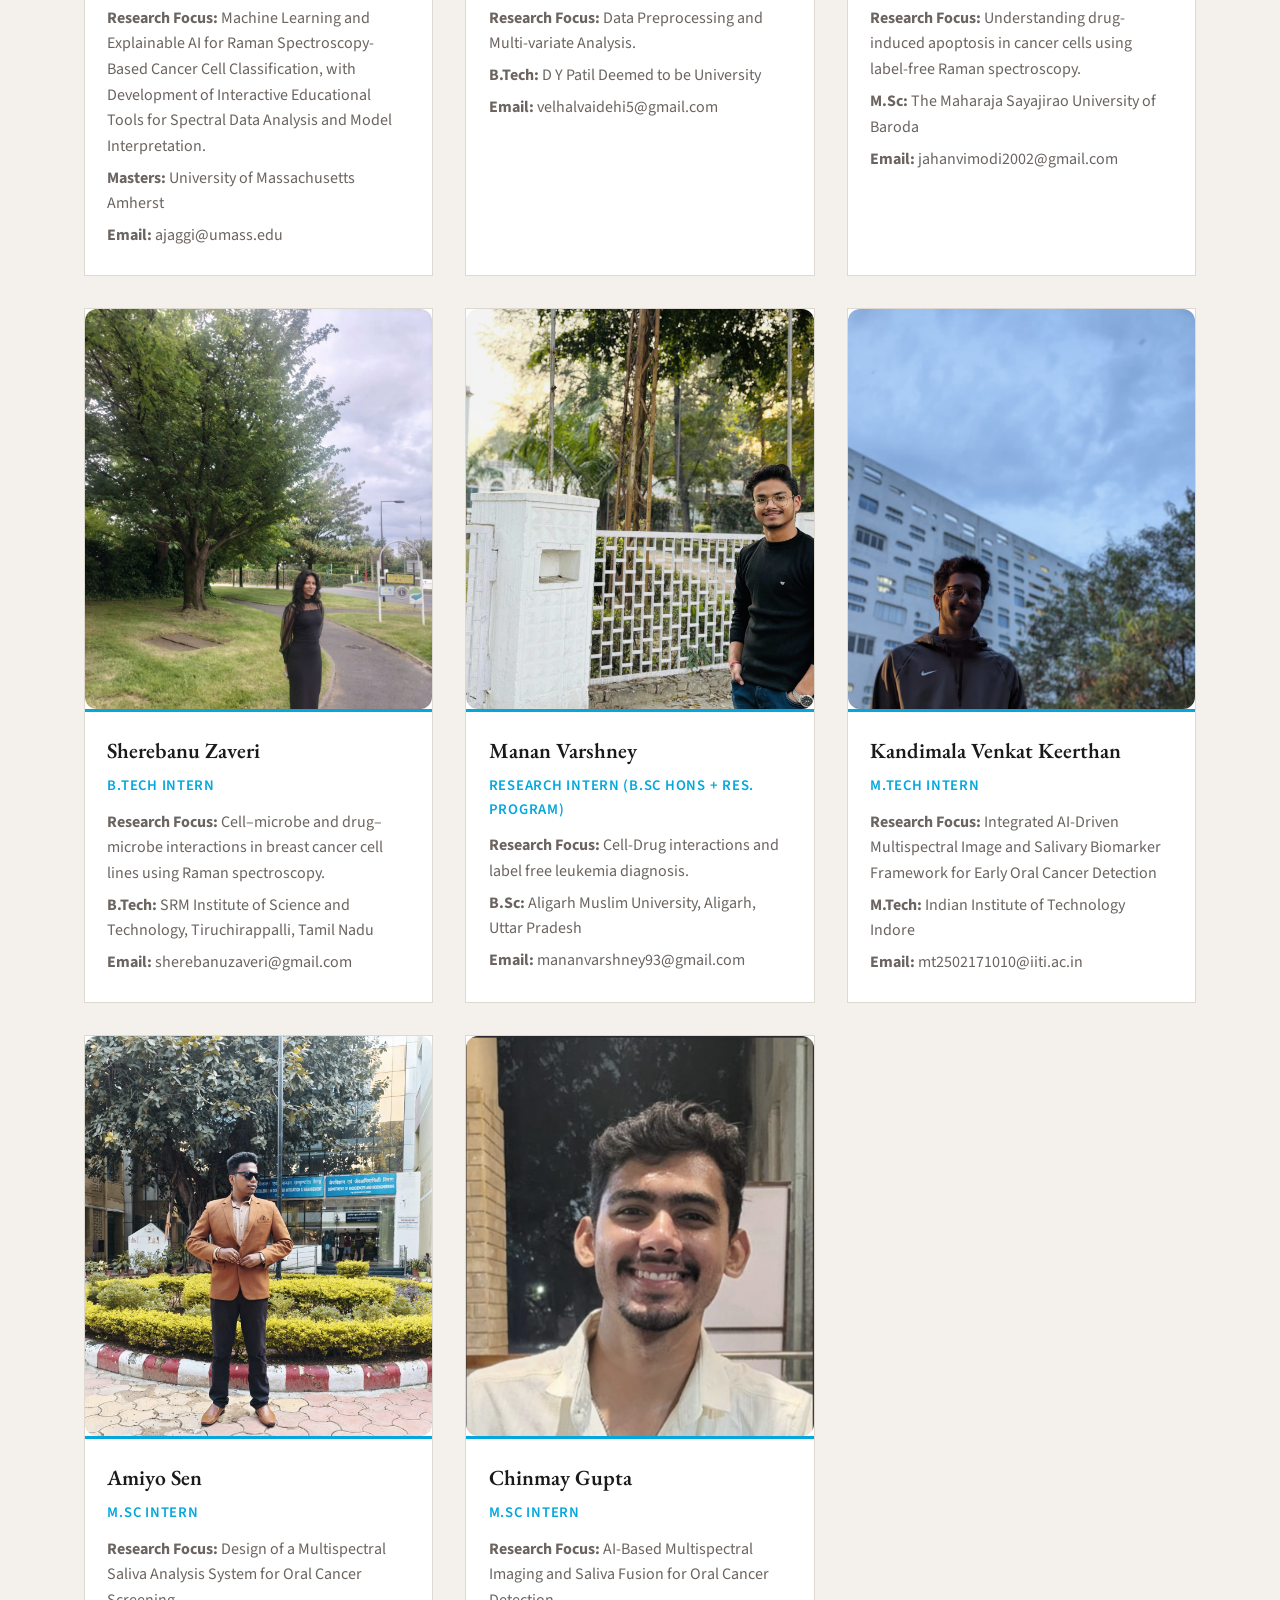
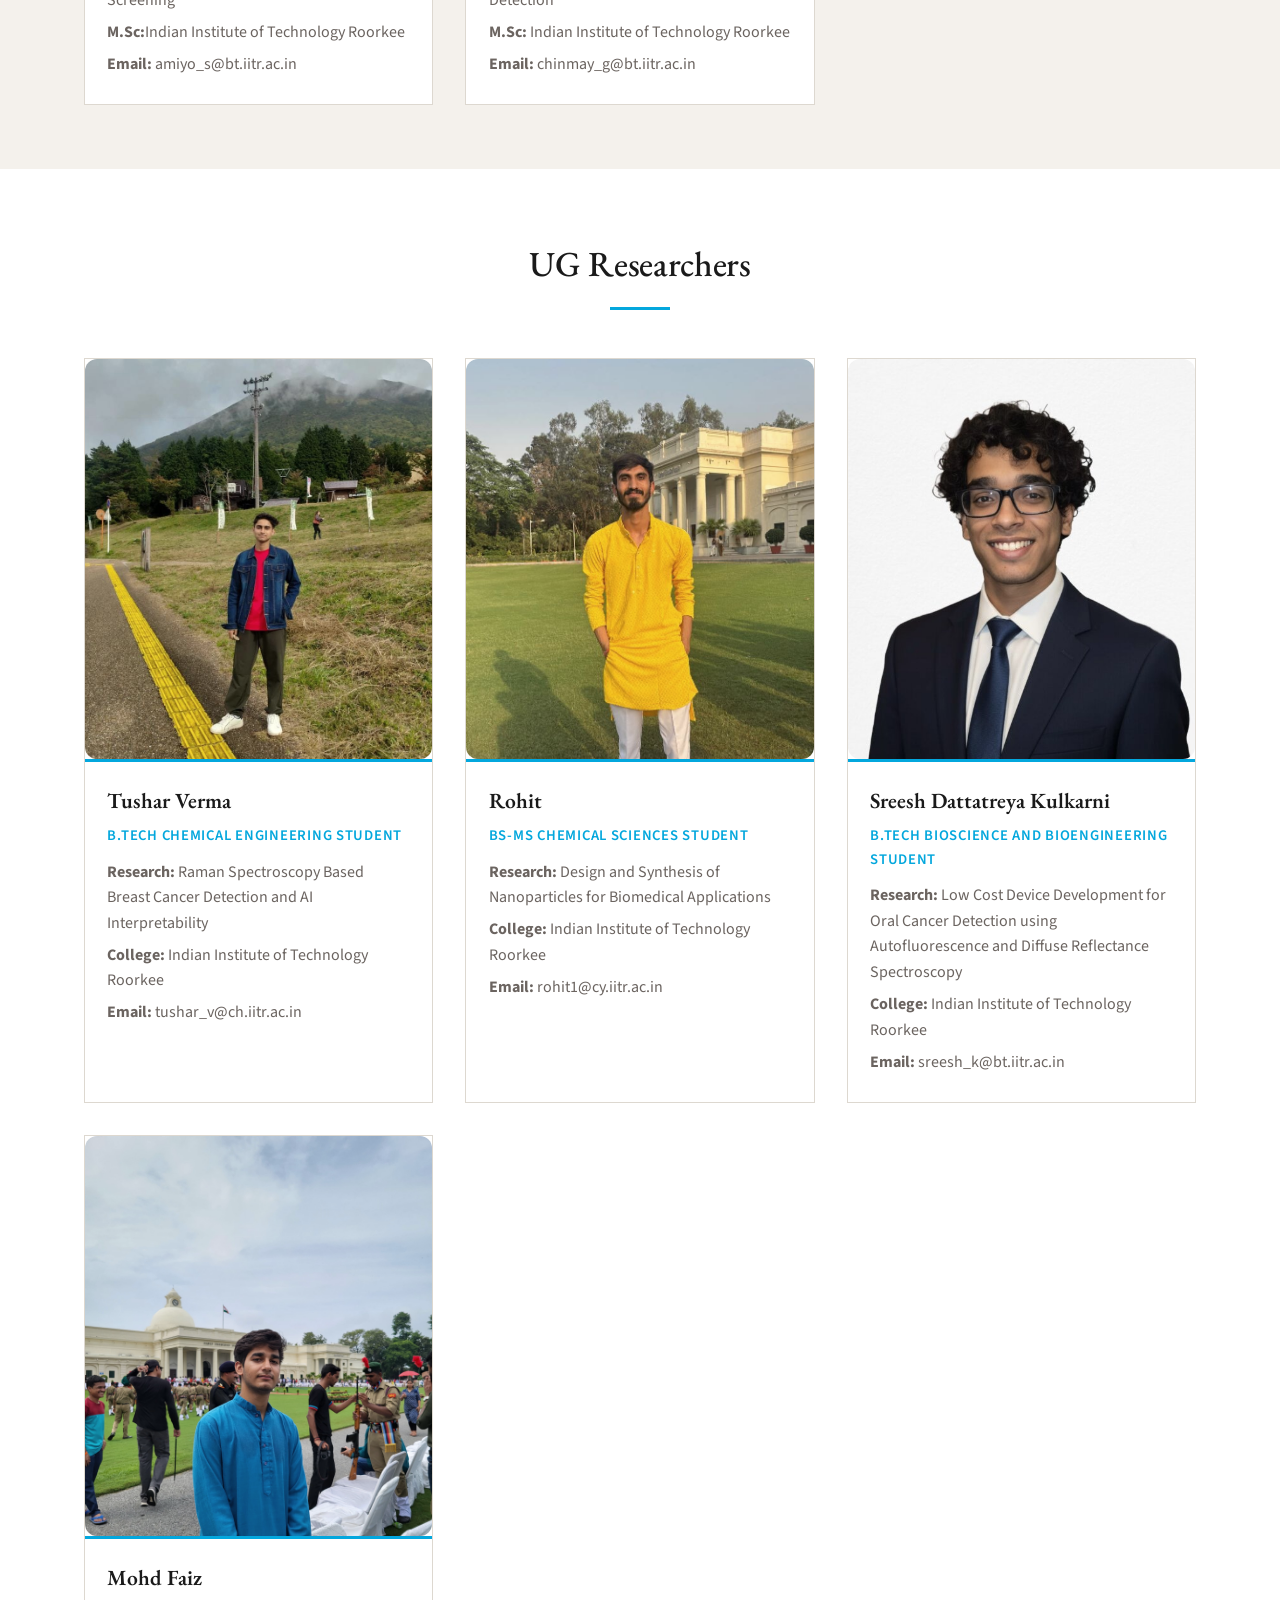
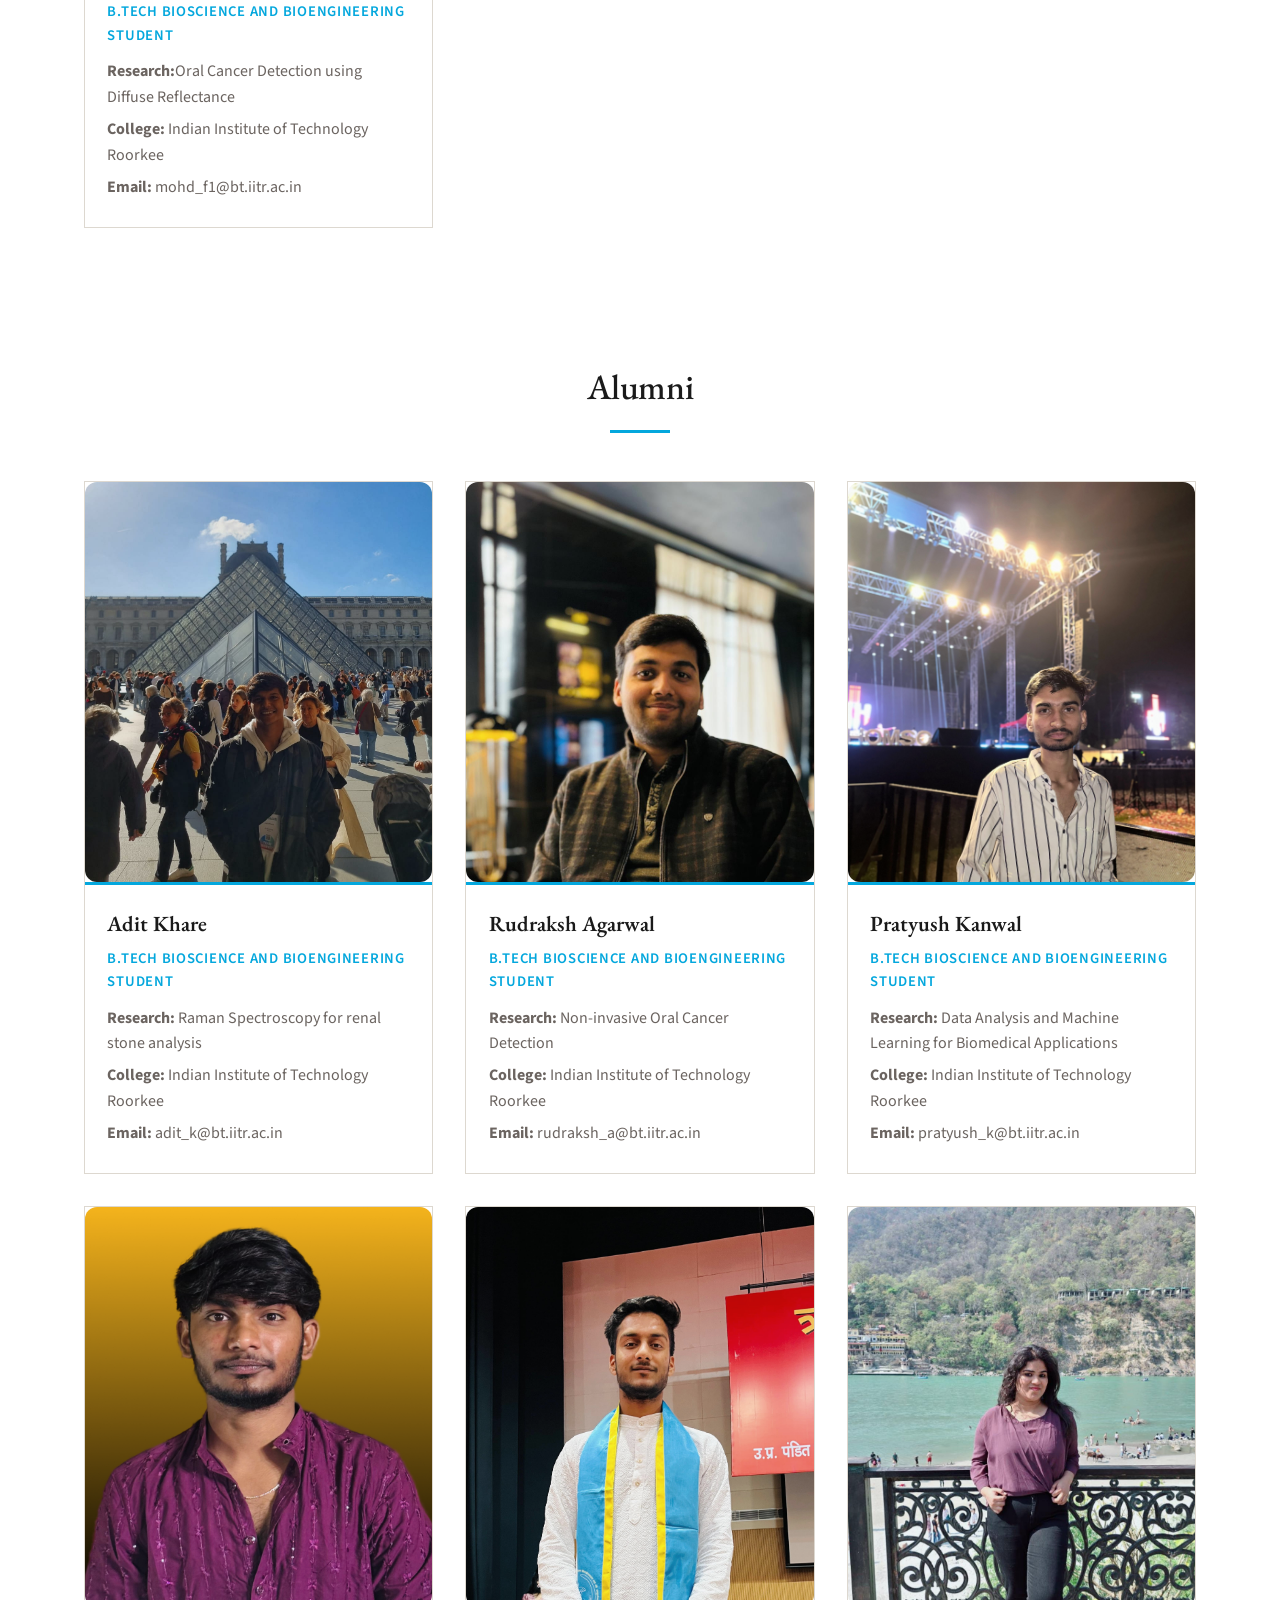
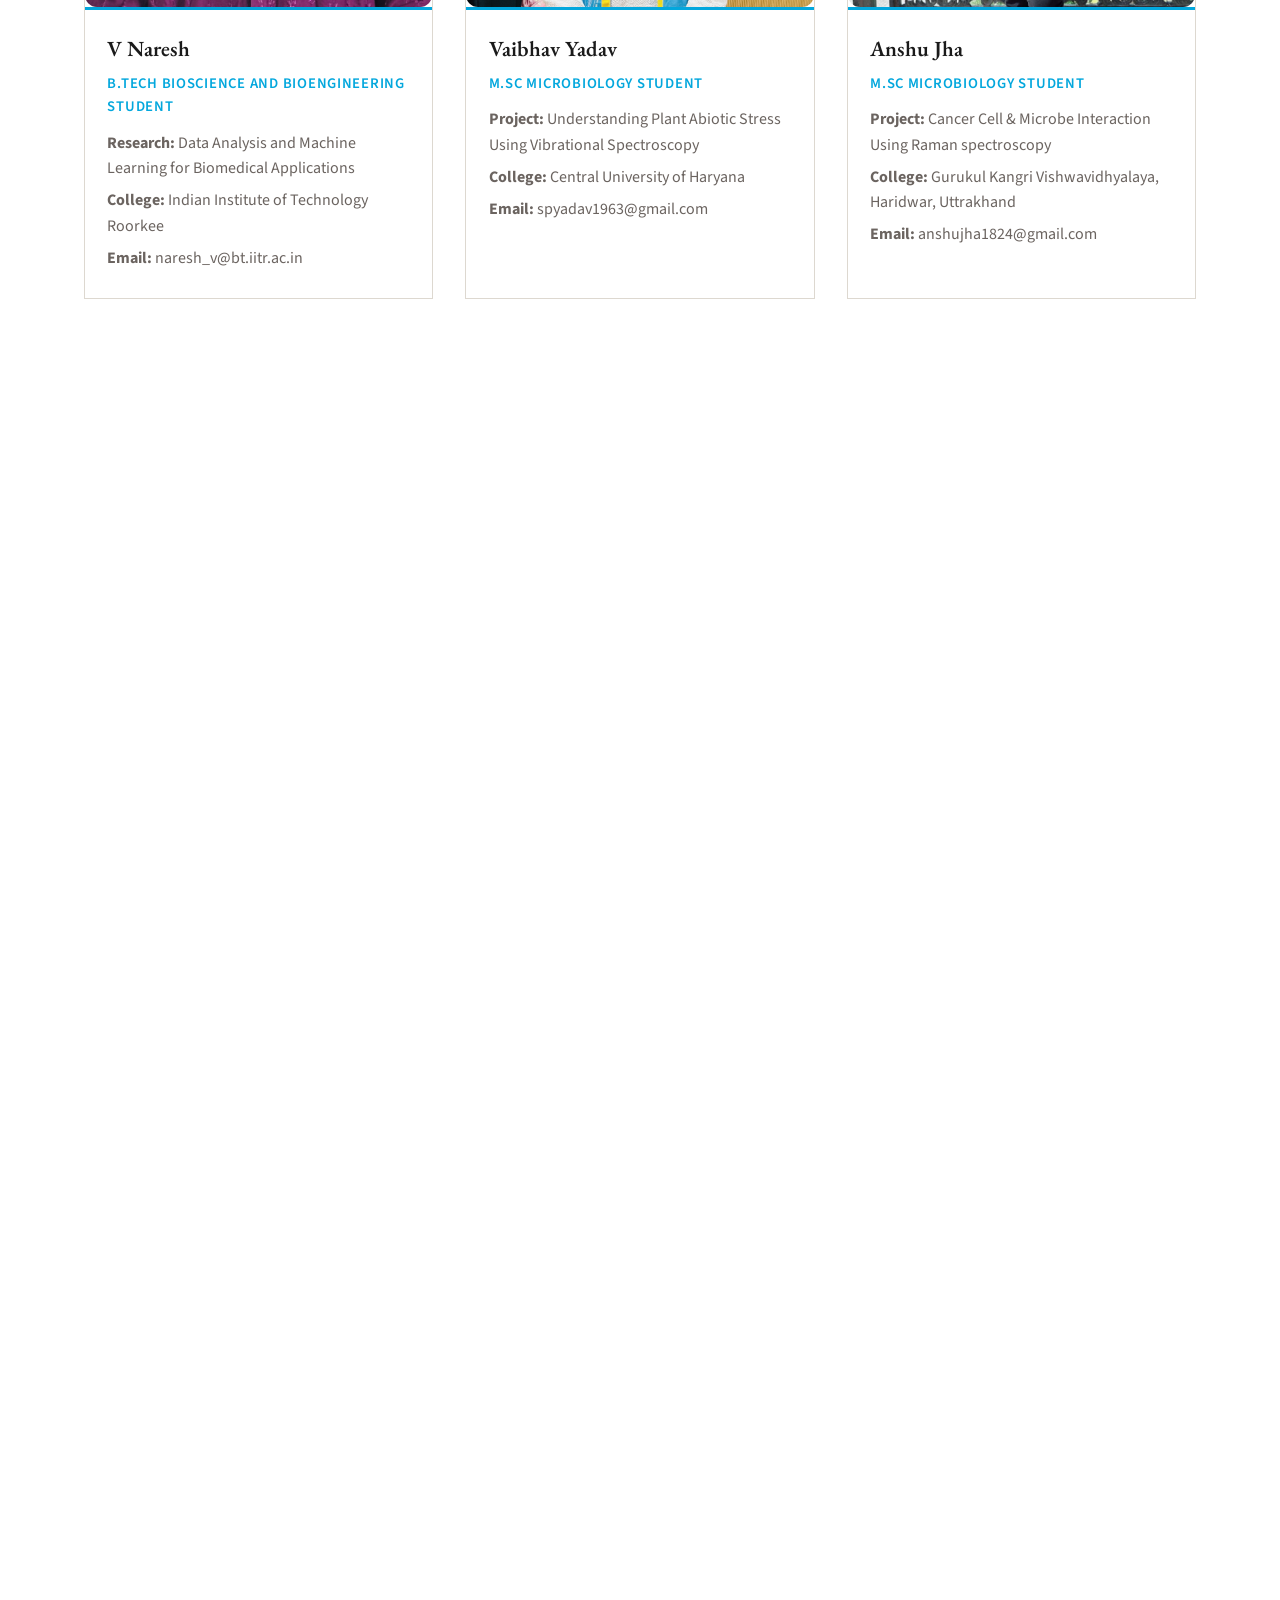
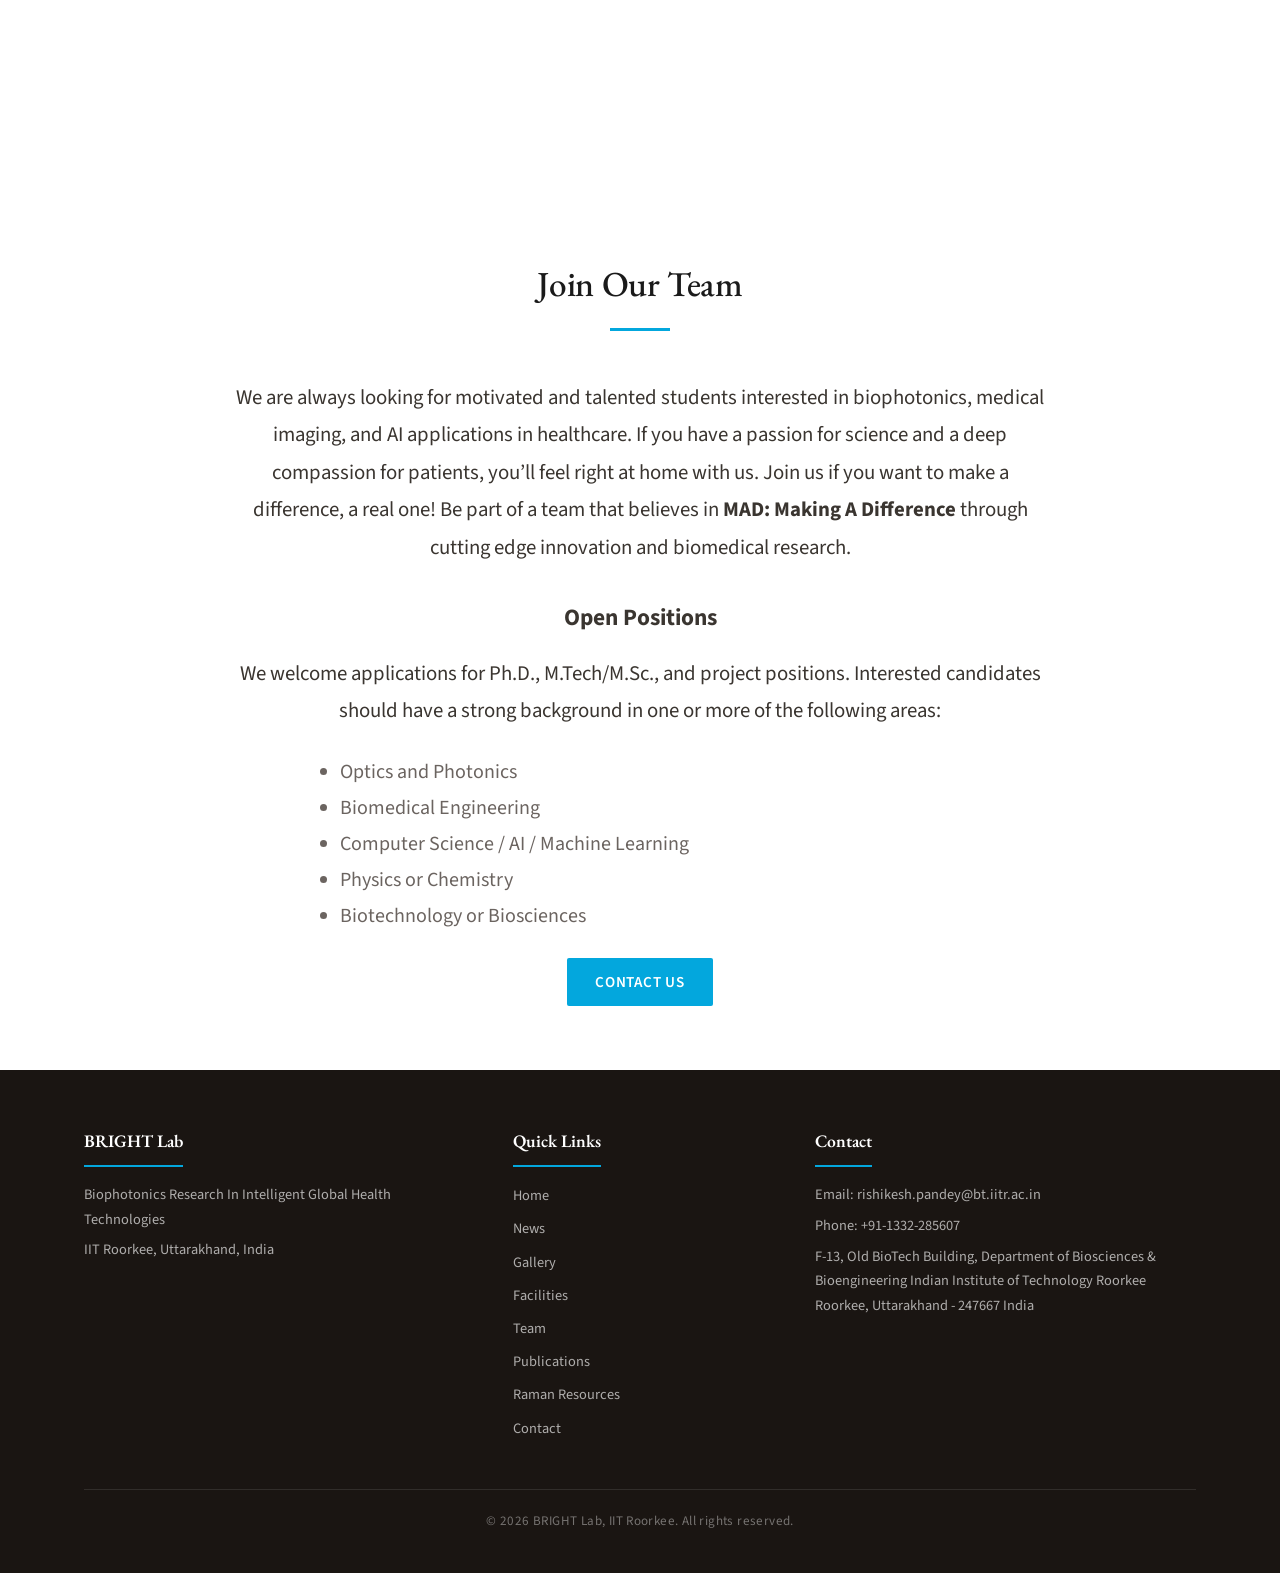
<file: team.html>
<!DOCTYPE html>
<html lang="en">
<head>
    <meta charset="UTF-8">
    <meta name="viewport" content="width=device-width, initial-scale=1.0">
    <title>Team - BRIGHT Lab</title>
    <link rel="stylesheet" href="styles.css">
    <link href="https://fonts.googleapis.com/css2?family=EB+Garamond:ital,wght@0,400;0,500;0,600;0,700;1,400;1,500&family=Source+Sans+3:wght@300;400;500;600;700&display=swap" rel="stylesheet">
</head>
<body>
    <!-- Navigation -->
    <nav class="navbar">
        <div class="container">
            <div class="nav-wrapper">
                <div class="logo-section">
                    <a href="https://www.thebrightlab.in/index.html" target="_blank">
                        <img src="images/brightlablogo.jpeg" alt="BRIGHT Lab" height="70">
                    </a>

                    <a href="https://www.iitr.ac.in/" target="_blank">
                        <img src="images/iitroorkee.jpeg" alt="IIT R" height="70">
                    </a>
                </div>
                <ul class="nav-menu" id="navMenu">
                    <li><a href="index.html">Home</a> <div class="underline2"></div></li>
                    <li><a href="news.html">News</a> <div class="underline2"></div></li>
                    <li><a href="Gallery.html">Gallery</a> <div class="underline2"></div></li>
                    <li><a href="facilities.html">Facilities</a> <div class="underline2"></div></li>
                    <li><a href="team.html" class="active">Team</a> <div class="underline2"></div></li>
                    <li><a href="publications.html">Publications</a> <div class="underline2"></div></li>
                    <li><a href="raman-resources.html">Raman Resources</a> <div class="underline2"></div></li>
                    <li><a href="contact.html">Contact</a> <div class="underline2"></div></li>
                </ul>
                <div class="hamburger" id="hamburger">
                    <span></span>
                    <span></span>
                    <span></span>
                </div>
            </div>
        </div>
    </nav>

    <!-- Page Header -->
    <section class="hero">
        <div class="container">
            <h1 class="hero-title">"BRIGHTians"</h1>
            <p class="hero-subtitle">Meet the brilliant minds behind BRIGHT Lab</p>
        </div>
    </section>

    <!-- Principal Investigator -->
    <section class="team-section">
        <div class="container">
            <div class="section-header">
                <h2>Principal Investigator</h2>
                <div class="underline"></div>
            </div>
            
            <div class="pi-content">
                <img src="images/rishikesh.jpeg" alt="Prof.Rishikesh Pandey" style="width: 100%; height: 400px; object-fit: cover; border-radius: 12px;">
                <div class="pi-info">
                    <h3 class="pi-name">Dr. Rishikesh Pandey</h3>
                    <p class="pi-title">Assistant Professor (Sr Grade)  </p>
                    <p class="pi-department">Department of Biosciences & Bioengineering<br>Indian Institute of Technology Roorkee</p>
                    
                    <div class="pi-bio">
                        <h4 style="color: var(--primary-color); margin-bottom: 1rem;">Biography</h4>
                        <p>Dr. Rishikesh Pandey is currently serving as an Assistant Professor (since July 30, 2024) in the Department of Biosciences & Bioengineering at the Indian Institute of Technology Roorkee, where he leads the BRIGHT lab.</p>
                        
                        <p>His research advances the development and clinical translation of cutting-edge biophotonic technologies, with emphasis on Raman spectroscopy, label-free imaging, AI-driven virtual histology, and cancer diagnostics.</p>
                        
                        <h4 style="color: var(--primary-color); margin: 1.5rem 0 1rem;">Education</h4>
                        <p>Dr. Pandey obtained his Ph.D. in Raman Spectroscopy in 2013 from the Indian Institute of Science and subsequently held postdoctoral positions at the University of Pittsburgh (2012-2013) and the G. R. Harrison Spectroscopy Lab at Massachusetts Institute of Technology (MIT), USA (2013-2016).</p>
                        
                        <h4 style="color: var(--primary-color); margin: 1.5rem 0 1rem;">Professional Experience</h4>
                        <p>Before joining IIT Roorkee, he served as Chief Scientist at CytoVeris Inc., USA (2019–2024), and as an Assistant Professor at the University of Connecticut School of Medicine, USA (2016–2019).</p>
                        
                        <!-- <h4 style="color: var(--primary-color); margin: 1.5rem 0 1rem;">Research Impact</h4>
                        <p>With a prolific publication record and over 4,100+ citations on Google Scholar (h-index ≈27), Dr. Pandey is internationally recognized for his contributions to translating vibrational spectroscopic techniques toward real-time, label-free diagnosis and intraoperative guidance in oncology.</p>
                         -->
                        <div style="margin-top: 1.5rem;">
                            <p><strong>Email:</strong> rishikesh.pandey@bt.iitr.ac.in</p>
                            <p><strong>Office:</strong> F-13, Old Biotech Building, Department of Biosciences & Bioengineering, IIT Roorkee</p>
                        </div>
                    </div>
                </div>
            </div>
        </div>
    </section>

    <!-- PhD Scholars -->
    <section class="team-section" style="background-color: var(--light-bg);">
        <div class="container">
            <div class="section-header">
                <h2>Ph.D Scholars</h2>
                <div class="underline"></div>
            </div>
            
            <div class="team-grid">
                <!-- Team Member 1 -->
                <div class="team-member">
                    <img src="images/finalshilpi.jpeg" alt="Ms.Shilpi Rajpoot" style="width: 100%; height: 400px; object-fit: cover;object-position: 50% 20%; border-radius: 12px;">
                    <div class="member-info">
                        <h3>Shilpi Rajpoot</h3>
                        <p class="role">Ph.D. Scholar</p>
                        <p><strong>Research Focus:</strong> Early Oral Cancer Detection Based on Saliva Samples Using Nanoparticle Assisted Raman Spectroscopy </p>
                        <p><strong>M.Sc:</strong> Chhatrapati Shahu Ji Maharaj University, Kanpur, Uttar Pradesh</p>
                        <style>
p {
    margin-bottom: 20px;
}
</style>
                        <p><strong>Email:</strong> shilpi_r@bt.iitr.ac.in</p>
                    </div>
                </div>

            

                <!-- Team Member 2 -->
                <div class="team-member">
                    <img src="images/sakshi.jpeg" alt="Ms.Sakshi" style="width: 100%; height: 400px; object-fit: cover;object-position: 50% 50%; border-radius: 12px;">
                    <div class="member-info">
                        <h3>Sakshi Shyamala</h3>
                        <p class="role">Ph.D. Scholar</p>
                        <p><strong>Research Focus:</strong> Leukemia Theranostics using Raman Spectroscopy</p>
                        <style>
p {
    margin-bottom: 20px;
}
</style>
                        <p><strong>M.Sc:</strong> Delhi Technological University, Delhi</p>
                        <p><strong>Email:</strong> sakshi_s@bt.iitr.ac.in</p>

                    </div>
                </div>

                <!-- Team Member 3 -->
                <div class="team-member">
                    <img src="images/deepanshu.jpeg" alt="Mr.Deepanshu" style="width: 100%; height: 400px; object-fit: cover;object-position: 50% 50%; border-radius: 12px;">
                    <div class="member-info">
                        <h3>Deepanshu</h3>
                        <p class="role">Ph.D. Scholar</p>
                        <p><strong>Research Focus:</strong> Understanding Regulated Cell Death Using Raman Spectroscopy</p>
                        <style>
p {
    margin-bottom: 20px;
}
</style>
                        <p><strong>M.Sc:</strong> Banaras Hindu University, Varanasi, Uttar Pradesh</p>
                        <p><strong>Email:</strong> deepanshu@bt.iitr.ac.in</p>
                    </div>
                </div>

                <!-- Add more team members as needed -->
            </div>
        </div>
    </section>


     <!-- PhD Scholars -->
    <section class="team-section" style="background-color: var(--light-bg);">
        <div class="container">
            <div class="section-header">
                <h2>Interns</h2>
                <div class="underline"></div>
            </div>
            
            <div class="team-grid">
                <div class="team-member">
                    <img src="images/aryan jaggi.jpeg" alt="Aryan Jaggi" style="width: 100%; height: 400px; object-fit: cover; border-radius: 12px;">
                    <div class="member-info">
                        <h3>Aryan Jaggi</h3>
                        <p class="role">M.Sc Research Intern </p>
                        <p><strong>Research Focus:</strong> Machine Learning and Explainable AI for Raman Spectroscopy-Based Cancer Cell Classification, with Development of Interactive Educational Tools for Spectral Data Analysis and Model Interpretation.</p>
                        <style>
                            p {
                                margin-bottom: 20px;
                            }
                            </style>
                        <p><strong>Masters:</strong> University of Massachusetts Amherst</p>
                        <p><strong>Email:</strong> ajaggi@umass.edu</p>
                    </div>
                </div>
                
                <div class="team-member">
                    <img src="images/vaidehi.jpeg" alt="Vaidehi" style="width: 100%; height: 400px; object-fit: cover; border-radius: 12px;">
                    <div class="member-info">
                        <h3>Vaidehi Velhal</h3>
                        <p class="role">B.Tech SPARK Intern</p>
                        <p><strong>Research Focus:</strong> Data Preprocessing and Multi-variate Analysis.</p>
                        <style>
                            p {
                                margin-bottom: 20px;
                            }
                            </style>
                        <p><strong>B.Tech:</strong> D Y Patil Deemed to be University</p>
                        <p><strong>Email:</strong> velhalvaidehi5@gmail.com</p>
                    </div>
                </div>

                
                <div class="team-member">
                    <img src="images/jahanvi.jpeg" alt="Jahnvi" style="width: 100%; height: 400px; object-fit: cover; border-radius: 12px;">
                    <div class="member-info">
                        <h3>Jahanvi Modi</h3>
                        <p class="role">Dissertee</p>
                        <p><strong>Research Focus:</strong> Understanding drug-induced apoptosis in cancer cells using label-free Raman spectroscopy.</p>
                        <style>
p {
    margin-bottom: 20px;
}
</style>
                        <p><strong>M.Sc:</strong> The Maharaja Sayajirao University of Baroda </p>
                        <p><strong>Email:</strong> jahanvimodi2002@gmail.com</p>
                    </div>
                </div>

                <div class="team-member">
                    <img src="images/zaveri.jpeg" alt="Sherebanu Zaveri" style="width: 100%; height: 400px; object-fit: cover; border-radius: 12px;">
                    <div class="member-info">
                        <h3>Sherebanu Zaveri</h3>
                        <p class="role">B.Tech Intern</p>
                        <p><strong>Research Focus:</strong> Cell–microbe and drug–microbe interactions in breast cancer cell lines using Raman spectroscopy.</p>
                        <style>
p {
    margin-bottom: 20px;
}
</style>
                        <p><strong>B.Tech:</strong> SRM Institute of Science and Technology, Tiruchirappalli, Tamil Nadu</p>
                        <p><strong>Email:</strong> sherebanuzaveri@gmail.com</p>
                    </div>
                </div>


                <div class="team-member">
                    <img src="images/manan.jpeg" alt="Manan" style="width: 100%; height: 400px; object-fit: cover; border-radius: 12px;">
                    <div class="member-info">
                        <h3>Manan Varshney</h3>
                        <p class="role">Research intern (B.Sc Hons + Res. program)</p>
                        <p><strong>Research Focus:</strong> Cell-Drug interactions and label free leukemia diagnosis.</p>
                        <style>
p {
    margin-bottom: 20px;
}
</style>
                        <p><strong>B.Sc:</strong> Aligarh Muslim University, Aligarh, Uttar Pradesh</p>
                        <p><strong>Email:</strong> mananvarshney93@gmail.com</p>
                    </div>
                </div>



                <!-- Team Member 1 -->
                <div class="team-member">
                    <img src="images/kandimalaintern.jpeg" alt="Mr.Kandimala" style="width: 100%; height: 400px; object-fit: cover; border-radius: 12px;">
                    <div class="member-info">
                        <h3>Kandimala Venkat Keerthan</h3>
                        <p class="role">M.Tech Intern</p>
                        <p><strong>Research Focus:</strong> Integrated AI-Driven Multispectral Image and Salivary Biomarker Framework for Early Oral Cancer Detection</p>
                        <p><strong>M.Tech:</strong> Indian Institute of Technology Indore</p>
                        <style>
p {
    margin-bottom: 20px;
}
</style>
                        <p><strong>Email:</strong> mt2502171010@iiti.ac.in</p>
                    </div>
                </div>

            

                <!-- Team Member 2 -->
                <div class="team-member">
                    <img src="images/amiyo intern.jpeg" alt="Mr.Amiyo" style="width: 100%; height: 400px; object-fit: cover; border-radius: 12px;">
                    <div class="member-info">
                        <h3>Amiyo Sen</h3>
                        <p class="role">M.Sc Intern</p>
                        <p><strong>Research Focus:</strong> Design of a Multispectral Saliva Analysis System for Oral Cancer Screening</p>
                        <style>
p {
    margin-bottom: 20px;
}
</style>
                        <p><strong>M.Sc:</strong>Indian Institute of Technology Roorkee</p>
                        <p><strong>Email:</strong> amiyo_s@bt.iitr.ac.in</p>

                    </div>
                </div>

                <!-- Team Member 3 -->
                <div class="team-member">
                    <img src="images/chinmayintern.png" alt="Mr.Chinmay" style="width: 100%; height: 400px; object-fit: cover; border-radius: 12px;">
                    <div class="member-info">
                        <h3>Chinmay Gupta</h3>
                        <p class="role">M.Sc Intern</p>
                        <p><strong>Research Focus:</strong> AI-Based Multispectral Imaging and Saliva Fusion for Oral Cancer Detection</p>
                        <style>
p {
    margin-bottom: 20px;
}
</style>
                        <p><strong>M.Sc:</strong> Indian Institute of Technology Roorkee</p>
                        <p><strong>Email:</strong> chinmay_g@bt.iitr.ac.in</p>
                    </div>
                </div>

                <!-- Add more team members as needed -->
            </div>
        </div>
    </section>
    

    <!-- UG's Students (Optional) -->
    <section class="team-section">
        <div class="container">
            <div class="section-header">
                <h2>UG Researchers</h2>
                <div class="underline"></div>
            </div>
            
            <div class="team-grid">
                <!-- Team Member -->
                <div class="team-member">
                    <img src="images/tusharrr.jpeg" alt="Mr.Tushar" style="width: 100%; height: 400px; object-fit: cover; border-radius: 12px;">
                    <div class="member-info">
                        <h3>Tushar Verma</h3>
                        <p class="role">B.Tech Chemical Engineering Student</p>
                        <p><strong>Research:</strong> Raman Spectroscopy Based Breast Cancer Detection and AI Interpretability</p>
                        <p><strong>College:</strong> Indian Institute of Technology Roorkee</p>
                        <p><strong>Email:</strong> tushar_v@ch.iitr.ac.in</p>
                    </div>
                </div>
                <div class="team-member">
                    <img src="images/rohit.jpeg" alt="Mr.Rohit" style="width: 100%; height: 400px; object-fit: cover; border-radius: 12px;">
                    <div class="member-info">
                        <h3>Rohit</h3>
                        <p class="role">BS-MS Chemical Sciences Student</p>
                        <p><strong>Research:</strong> Design and Synthesis of Nanoparticles for Biomedical Applications </p>
                        <p><strong>College:</strong> Indian Institute of Technology Roorkee</p>

                        <p><strong>Email:</strong> rohit1@cy.iitr.ac.in</p>
                    </div>
                </div>

                <div class="team-member">
                    <img src="images/sreesh.jpeg" alt="Mr.Sreesh" style="width: 100%; height: 400px; object-fit: cover; border-radius: 12px;">
                    <div class="member-info">
                        <h3>Sreesh Dattatreya Kulkarni</h3>
                        <p class="role">B.Tech Bioscience and Bioengineering Student</p>
                        <p><strong>Research:</strong> Low Cost Device Development for Oral Cancer Detection using Autofluorescence and Diffuse Reflectance Spectroscopy </p>
                        <p><strong>College:</strong> Indian Institute of Technology Roorkee</p>

                        <p><strong>Email:</strong> sreesh_k@bt.iitr.ac.in</p>
                    </div>
                </div>
                
                <div class="team-member">
                    <img src="images/faiz.jpeg" alt="Mr.Faiz" style="width: 100%; height: 400px; object-fit: cover; border-radius: 12px;">
                    <div class="member-info">
                        <h3>Mohd Faiz</h3>
                        <p class="role">B.Tech Bioscience and Bioengineering Student</p>
                        <p><strong>Research:</strong>Oral Cancer Detection using Diffuse Reflectance </p>
                        <p><strong>College:</strong> Indian Institute of Technology Roorkee</p>

                        <p><strong>Email:</strong> mohd_f1@bt.iitr.ac.in</p>
                    </div>
                </div>
                
                
                <!-- Add more students as needed -->
            </div>
        </div>
    </section>

    <!-- Alumni (Optional) -->
    <section class="team-section">
        <div class="container">
            <div class="section-header">
                <h2>Alumni</h2>
                <div class="underline"></div>
            </div>
            
            <div class="team-grid">
                <!-- Team Member -->
                 
                 <div class="team-member">
                    <img src="images/aadit.jpeg" alt="Mr.Adit" style="width: 100%; height: 400px; object-fit: cover; border-radius: 12px;">
                    <div class="member-info">
                        <h3>Adit Khare</h3>
                        <p class="role">B.Tech Bioscience and Bioengineering Student</p>
                        <p><strong>Research:</strong> Raman Spectroscopy for renal stone analysis  </p>
                        <p><strong>College:</strong> Indian Institute of Technology Roorkee</p>

                        <p><strong>Email:</strong> adit_k@bt.iitr.ac.in</p>
                    </div>
                </div>
                <div class="team-member">
                    <img src="images/rudraksh.jpeg" alt="Mr.Rudraksh" style="width: 100%; height: 400px; object-fit: cover; border-radius: 12px;">
                    <div class="member-info">
                        <h3>Rudraksh Agarwal</h3>
                        <p class="role">B.Tech Bioscience and Bioengineering Student</p>
                        <p><strong>Research:</strong> Non-invasive Oral Cancer Detection </p>
                        <p><strong>College:</strong> Indian Institute of Technology Roorkee</p>

                        <p><strong>Email:</strong> rudraksh_a@bt.iitr.ac.in </p>
                    </div>
                </div>
                <div class="team-member">
                    <img src="images/pratyush.jpg" alt="Mr.Pratyush" style="width: 100%; height: 400px; object-fit: cover; border-radius: 12px;">
                    <div class="member-info">
                        <h3>Pratyush Kanwal</h3>
                        <p class="role">B.Tech Bioscience and Bioengineering Student</p>
                        <p><strong>Research:</strong> Data Analysis and Machine Learning for Biomedical Applications </p>
                        <p><strong>College:</strong> Indian Institute of Technology Roorkee</p>

                        <p><strong>Email:</strong> pratyush_k@bt.iitr.ac.in</p>
                    </div>
                </div>
                <div class="team-member">
                    <img src="images/naresh.jpeg" alt="Mr.Naresh" style="width: 100%; height: 400px; object-fit: cover; border-radius: 12px;">
                    <div class="member-info">
                        <h3>V Naresh</h3>
                        <p class="role">B.Tech Bioscience and Bioengineering Student</p>
                        <p><strong>Research:</strong> Data Analysis and Machine Learning for Biomedical Applications </p>
                        <p><strong>College:</strong> Indian Institute of Technology Roorkee</p>

                        <p><strong>Email:</strong> naresh_v@bt.iitr.ac.in</p>
                    </div>
                </div>
                <div class="team-member">
                    <img src="images/vaibhavintern.jpeg" alt="Mr.Vaibhav Yadav" style="width: 100%; height: 400px; object-fit: cover; border-radius: 12px;">
                    <div class="member-info">
                        <h3>Vaibhav Yadav</h3>
                        <p class="role">M.Sc Microbiology Student</p>
                        <p><strong>Project:</strong> Understanding Plant Abiotic Stress Using Vibrational Spectroscopy</p>
                        <p><strong>College:</strong> Central University of Haryana</p>
                        <p><strong>Email:</strong> spyadav1963@gmail.com</p>
                    </div>
                </div>
                <div class="team-member">
                    <img src="images/anshuteam.jpeg" alt="Ms.Anshu" style="width: 100%; height: 400px; object-fit: cover; border-radius: 12px;">
                    <div class="member-info">
                        <h3>Anshu Jha</h3>
                        <p class="role">M.Sc Microbiology Student</p>
                        <p><strong>Project:</strong> Cancer Cell & Microbe Interaction Using Raman spectroscopy</p>
                        <p><strong>College:</strong> Gurukul Kangri Vishwavidhyalaya, Haridwar, Uttrakhand</p>

                        <p><strong>Email:</strong> anshujha1824@gmail.com</p>
                    </div>
                </div>
                
                <div class="team-member">
                    <img src="images/tejasvi.jpeg" alt="Ms.Tejasvee" style="width: 100%; height: 400px; object-fit: cover; border-radius: 12px;">
                    <div class="member-info">
                        <h3>Tejasvee Singh</h3>
                        <p class="role">B.Tech Bioscience and Bioengineering Student</p>
                        <p><strong>Project:</strong> Hyperspectral and Multispectral Imaging of Tumors with a Focus on Head and Neck Regions.</p>
                        <p><strong>College:</strong> Manipal Institute of Technology, Manipal</p>
                        <p><strong>Email:</strong> tejasveesingh15@gmail.com</p>
                    </div>
                </div>
                <!-- Team Member -->
                <div class="team-member">
                    <img src="images/vaibhavug.jpeg" alt="Mr.Vaibhav" style="width: 100%; height: 400px; object-fit: cover;object-position: 50% 20%; border-radius: 12px;">
                    <div class="member-info">
                        <h3>Vaibhav Singh</h3>
                        <p class="role">Integrated dual degree (IDD) Student</p>
                        <p><strong>Project:</strong> Implementing Hyperspectral and Multispectral Imaging For Detection of Cancer Tissues in Head and Neck Region </p>
                        <p><strong>College:</strong> IIT(BHU) Varanasi</p>
                        <p><strong>Email:</strong> vaibhav.singh.bme23@itbhu.ac.in</p>
                        
                    </div>
                </div>

                
                <div class="team-member">
                    <img src="images/sneha.jpeg" alt="Ms.Sneha" style="width: 100%; height: 400px; object-fit: cover; border-radius: 12px;">
                    <div class="member-info">
                        <h3>Sneha Singh</h3>
                        <p class="role">M.Sc Biotechnology Student</p>
                        <p><strong>Project:</strong> Understanding Plant Abiotic Stress Using Vibrational Spectroscopy</p>
                        <p><strong>College:</strong> GSFC University Vadodara, Gujarat</p>
                        <p><strong>Email:</strong> 23msc02025@gsfcuniversity.ac.in</p>
                    </div>
                </div>
                <!-- Team Member -->
                <div class="team-member">
                    <img src="images/komal.jpeg" alt="Ms.Komal" style="width: 100%; height: 400px; object-fit: cover; border-radius: 12px;">
                    <div class="member-info">
                        <h3>Komal Mayekar</h3>
                        <p class="role">M.Sc Biotechnology Student</p>
                        <p><strong>Project:</strong> Understanding Plant Abiotic Stress Using Vibrational Spectroscopy</p>
                        <p><strong>College:</strong> GSFC University Vadodara, Gujarat</p>
                        <p><strong>Email:</strong> komalmayekar2002@gmail.com </p>
                    </div>
                </div>
                

                <!-- Add more students as needed -->
            </div>
        </div>
    </section>



    <!-- Join Us Section -->
    <section class="team-section">
        <div class="container">
            <div class="section-header">
                <h2>Join Our Team</h2>
                <div class="underline"></div>
            </div>
            
            <div class="about-content">
                <p>We are always looking for motivated and talented students interested in biophotonics, medical imaging, and AI applications in healthcare. If you have a passion for science and a deep compassion for patients, you’ll feel right at home with us.

Join us if you want to make a difference, a real one! Be part of a team that believes in <strong>MAD: Making A Difference</strong> through cutting edge innovation and biomedical research.</p>
                
                <div style="margin-top: 2rem;">
                    <h3 style="color: var(--primary-color); margin-bottom: 1rem;">Open Positions</h3>
                    <p>We welcome applications for Ph.D., M.Tech/M.Sc., and project positions. Interested candidates should have a strong background in one or more of the following areas:</p>
                    <ul style="text-align: left; max-width: 600px; margin: 1.5rem auto; color: var(--text-light); line-height: 1.8;">
                        <li>Optics and Photonics</li>
                        <li>Biomedical Engineering</li>
                        <li>Computer Science / AI / Machine Learning</li>
                        <li>Physics or Chemistry</li>
                        <li>Biotechnology or Biosciences</li>
                    </ul>
                </div>
                
                <a href="contact.html" class="btn-primary">Contact Us</a>
            </div>
        </div>
    </section>

    <!-- Footer -->
    <footer class="footer">
        <div class="container">
            <div class="footer-content">
                <div class="footer-section">
                    <h4>BRIGHT Lab</h4>
                    <p>Biophotonics Research In Intelligent Global Health Technologies</p>
                    <p>IIT Roorkee, Uttarakhand, India</p>
                </div>
                <div class="footer-section">
                    <h4>Quick Links</h4>
                    <ul>
                        <li><a href="index.html">Home</a></li>
                        <li><a href="news.html">News</a></li>
                        <li><a href="Gallery.html">Gallery</a></li>
                        <li><a href="facilities.html">Facilities</a></li>
                        <li><a href="team.html">Team</a></li>
                        <li><a href="publications.html">Publications</a></li>
                        <li><a href="raman-resources.html">Raman Resources</a></li>
                        <li><a href="contact.html">Contact</a></li>
                    </ul>
                </div>
                <div class="footer-section">
                    <h4>Contact</h4>
                    <p>Email: rishikesh.pandey@bt.iitr.ac.in</p>
                    <p>Phone: +91-1332-285607</p>
                    <p>F-13, Old BioTech Building, Department of Biosciences & Bioengineering
                        Indian Institute of Technology Roorkee
                        Roorkee, Uttarakhand - 247667
                        India
                        
                        </p>
                </div>
            </div>
            <div class="footer-bottom">
                <p>&copy; 2026 BRIGHT Lab, IIT Roorkee. All rights reserved.</p>
            </div>
        </div>
    </footer>

    <script src="script.js"></script>
</body>
</html>
</file>
<file: styles.css>
/* ==================== 
   BRIGHT Lab — Harvard-Inspired Design System
   ==================== */

@import url('https://fonts.googleapis.com/css2?family=EB+Garamond:ital,wght@0,400;0,500;0,600;0,700;1,400;1,500&family=Source+Sans+3:wght@300;400;500;600;700&display=swap');

* {
    margin: 0;
    padding: 0;
    box-sizing: border-box;
}

:root {
    /* Harvard-inspired palette */
    --crimson:       #03a7dd;
    --crimson-dark:  #0088f0;
    --crimson-light: #0092e6;
    --gold:          #C9A84C;
    --gold-light:    #00bcf0;

    /* Neutrals */
    --white:         #FFFFFF;
    --off-white:     #F9F6F1;
    --light-bg:      #F4F1EC;
    --border-light:  #DDD8D0;
    --border:        #C8C2B8;
    --text-dark:     #1A1A1A;
    --text-body:     #3A3530;
    --text-light:    #6B6460;
    --text-muted:    #9A948E;

    /* Shadows */
    --shadow-sm:  0 1px 3px rgba(0,0,0,0.08);
    --shadow:     0 4px 12px rgba(0,0,0,0.10);
    --shadow-lg:  0 12px 32px rgba(0,0,0,0.12);

    /* Typography scale */
    --font-serif: 'EB Garamond', Georgia, serif;
    --font-sans:  'Source Sans 3', system-ui, sans-serif;
}

html { scroll-behavior: smooth; }

body {
    font-family: var(--font-sans);
    font-size: 20px;
    line-height: 1.75;
    color: var(--text-body);
    background-color: var(--white);
}

/* ==================== 
   UTILITY
   ==================== */
.container {
    max-width: 1160px;
    margin: 0 auto;
    padding: 0 24px;
}

.section-header {
    text-align: center;
    margin-bottom: 3rem;
}

.section-header h2 {
    font-family: var(--font-serif);
    font-size: 2.2rem;
    font-weight: 500;
    color: var(--text-dark);
    margin-bottom: 0.6rem;
    letter-spacing: -0.01em;
}

/* Harvard-style thick rule */
.underline {
    width: 60px;
    height: 3px;
    background: var(--crimson);
    margin: 0.8rem auto 0;
}

/* ==================== 
   NAVIGATION
   ==================== */
.navbar {
    background-color: var(--white);
    border-bottom: 1px solid var(--border-light);
    position: sticky;
    top: 0;
    z-index: 1000;
}

/* Thin crimson stripe at top — Harvard style */
.navbar::before {
    content: '';
    display: block;
    height: 4px;
    background: var(--crimson);
}

.navbar .container {
    position: relative;
}

.nav-wrapper {
    display: flex;
    justify-content: space-between;
    align-items: center;
    padding: 0.6rem 0;
}

.logo-section {
    display: flex;
    align-items: center;
    gap: 18px;
}

.logo-section img {
    height: 90px;
    max-height: 90px;
    object-fit: contain;
}

.nav-menu {
    display: flex;
    list-style: none;
    gap: 0;
    align-items: center;
}

.nav-menu li {
    position: relative;
}

.nav-menu a {
    display: block;
    text-decoration: none;
    color: var(--text-body);
    font-family: var(--font-sans);
    font-weight: 700;
    font-size: 1rem;
    letter-spacing: 0.05em;
    text-transform: uppercase;
    padding: 1.2rem 0.9rem;
    transition: color 0.2s ease;
    white-space: nowrap;
}

.nav-menu a:hover {
    color: var(--crimson);
}

.nav-menu a.active {
    color: var(--crimson);
}

.nav-menu a.active::after,
.nav-menu a:hover::after {
    content: '';
    position: absolute;
    bottom: 0;
    left: 0.9rem;
    right: 0.9rem;
    height: 3px;
    background: var(--crimson);
}

.nav-menu li a::after {
    content: '';
    position: absolute;
    bottom: 0;
    left: 0.9rem;
    right: 0.9rem;
    height: 3px;
    background: var(--crimson);
    transform: scaleX(0);
    transition: transform 0.2s ease;
}

.nav-menu a:hover::after,
.nav-menu a.active::after {
    transform: scaleX(1);
}

/* Hide the old underline2 divs */
.underline2 { display: none; }

.hamburger {
    display: none;
    flex-direction: column;
    cursor: pointer;
    gap: 5px;
    z-index: 9999;
    padding: 8px;
    background: transparent;
    border: none;
}

.hamburger span {
    width: 26px;
    height: 2px;
    background-color: var(--text-dark);
    transition: 0.3s ease;
    display: block;
    transform-origin: center;
}

.hamburger.active span:nth-child(1) { transform: rotate(45deg) translate(5px, 7px); }
.hamburger.active span:nth-child(2) { opacity: 0; }
.hamburger.active span:nth-child(3) { transform: rotate(-45deg) translate(4px, -6px); }

/* ==================== 
   HERO / PAGE HEADER
   ==================== */
.hero {
    background-color: var(--crimson-dark);
    background-image: 
        linear-gradient(135deg, #003e6b 0%, var(--crimson-dark) 45%, #1c6ca5 100%);
    color: var(--white);
    padding: 3.5rem 0 3rem;
    text-align: center;
    position: relative;
    overflow: hidden;
    min-height: 220px;
    display: flex;
    align-items: center;
    justify-content: center;
}

/* Subtle texture overlay */
.hero::after {
    content: '';
    position: absolute;
    inset: 0;
    background-image: url("data:image/svg+xml,%3Csvg width='60' height='60' viewBox='0 0 60 60' xmlns='http://www.w3.org/2000/svg'%3E%3Cg fill='none' fill-rule='evenodd'%3E%3Cg fill='%23ffffff' fill-opacity='0.02'%3E%3Cpath d='M36 34v-4h-2v4h-4v2h4v4h2v-4h4v-2h-4zm0-30V0h-2v4h-4v2h4v4h2V6h4V4h-4zM6 34v-4H4v4H0v2h4v4h2v-4h4v-2H6zM6 4V0H4v4H0v2h4v4h2V6h4V4H6z'/%3E%3C/g%3E%3C/g%3E%3C/svg%3E");
    pointer-events: none;
    z-index: 0;
}

.hero > * { position: relative; z-index: 1; }
.hero .container { position: relative; z-index: 1; }

/* photon-bg SVG stays */
.photon-bg {
    position: absolute;
    top: 0; left: 0;
    width: 100%; height: 100%;
    z-index: 1;
    opacity: 0.5;
}

.hero-content { position: relative; z-index: 2; }

.hero-title {
    font-family: var(--font-serif);
    font-size: 4.2rem;
    font-weight: 400;
    letter-spacing: -0.01em;
    line-height: 1.15;
    margin-bottom: 0.8rem;
    color: var(--white);
}

.hero-title .bright-text {
    color: var(--gold-light);
    font-style: italic;
    font-weight: 900;
    font-style: normal;
    background: transparent !important;
    position: static !important;
    display: inline !important;
}

.hero-subtitle {
    font-family: var(--font-sans);
    font-size: 1.4rem;
    font-weight: 700;
    color: rgba(255, 255, 255, 0.968);
    letter-spacing: 0.02em;
}

/* ==================== 
   BUTTONS
   ==================== */
.btn-primary {
    display: inline-block;
    padding: 11px 28px;
    background: var(--crimson);
    color: var(--white);
    font-family: var(--font-sans);
    font-weight: 600;
    font-size: 0.95rem;
    letter-spacing: 0.05em;
    text-transform: uppercase;
    text-decoration: none;
    border-radius: 2px;
    transition: background 0.2s, transform 0.2s;
    border: none;
    cursor: pointer;
}

.btn-primary:hover {
    background: var(--crimson-dark);
    transform: translateY(-1px);
}

.btn-secondary {
    display: inline-block;
    padding: 11px 28px;
    background: transparent;
    color: var(--crimson);
    font-family: var(--font-sans);
    font-weight: 600;
    font-size: 0.95rem;
    letter-spacing: 0.05em;
    text-transform: uppercase;
    text-decoration: none;
    border: 2px solid var(--crimson);
    border-radius: 2px;
    transition: all 0.2s;
}

.btn-secondary:hover {
    background: var(--crimson);
    color: var(--white);
}

/* ==================== 
   ABOUT / BODY SECTIONS
   ==================== */
.about-section {
    padding: 4rem 0;
    background-color: var(--white);
}

.about-content {
    max-width: 820px;
    margin: 0 auto;
    text-align: center;
}

.about-content p {
    font-size: 1.3rem;
    color: var(--text-body);
    margin-bottom: 1.4rem;
    line-height: 1.8;
}

/* ==================== 
   RESEARCH CARDS
   ==================== */
.research-areas {
    padding: 4rem 0;
    background-color: var(--off-white);
}

/* .research-grid {
    display: grid;
    grid-template-columns: repeat(auto-fit, 240px);
    gap: 1.5rem;
    justify-content: center;
} */
.research-grid {
    display: grid;
    grid-template-columns: repeat(3, 240px);
    gap: 1.5rem;
    justify-content: center;
}

@media (max-width: 900px) {
    .research-grid {
        grid-template-columns: repeat(2, 240px);
    }
}

@media (max-width: 600px) {
    .research-grid {
        grid-template-columns: 240px;
    }
}

.research-card {
    background: var(--white);
    border: 1px solid var(--border-light);
    border-top: 4px solid var(--crimson);
    padding: 2rem 1.75rem;
    transition: box-shadow 0.25s, transform 0.25s;
}

.research-card:hover {
    box-shadow: var(--shadow-lg);
    transform: translateY(-3px);
}

.research-card .card-icon {
    font-size: 2rem;
    margin-bottom: 0.8rem;
}

.research-card h3 {
    font-family: var(--font-serif);
    font-size: 1.3rem;
    font-weight: 600;
    color: var(--text-dark);
    margin-bottom: 0.6rem;
}

.research-card p {
    font-size: 1rem;
    color: var(--text-light);
    line-height: 1.65;
}

/* ==================== 
   PI SECTION
   ==================== */
.pi-section {
    padding: 4rem 0;
    background: var(--white);
}

.pi-content {
    display: grid;
    grid-template-columns: 360px 1fr;
    gap: 3.5rem;
    align-items: start;
}

.pi-content img {
    width: 100%;
    height: 420px;
    object-fit: cover;
    border-radius: 2px;
    box-shadow: var(--shadow-lg);
}

.pi-name {
    font-family: var(--font-serif);
    font-size: 2.2rem;
    font-weight: 500;
    color: var(--text-dark);
    margin-bottom: 0.3rem;
    letter-spacing: -0.01em;
}

.pi-title {
    font-size: 1rem;
    font-weight: 600;
    color: var(--crimson);
    text-transform: uppercase;
    letter-spacing: 0.06em;
    margin-bottom: 0.3rem;
}

.pi-department {
    font-size: 0.99rem;
    color: var(--text-light);
    margin-bottom: 1.52rem;
    border-bottom: 1px solid var(--border-light);
    padding-bottom: 1.2rem;
}

.pi-department a {
    color: var(--crimson);
    text-decoration: none;
}

.pi-bio p {
    font-size: 1.1rem;
    color: var(--text-body);
    margin-bottom: 1rem;
    line-height: 1.75;
}

.pi-bio h4 {
    font-family: var(--font-serif);
    font-size: 1.25rem;
    font-weight: 600;
    color: var(--text-dark);
    margin-top: 1.5rem;
    margin-bottom: 0.5rem;
}

/* ==================== 
   TEAM SECTION
   ==================== */
.team-section {
    padding: 4rem 0;
    background-color: var(--white);
}

.team-grid {
    display: grid;
    grid-template-columns: repeat(auto-fit, minmax(260px, 1fr));
    justify-content: center;
    gap: 2rem;
}

.team-member {
    width: 100%;
    max-width: 360px;
    border: 1px solid var(--border-light);
    overflow: hidden;
    transition: box-shadow 0.25s, transform 0.25s;
    background: var(--white);
}

.team-member:hover {
    box-shadow: var(--shadow-lg);
    transform: translateY(-3px);
}

.team-member img {
    width: 100%;
    height: 280px;
    object-fit: cover;
    object-position: top;
    display: block;
    filter: grayscale(15%);
    transition: filter 0.3s;
}

.team-member:hover img {
    filter: grayscale(0%);
}

.member-info {
    padding: 1.25rem 1.4rem;
    border-top: 3px solid var(--crimson);
}

.member-info h3 {
    font-family: var(--font-serif);
    font-size: 1.35rem;
    font-weight: 600;
    color: var(--text-dark);
    margin-bottom: 0.25rem;
}

.member-info .role {
    font-size: 0.92rem;
    font-weight: 600;
    color: var(--crimson);
    text-transform: uppercase;
    letter-spacing: 0.05em;
    margin-bottom: 0.75rem;
}

.member-info p {
    font-size: 1rem;
    color: var(--text-light);
    line-height: 1.6;
    margin-bottom: 0.4rem;
}

.team-preview {
    padding: 4rem 0;
    background: var(--off-white);
    text-align: center;
}

.team-category {
    font-family: var(--font-serif);
    font-size: 1.3rem;
    font-weight: 400;
    color: var(--text-light);
    font-style: italic;
    margin: 1rem 0 0.5rem;
}

.team-description {
    font-size: 1rem;
    color: var(--text-light);
    margin-bottom: 1.8rem;
}

/* ==================== 
   NEWS
   ==================== */
.news-section {
    padding: 4rem 0;
    background: var(--white);
}

.news-grid {
    display: grid;
    grid-template-columns: repeat(auto-fill, minmax(320px, 1fr));
    gap: 2rem;
}

.news-card {
    border: 1px solid var(--border-light);
    overflow: hidden;
    background: var(--white);
    transition: box-shadow 0.25s, transform 0.25s;
}

.news-card:hover {
    box-shadow: var(--shadow-lg);
    transform: translateY(-3px);
}

.news-image-placeholder {
    background-color: var(--light-bg);
}

.news-image-placeholder img {
    display: block;
    width: 100%;
    height: 200px;
    object-fit: cover;
}

.news-content {
    padding: 1.4rem 1.6rem;
    border-top: 3px solid var(--crimson);
}

.news-date {
    font-size: 0.78rem;
    font-weight: 600;
    text-transform: uppercase;
    letter-spacing: 0.08em;
    color: var(--crimson);
    margin-bottom: 0.5rem;
}

.news-content h3 {
    font-family: var(--font-serif);
    font-size: 1.2rem;
    font-weight: 600;
    color: var(--text-dark);
    margin-bottom: 0.7rem;
    line-height: 1.35;
}

.news-content p {
    font-size: 0.93rem;
    color: var(--text-light);
    line-height: 1.65;
}

/* ==================== 
   PUBLICATIONS
   ==================== */
.publications-section {
    padding: 4rem 0;
    background: var(--white);
}

.publications-list {
    max-width: 900px;
    margin: 0 auto;
}

.publication-item {
    padding: 1.75rem 0;
    border-bottom: 1px solid var(--border-light);
    position: relative;
    padding-left: 1.25rem;
}

.publication-item::before {
    content: '';
    position: absolute;
    left: 0;
    top: 1.75rem;
    bottom: 1.75rem;
    width: 3px;
    background: var(--crimson);
}

.publication-item h3 {
    font-family: var(--font-serif);
    font-size: 1.15rem;
    font-weight: 600;
    color: var(--text-dark);
    margin-bottom: 0.4rem;
    line-height: 1.4;
}

.publication-item:hover h3 { color: var(--crimson); }

.publication-authors {
    font-size: 0.9rem;
    color: var(--text-light);
    margin-bottom: 0.25rem;
}

.publication-journal {
    font-size: 0.9rem;
    font-style: italic;
    color: var(--text-muted);
}

.publication-meta {
    margin-top: 0.6rem;
    display: flex;
    gap: 1rem;
    flex-wrap: wrap;
}

.publication-meta span {
    font-size: 0.8rem;
    background: var(--light-bg);
    color: var(--text-light);
    padding: 3px 10px;
    border-radius: 2px;
    border: 1px solid var(--border-light);
}

/* ==================== 
   FACILITIES
   ==================== */
.facilities-section {
    padding: 4rem 0;
    background: var(--white);
}

.facility-item {
    background: var(--white);
    border: 1px solid var(--border-light);
    border-left: 5px solid var(--crimson);
    padding: 2rem 2.25rem;
    margin-bottom: 1.5rem;
    transition: box-shadow 0.25s;
}

.facility-item:hover {
    box-shadow: var(--shadow-lg);
}

.facility-item h3 {
    font-family: var(--font-serif);
    font-size: 1.4rem;
    font-weight: 600;
    color: var(--text-dark);
    margin-bottom: 0.75rem;
}

.facility-description {
    font-size: 1.1rem;
    color: var(--text-body);
    line-height: 1.7;
    margin-bottom: 1.2rem;
}

.facility-specs h4 {
    font-size: 0.85rem;
    font-weight: 700;
    text-transform: uppercase;
    letter-spacing: 0.07em;
    color: var(--crimson);
    margin-bottom: 0.6rem;
}

.facility-specs ul {
    list-style: none;
    display: grid;
    grid-template-columns: repeat(auto-fill, minmax(260px, 1fr));
    gap: 0.4rem 1.5rem;
}

.facility-specs li {
    font-size: 0.92rem;
    color: var(--text-light);
    padding-left: 1rem;
    position: relative;
}

.facility-specs li::before {
    content: '—';
    position: absolute;
    left: 0;
    color: var(--crimson);
    font-size: 0.8rem;
}

.facility-icon {
    display: inline-block;
    background: var(--crimson);
    color: var(--white);
    font-size: 0.75rem;
    font-weight: 700;
    letter-spacing: 0.06em;
    padding: 4px 12px;
    margin-bottom: 0.8rem;
    text-transform: uppercase;
}

/* ==================== 
   CONTACT
   ==================== */
.contact-section {
    padding: 4rem 0;
    background: var(--white);
}

.contact-grid {
    display: grid;
    grid-template-columns: 1fr 1.2fr;
    gap: 4rem;
    align-items: start;
}

.contact-info h3,
.contact-form h3 {
    font-family: var(--font-serif);
    font-size: 1.7rem;
    font-weight: 500;
    color: var(--text-dark);
    margin-bottom: 1.5rem;
    padding-bottom: 0.75rem;
    border-bottom: 2px solid var(--crimson);
}

.contact-item {
    margin-bottom: 1.6rem;
}

.contact-item h4 {
    font-size: 0.85rem;
    font-weight: 700;
    text-transform: uppercase;
    letter-spacing: 0.07em;
    color: var(--crimson);
    margin-bottom: 0.4rem;
}

.contact-item p {
    font-size: 0.95rem;
    color: var(--text-body);
    line-height: 1.7;
}

.contact-item a {
    color: var(--crimson);
    text-decoration: none;
    transition: color 0.2s;
}

.contact-item a:hover { color: var(--crimson-dark); }

/* Contact Form */
.form-group {
    margin-bottom: 1.25rem;
}

.form-group label {
    display: block;
    font-size: 0.85rem;
    font-weight: 600;
    text-transform: uppercase;
    letter-spacing: 0.06em;
    color: var(--text-body);
    margin-bottom: 0.4rem;
}

.form-group input,
.form-group textarea {
    width: 100%;
    padding: 10px 14px;
    border: 1px solid var(--border);
    border-radius: 2px;
    font-family: var(--font-sans);
    font-size: 0.95rem;
    color: var(--text-dark);
    background: var(--white);
    transition: border-color 0.2s, box-shadow 0.2s;
    outline: none;
}

.form-group input:focus,
.form-group textarea:focus {
    border-color: var(--crimson);
    box-shadow: 0 0 0 3px rgba(165, 28, 48, 0.1);
}

.form-group textarea {
    height: 140px;
    resize: vertical;
}

.submit-btn {
    display: inline-block;
    padding: 12px 32px;
    background: var(--crimson);
    color: var(--white);
    font-family: var(--font-sans);
    font-weight: 600;
    font-size: 0.875rem;
    letter-spacing: 0.05em;
    text-transform: uppercase;
    border: none;
    border-radius: 2px;
    cursor: pointer;
    transition: background 0.2s, transform 0.2s;
}

.submit-btn:hover {
    background: var(--crimson-dark);
    transform: translateY(-1px);
}

/* ==================== 
   FOOTER
   ==================== */
.footer {
    background-color: #1A1512;
    color: rgba(255,255,255,0.75);
    padding: 3.5rem 0 0;
    font-size: 0.9rem;
}

.footer-content {
    display: grid;
    grid-template-columns: 1.5fr 1fr 1.5fr;
    gap: 3rem;
    padding-bottom: 2.5rem;
    border-bottom: 1px solid rgba(255,255,255,0.1);
}

.footer-section h4 {
    font-family: var(--font-serif);
    font-size: 1.1rem;
    font-weight: 600;
    color: var(--white);
    margin-bottom: 1rem;
    padding-bottom: 0.5rem;
    border-bottom: 2px solid var(--crimson);
    display: inline-block;
}

.footer-section p {
    line-height: 1.7;
    margin-bottom: 0.4rem;
    color: rgba(255,255,255,0.65);
}

.footer-section ul {
    list-style: none;
}

.footer-section ul li {
    margin-bottom: 0.5rem;
}

.footer-section a {
    color: rgba(255,255,255,0.65);
    text-decoration: none;
    transition: color 0.2s;
}

.footer-section a:hover {
    color: var(--gold-light);
}

.footer-bottom {
    padding: 1.25rem 0;
    text-align: center;
    font-size: 0.82rem;
    color: rgba(255,255,255,0.4);
    letter-spacing: 0.03em;
}

/* ==================== 
   RAMAN RESOURCES (preserve existing structure, restyle)
   ==================== */
.rr-hero-badge {
    display: inline-block;
    background: rgba(255,255,255,0.15);
    border: 1px solid rgba(255,255,255,0.3);
    color: var(--gold-light);
    font-size: 0.78rem;
    font-weight: 600;
    letter-spacing: 0.08em;
    text-transform: uppercase;
    padding: 5px 16px;
    border-radius: 2px;
    margin-bottom: 1rem;
}

.rr-featured-section {
    padding: 4rem 0;
    background: var(--white);
}

.rr-featured-card {
    display: grid;
    grid-template-columns: 1fr 1.4fr;
    gap: 3rem;
    align-items: center;
    background: linear-gradient(135deg, #6B0000 0%, var(--crimson-dark) 50%, var(--crimson) 100%);
    border-radius: 2px;
    padding: 3rem;
    box-shadow: var(--shadow-lg);
    color: #fff;
    position: relative;
    overflow: hidden;
}

.rr-featured-card::before {
    content: '';
    position: absolute;
    top: -60px; right: -60px;
    width: 260px; height: 260px;
    border-radius: 50%;
    background: rgba(255,255,255,0.04);
    pointer-events: none;
}

.rr-featured-visual {
    display: flex;
    flex-direction: column;
    align-items: center;
    gap: 1rem;
}

.rr-icon-large { font-size: 3rem; }

.rr-scatter-demo { width: 100%; max-width: 340px; }

.rr-svg-demo {
    width: 100%;
    height: auto;
    filter: drop-shadow(0 4px 12px rgba(0,0,0,0.3));
}

.rr-dot { transition: r 0.3s ease; }

.rr-tool-tag {
    display: inline-block;
    background: rgba(255,255,255,0.15);
    color: rgba(255,255,255,0.9);
    font-size: 0.75rem;
    font-weight: 700;
    letter-spacing: 0.1em;
    text-transform: uppercase;
    padding: 4px 12px;
    border-radius: 2px;
    margin-bottom: 0.8rem;
}

.rr-tag-future {
    background: rgba(201,168,76,0.2);
    color: var(--gold-light);
}

.rr-featured-title {
    font-family: var(--font-serif);
    font-size: 2rem;
    font-weight: 500;
    color: #fff;
    margin-bottom: 0.3rem;
    line-height: 1.25;
}

.rr-featured-subtitle {
    font-size: 0.95rem;
    color: rgba(255,255,255,0.6);
    margin-bottom: 1rem;
    font-style: italic;
}

.rr-featured-desc {
    color: rgba(255,255,255,0.85);
    line-height: 1.75;
    margin-bottom: 1.5rem;
    font-size: 0.98rem;
}

.rr-feature-tags {
    display: flex;
    flex-wrap: wrap;
    gap: 0.5rem;
    margin-bottom: 2rem;
}

.rr-feature-tags span {
    background: rgba(255,255,255,0.12);
    color: rgba(255,255,255,0.88);
    font-size: 0.8rem;
    padding: 4px 12px;
    border-radius: 2px;
    border: 1px solid rgba(255,255,255,0.18);
}

.rr-featured-actions {
    display: flex;
    align-items: center;
    gap: 1rem;
    flex-wrap: wrap;
}

.rr-launch-btn {
    display: inline-block;
    padding: 11px 26px;
    border-radius: 2px;
    font-weight: 700;
    font-size: 0.875rem;
    letter-spacing: 0.04em;
    text-transform: uppercase;
    text-decoration: none;
    cursor: pointer;
    transition: all 0.2s ease;
    border: none;
}

.rr-launch-primary {
    background: var(--white);
    color: var(--crimson);
    box-shadow: 0 4px 16px rgba(0,0,0,0.2);
}

.rr-launch-primary:hover {
    background: var(--off-white);
    transform: translateY(-2px);
}

.rr-launch-secondary {
    background: var(--crimson);
    color: #fff;
}

.rr-launch-secondary:hover {
    background: var(--crimson-dark);
    transform: translateY(-2px);
}

.rr-coming-soon-note {
    color: rgba(255,255,255,0.55);
    font-size: 0.88rem;
    font-style: italic;
}

.rr-tools-section {
    padding: 4rem 0;
    background: var(--off-white);
}

.rr-tools-grid {
    display: grid;
    grid-template-columns: repeat(auto-fit, minmax(300px, 1fr));
    gap: 2rem;
    margin-top: 1rem;
}

.rr-tool-card {
    background: var(--white);
    border: 1px solid var(--border-light);
    border-top: 4px solid var(--crimson);
    padding: 2rem;
    box-shadow: var(--shadow-sm);
    transition: transform 0.25s, box-shadow 0.25s;
    display: flex;
    flex-direction: column;
    gap: 0.5rem;
}

.rr-tool-card:hover {
    transform: translateY(-4px);
    box-shadow: var(--shadow-lg);
}

.rr-tool-card--future {
    border-top-color: var(--border);
    opacity: 0.9;
}

.rr-tool-icon { font-size: 2.2rem; margin-bottom: 0.3rem; }

.rr-tool-card h3 {
    font-family: var(--font-serif);
    font-size: 1.25rem;
    color: var(--text-dark);
}

.rr-tool-subtitle {
    color: var(--text-muted);
    font-size: 0.88rem;
    font-style: italic;
}

.rr-tool-card p {
    color: var(--text-light);
    font-size: 0.93rem;
    line-height: 1.65;
}

.rr-tool-features {
    list-style: none;
    margin: 0.3rem 0 1rem;
    display: flex;
    flex-direction: column;
    gap: 0.3rem;
}

.rr-tool-features li {
    color: var(--text-light);
    font-size: 0.88rem;
}

.rr-tool-actions {
    margin-top: auto;
    display: flex;
    align-items: center;
    gap: 0.8rem;
    flex-wrap: wrap;
}

.rr-coming-soon-badge {
    display: inline-block;
    background: var(--light-bg);
    color: var(--text-muted);
    font-size: 0.8rem;
    font-weight: 600;
    padding: 4px 12px;
    border-radius: 2px;
    border: 1px solid var(--border-light);
}

.rr-badge-large { padding: 8px 16px; font-size: 0.87rem; }

.rr-howitworks-section {
    padding: 4rem 0;
    background: var(--white);
}

.rr-steps-grid {
    display: flex;
    align-items: flex-start;
    justify-content: center;
    gap: 1rem;
    flex-wrap: wrap;
    margin-top: 1rem;
}

.rr-step {
    background: var(--off-white);
    border: 1px solid var(--border-light);
    border-top: 4px solid var(--crimson);
    padding: 2rem 1.5rem;
    text-align: center;
    flex: 1;
    min-width: 220px;
    max-width: 280px;
}

.rr-step-number {
    font-family: var(--font-serif);
    font-size: 3rem;
    font-weight: 500;
    color: var(--border);
    line-height: 1;
    margin-bottom: 0.5rem;
}

.rr-step-icon { font-size: 1.8rem; margin-bottom: 0.7rem; }

.rr-step h3 {
    font-family: var(--font-serif);
    color: var(--text-dark);
    font-size: 1.1rem;
    margin-bottom: 0.5rem;
}

.rr-step p { color: var(--text-light); font-size: 0.92rem; line-height: 1.6; }

.rr-step-arrow {
    font-size: 1.8rem;
    color: var(--border);
    align-self: center;
    flex-shrink: 0;
}

.rr-cta-section {
    padding: 3rem 0 4rem;
    background: var(--off-white);
}

.rr-cta-box {
    background: linear-gradient(135deg, var(--crimson-dark), var(--crimson));
    padding: 3rem;
    text-align: center;
    color: #fff;
    box-shadow: var(--shadow-lg);
}

.rr-cta-box h3 {
    font-family: var(--font-serif);
    font-size: 1.8rem;
    font-weight: 500;
    margin-bottom: 0.8rem;
}

.rr-cta-box p {
    color: rgba(255,255,255,0.78);
    font-size: 1rem;
    margin-bottom: 1.8rem;
}

.rr-cta-box .btn-primary {
    background: var(--white);
    color: var(--crimson);
}

.rr-cta-box .btn-primary:hover { background: var(--off-white); }

/* ==================== 
   MOBILE / RESPONSIVE
   ==================== */
@media (max-width: 1024px) {
    .pi-content {
        grid-template-columns: 300px 1fr;
        gap: 2.5rem;
    }
}

@media (max-width: 860px) {
    .hamburger { display: flex; }

    .nav-menu {
        display: none;
        position: absolute;
        top: 100%;
        left: 0;
        right: 0;
        background: var(--white);
        border-top: 1px solid var(--border-light);
        border-bottom: 3px solid var(--crimson);
        flex-direction: column;
        gap: 0;
        padding: 0.5rem 0;
        box-shadow: var(--shadow-lg);
    }

    .nav-menu.active { display: flex; }

    .nav-menu a {
        padding: 0.9rem 1.5rem;
        font-size: 0.9rem;
    }

    .nav-menu a::after,
    .nav-menu li a::after { display: none; }

    .hero-title { font-size: 2.2rem; }

    .pi-content {
        grid-template-columns: 1fr;
        gap: 2rem;
    }

    .pi-content img {
        height: 320px;
    }

    .contact-grid {
        grid-template-columns: 1fr;
        gap: 2.5rem;
    }

    .footer-content {
        grid-template-columns: 1fr;
        gap: 2rem;
    }

    .rr-featured-card {
        grid-template-columns: 1fr;
        padding: 2rem;
    }

    .rr-featured-visual { order: -1; }
}

@media (max-width: 600px) {
    .hero-title { font-size: 1.9rem; }

    .section-header h2 { font-size: 1.7rem; }

    .research-grid,
    .team-grid,
    .news-grid {
        grid-template-columns: 1fr;
    }

    .rr-steps-grid { flex-direction: column; align-items: center; }
    .rr-step-arrow { transform: rotate(90deg); }
    .rr-step { max-width: 100%; width: 100%; }

    .facility-specs ul { grid-template-columns: 1fr; }

    .pi-content img { height: 260px; }
}

/* ==================== 
   ANIMATION (scroll reveal)
   ==================== */
@keyframes fadeInUp {
    from { opacity: 0; transform: translateY(18px); }
    to   { opacity: 1; transform: translateY(0); }
}

/* ==================== 
   LOAD TRANSITION
   ==================== */
body { opacity: 1; transition: opacity 0.3s ease; }

/* ====================
   Hero Slideshow
   ==================== */
.hero-slideshow {
    position: relative;
    min-height: 380px;
    overflow: hidden;
}

.slideshow-bg {
    position: absolute;
    inset: 0;
    z-index: 0;
}

.slide {
    position: absolute;
    inset: 0;
    background-size: cover;
    background-position: center;
    opacity: 0;
    transition: opacity 1.5s ease-in-out;
}

.slide-active { opacity: 1; }

/* Replace with your actual lab photo paths */
/* .slide-1 { background-image: url('images/IITROORKEE4K.avif'); }
.slide-2 { background-image: url('images/gal1.jpeg'); }
.slide-3 { background-image: url('images/gal21.jpg'); }
.slide-4 { background-image: url('images/gal1.jpeg'); }
.slide-5 { background-image: url('images/bright2.jpeg'); } */

.slide-1 { 
    background-image: url('images/IITROORKEE4K.avif');
    background-position: center 50%;
}

.slide-2 { 
    background-image: url('images/bright3.jpeg');
    background-position: center 40%;
}

.slide-3 { 
    background-image: url('images/gal21.jpg');
    background-position: center 40%;
}

.slide-4 { 
    background-image: url('images/gal10.jpeg');
    background-position: center 55%;
}

.slide-5 { 
    background-image: url('images/gal5.jpeg');
    background-position: center 60%;
}

.slideshow-overlay {
    display: none !important;
}

.hero-slideshow .hero-content {
    position: relative;
    z-index: 2;
    width: 100%;
}

.slide-indicators {
    position: absolute;
    bottom: 20px;
    left: 50%;
    transform: translateX(-50%);
    display: flex;
    gap: 10px;
    z-index: 3;
}

.dot {
    width: 10px;
    height: 10px;
    border-radius: 50%;
    background: rgba(255,255,255,0.38);
    border: 2px solid rgba(255,255,255,0.7);
    cursor: pointer;
    transition: background 0.3s, transform 0.3s;
}

.dot-active {
    background: #fff;
    transform: scale(1.25);
}

/* ====================
   Gallery Section
   ==================== */
.gallery-section {
    padding: 4rem 0;
    background-color: var(--white);
}

.section-subtext {
    margin-top: 0.8rem;
    color: var(--text-light);
    font-size: 0.95rem;
}

.gallery-grid {
    display: grid;
    grid-template-columns: repeat(3, 1fr);
    gap: 1rem;
    margin-top: 2rem;
}

.gallery-item {
    position: relative;
    overflow: hidden;
    border-radius: 12px;
    aspect-ratio: 4/3;
    background: linear-gradient(135deg, #e8f0fe, #cce4f7);
    box-shadow: var(--shadow);
    cursor: pointer;
}

.gallery-item--wide { grid-column: span 2; }

.gallery-item img {
    width: 100%;
    height: 100%;
    object-fit: cover;
    transition: transform 0.55s cubic-bezier(0.25, 0.46, 0.45, 0.94);
    display: block;
}

.gallery-item:hover img { transform: scale(1.06); }

.gallery-item.gallery-placeholder {
    display: flex;
    align-items: center;
    justify-content: center;
    background: linear-gradient(135deg, #dbeafe, #bfdbfe);
}

.gallery-item.gallery-placeholder::after {
    content: '📷  Add lab photo here';
    color: var(--primary-color);
    font-size: 0.9rem;
    font-weight: 500;
    opacity: 0.7;
}

.gallery-item.gallery-placeholder img { display: none; }

.gallery-caption {
    position: absolute;
    bottom: 0; left: 0; right: 0;
    background: linear-gradient(to top, rgba(17,24,39,0.78), transparent);
    color: #fff;
    font-size: 0.88rem;
    font-weight: 500;
    padding: 1.5rem 1rem 0.75rem;
    opacity: 0;
    transform: translateY(6px);
    transition: opacity 0.3s ease, transform 0.3s ease;
}

.gallery-item:hover .gallery-caption {
    opacity: 1;
    transform: translateY(0);
}

@media (max-width: 768px) {
    .gallery-grid { grid-template-columns: repeat(2, 1fr); }
    .gallery-item--wide { grid-column: span 2; }
}

@media (max-width: 480px) {
    .gallery-grid { grid-template-columns: 1fr; }
    .gallery-item--wide { grid-column: span 1; }
}

/* ====================
   YouTube Section (Raman Resources)
   ==================== */
.yt-section {
    padding: 4rem 0;
    background-color: var(--white);
}

.yt-card {
    display: grid;
    grid-template-columns: 200px 1fr;
    gap: 3rem;
    align-items: center;
    background: #fff;
    border: 1px solid var(--border-color);
    border-radius: 20px;
    padding: 3rem;
    box-shadow: var(--shadow-lg);
    margin-top: 2rem;
    position: relative;
    overflow: hidden;
}

.yt-card::before {
    content: '';
    position: absolute;
    top: 0; left: 0;
    width: 6px;
    height: 100%;
    background: #FF0000;
    border-radius: 20px 0 0 20px;
}

.yt-left {
    display: flex;
    flex-direction: column;
    align-items: center;
    gap: 1rem;
    text-align: center;
}

.yt-icon-wrap {
    width: 110px;
    height: 110px;
    border-radius: 50%;
    background: #fff5f5;
    border: 3px solid #ffcdd2;
    display: flex;
    align-items: center;
    justify-content: center;
    box-shadow: 0 4px 20px rgba(255,0,0,0.12);
}

.yt-badge {
    background: #FF0000;
    color: #fff;
    font-size: 0.78rem;
    font-weight: 700;
    letter-spacing: 0.06em;
    text-transform: uppercase;
    padding: 5px 14px;
    border-radius: 20px;
    box-shadow: 0 2px 8px rgba(255,0,0,0.3);
}

.yt-right h3 {
    font-family: 'Playfair Display', serif;
    font-size: 1.7rem;
    color: var(--text-dark);
    margin-bottom: 0.8rem;
}

.yt-right > p {
    color: var(--text-light);
    line-height: 1.75;
    margin-bottom: 1.5rem;
    max-width: 580px;
}

.yt-features {
    display: grid;
    grid-template-columns: 1fr 1fr;
    gap: 0.6rem 2rem;
    margin-bottom: 2rem;
}

.yt-feature-item {
    display: flex;
    align-items: center;
    gap: 0.5rem;
    color: var(--text-light);
    font-size: 0.92rem;
}

.yt-feature-icon { font-size: 1.1rem; }

.yt-subscribe-btn {
    display: inline-flex;
    align-items: center;
    gap: 0.6rem;
    background: #FF0000;
    color: #fff;
    font-weight: 600;
    font-size: 1rem;
    padding: 13px 28px;
    border-radius: 10px;
    text-decoration: none;
    box-shadow: 0 4px 14px rgba(255,0,0,0.3);
    transition: all 0.25s ease;
}

.yt-subscribe-btn:hover {
    background: #cc0000;
    transform: translateY(-2px);
    box-shadow: 0 8px 22px rgba(255,0,0,0.4);
    color: #fff;
}

@media (max-width: 768px) {
    .yt-card {
        grid-template-columns: 1fr;
        text-align: center;
        padding: 2rem;
        gap: 1.5rem;
    }
    .yt-card::before { width: 100%; height: 5px; border-radius: 20px 20px 0 0; }
    .yt-features { grid-template-columns: 1fr; }
    .yt-right > p { max-width: 100%; }
    .yt-right h3 { font-size: 1.4rem; }
    .yt-feature-item { justify-content: center; }
}
</file>
